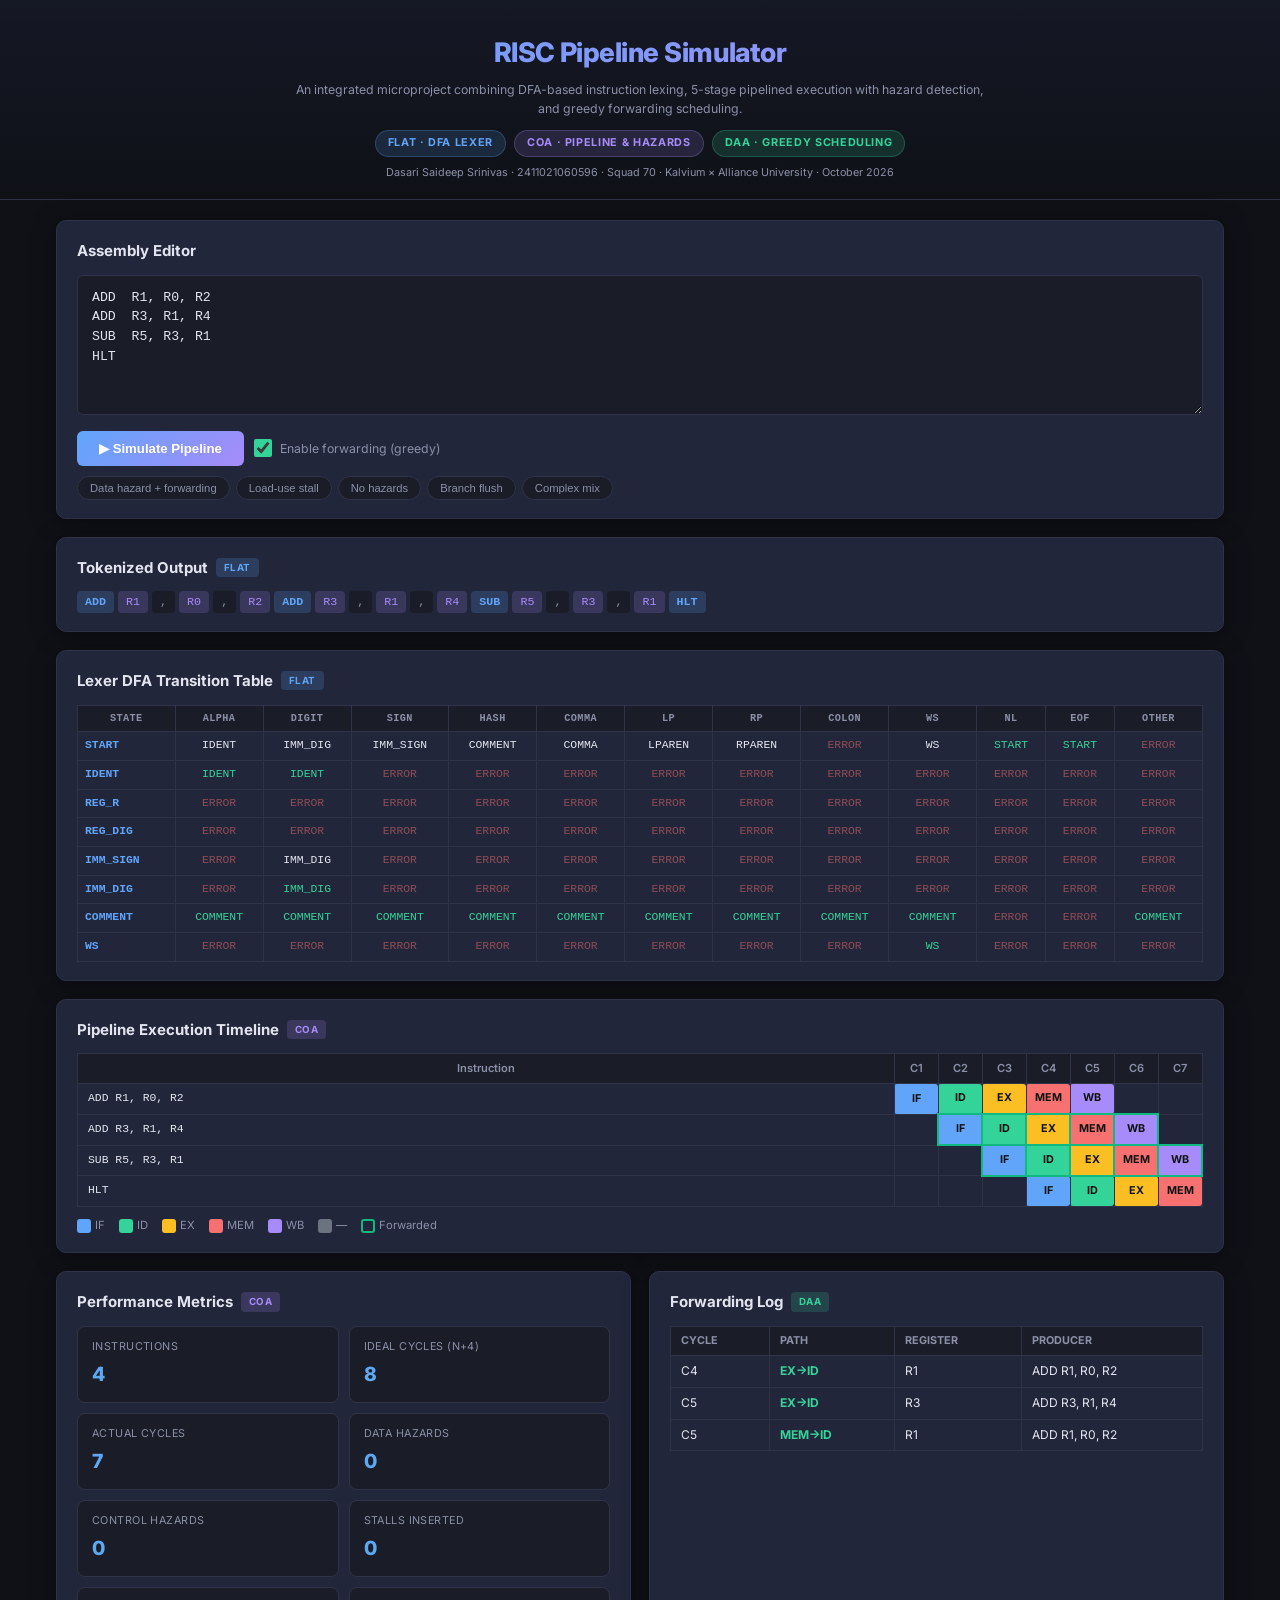
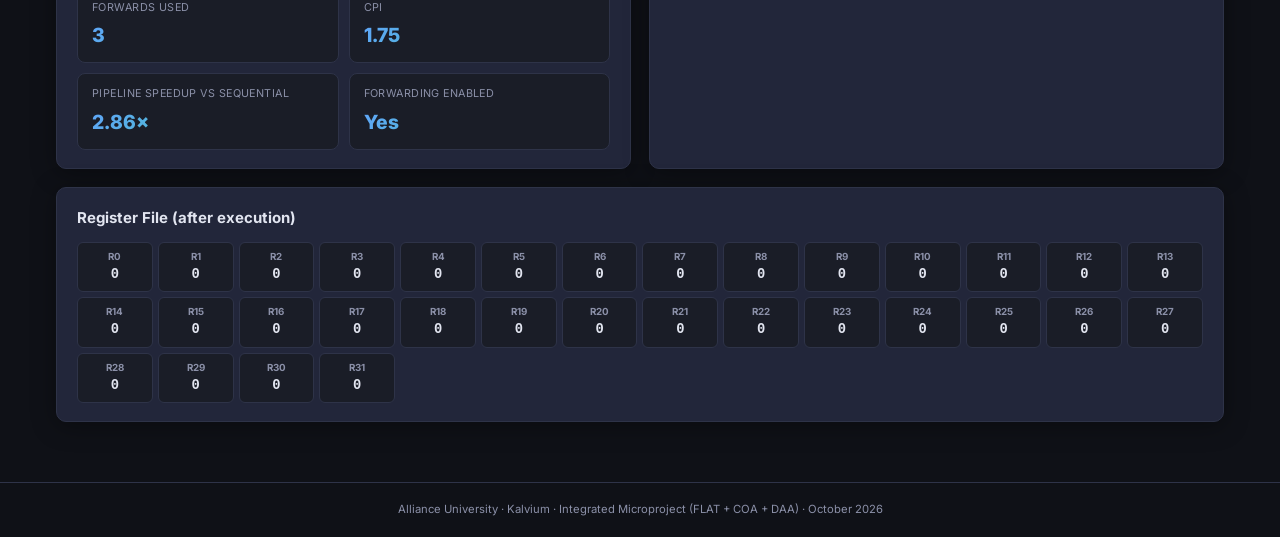
<file: index.html>
<!DOCTYPE html>
<html lang="en">
<head>
  <meta charset="UTF-8" />
  <meta name="viewport" content="width=device-width, initial-scale=1" />
  <meta http-equiv="refresh" content="0; url=personal-integrated-microproject/pipeline-sim/" />
  <title>RISC Pipeline Simulator</title>
  <script>
    window.location.replace("personal-integrated-microproject/pipeline-sim/");
  </script>
</head>
<body>
  <p>Opening the <a href="personal-integrated-microproject/pipeline-sim/">RISC Pipeline Simulator</a>…</p>
</body>
</html>
</file>
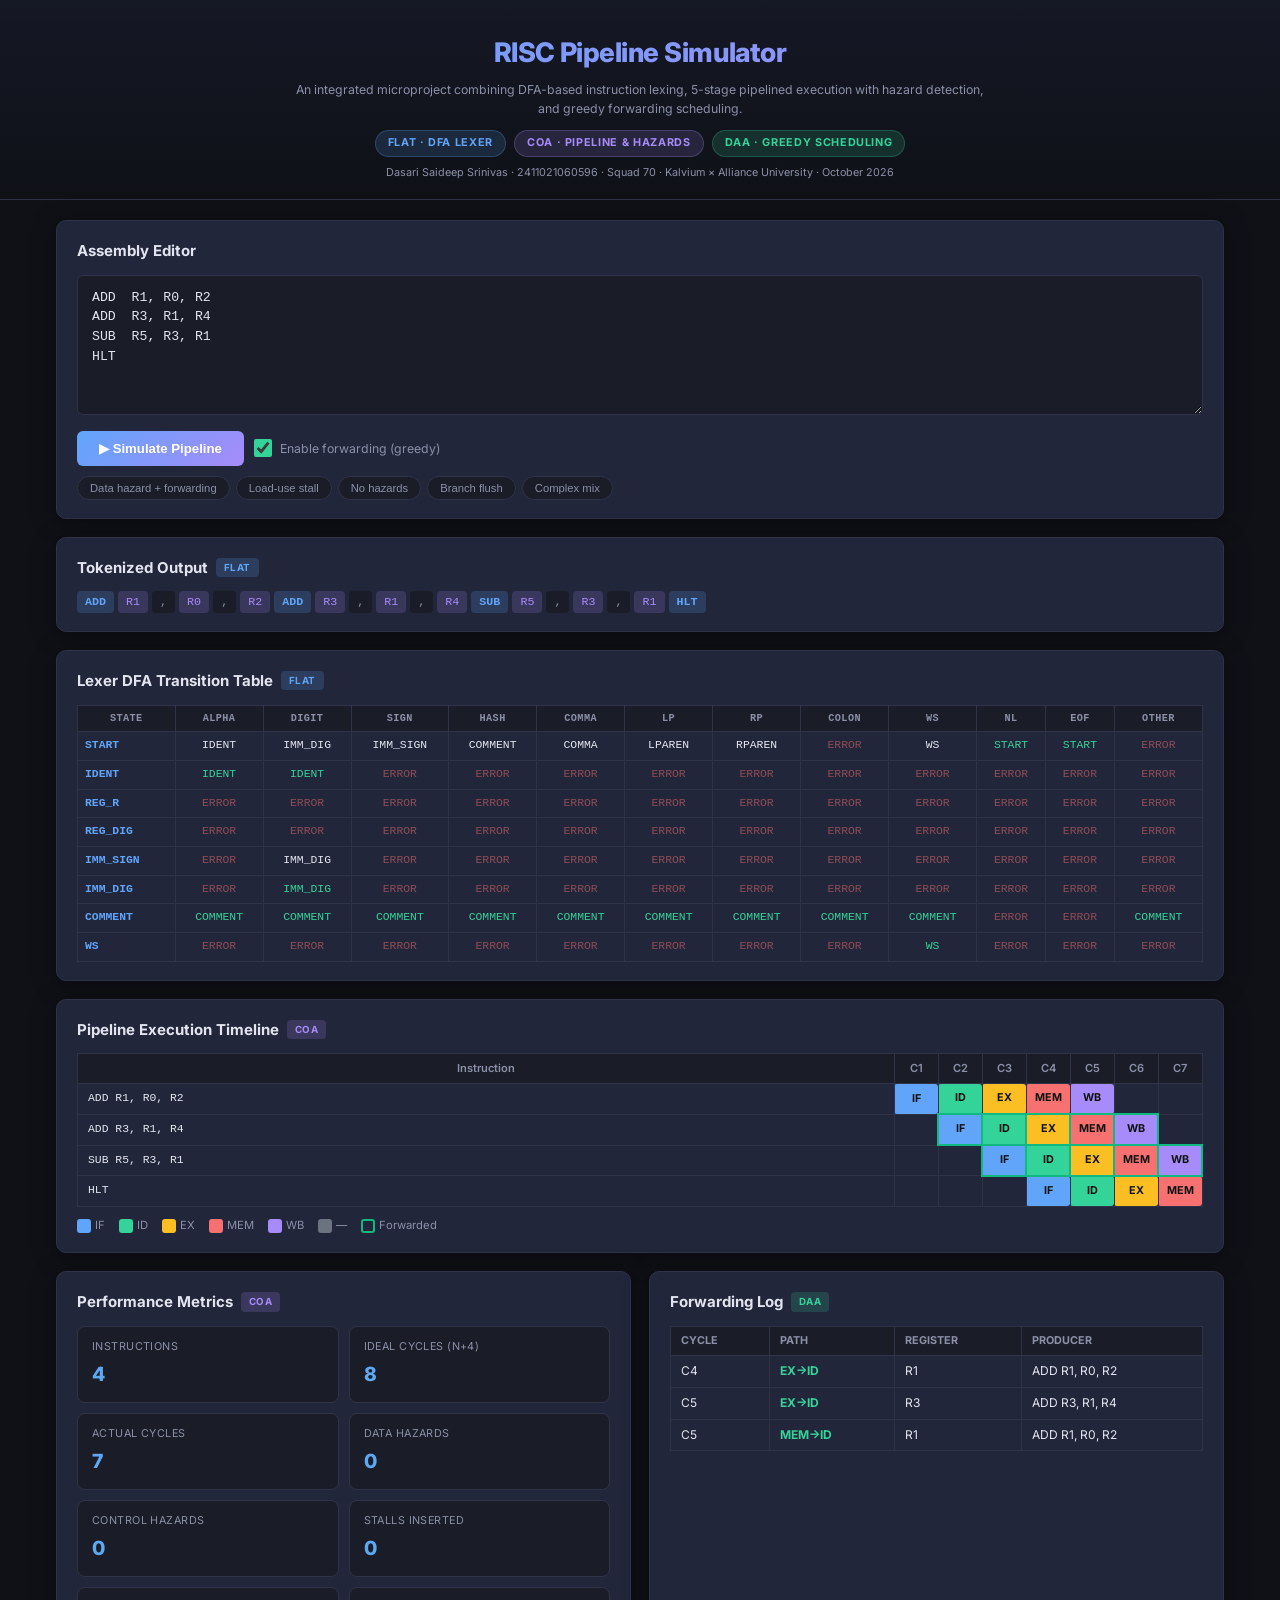
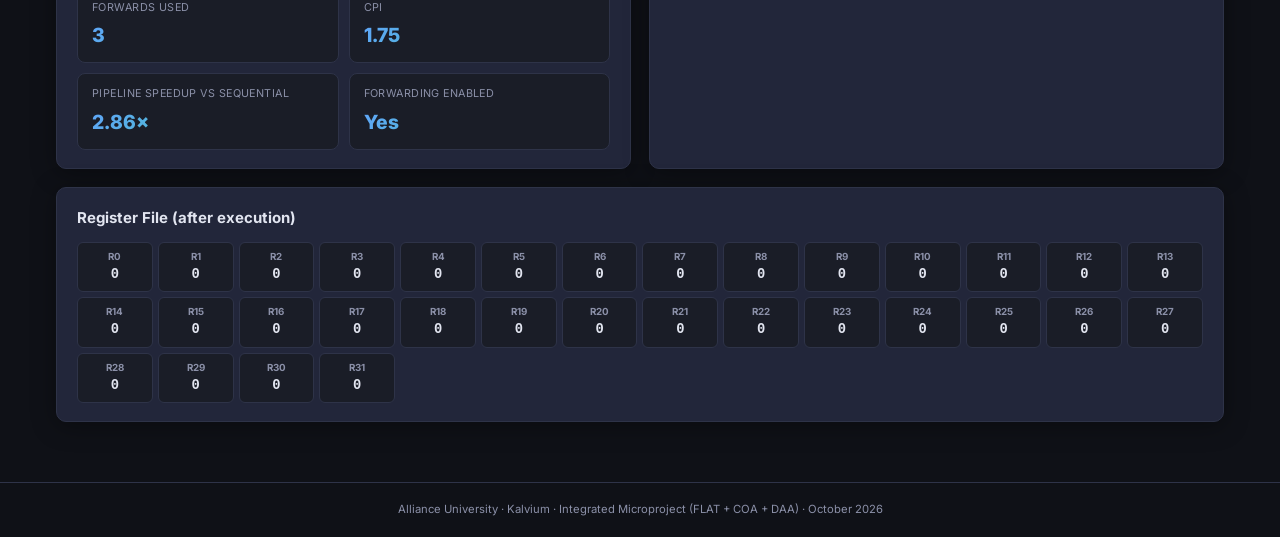
<file: personal-integrated-microproject/pipeline-sim/index.html>
<!DOCTYPE html>
<html lang="en">
<head>
  <meta charset="UTF-8" />
  <meta name="viewport" content="width=device-width, initial-scale=1" />
  <title>RISC Pipeline Simulator | FLAT + COA + DAA Integrated Microproject</title>
  <link rel="preconnect" href="https://fonts.googleapis.com" />
  <link href="https://fonts.googleapis.com/css2?family=Inter:wght@400;600;700;800&display=swap" rel="stylesheet" />
  <link rel="stylesheet" href="css/style.css" />
</head>
<body>
  <header>
    <h1>RISC Pipeline Simulator</h1>
    <p>An integrated microproject combining DFA-based instruction lexing, 5-stage pipelined execution with hazard detection, and greedy forwarding scheduling.</p>
    <div class="badge-row">
      <span class="badge badge-flat">FLAT · DFA Lexer</span>
      <span class="badge badge-coa">COA · Pipeline &amp; Hazards</span>
      <span class="badge badge-daa">DAA · Greedy Scheduling</span>
    </div>
    <p style="margin-top:8px; font-size:.72rem;">Dasari Saideep Srinivas · 2411021060596 · Squad 70 · Kalvium × Alliance University · October 2026</p>
  </header>

  <div class="wrap">

    <!-- ── 1. Code editor ── -->
    <div class="card">
      <h2>Assembly Editor</h2>
      <textarea id="code-input" spellcheck="false" placeholder="Type RISC assembly here..."></textarea>
      <div class="controls">
        <button id="build-btn" type="button">▶ Simulate Pipeline</button>
        <div class="toggle-wrap">
          <input type="checkbox" id="fwd-toggle" checked />
          <label for="fwd-toggle">Enable forwarding (greedy)</label>
        </div>
      </div>
      <div id="example-chips"></div>
    </div>

    <div id="error-bar"></div>

    <!-- ── 2. Tokens (FLAT output) ── -->
    <div class="card">
      <h2>Tokenized Output <span class="tag tag-flat">FLAT</span></h2>
      <div id="token-output"></div>
    </div>

    <!-- ── 3. DFA Table (FLAT) ── -->
    <div class="card">
      <h2>Lexer DFA Transition Table <span class="tag tag-flat">FLAT</span></h2>
      <div class="gantt-wrap">
        <table id="dfa-table"></table>
      </div>
    </div>

    <!-- ── 4. Pipeline Gantt (COA) ── -->
    <div class="card">
      <h2>Pipeline Execution Timeline <span class="tag tag-coa">COA</span></h2>
      <div class="gantt-wrap" id="gantt"></div>
    </div>

    <!-- ── 5. Stats + Forwarding ── -->
    <div class="two-col">
      <div class="card">
        <h2>Performance Metrics <span class="tag tag-coa">COA</span></h2>
        <div id="stats-output"></div>
      </div>
      <div class="card">
        <h2>Forwarding Log <span class="tag tag-daa">DAA</span></h2>
        <div id="fwd-log"></div>
      </div>
    </div>

    <!-- ── 6. Register file ── -->
    <div class="card">
      <h2>Register File (after execution)</h2>
      <div id="reg-file"></div>
    </div>

  </div>

  <footer>Alliance University · Kalvium · Integrated Microproject (FLAT + COA + DAA) · October 2026</footer>

  <script src="js/lexer.js"></script>
  <script src="js/pipeline.js"></script>
  <script src="js/app.js"></script>
</body>
</html>
</file>
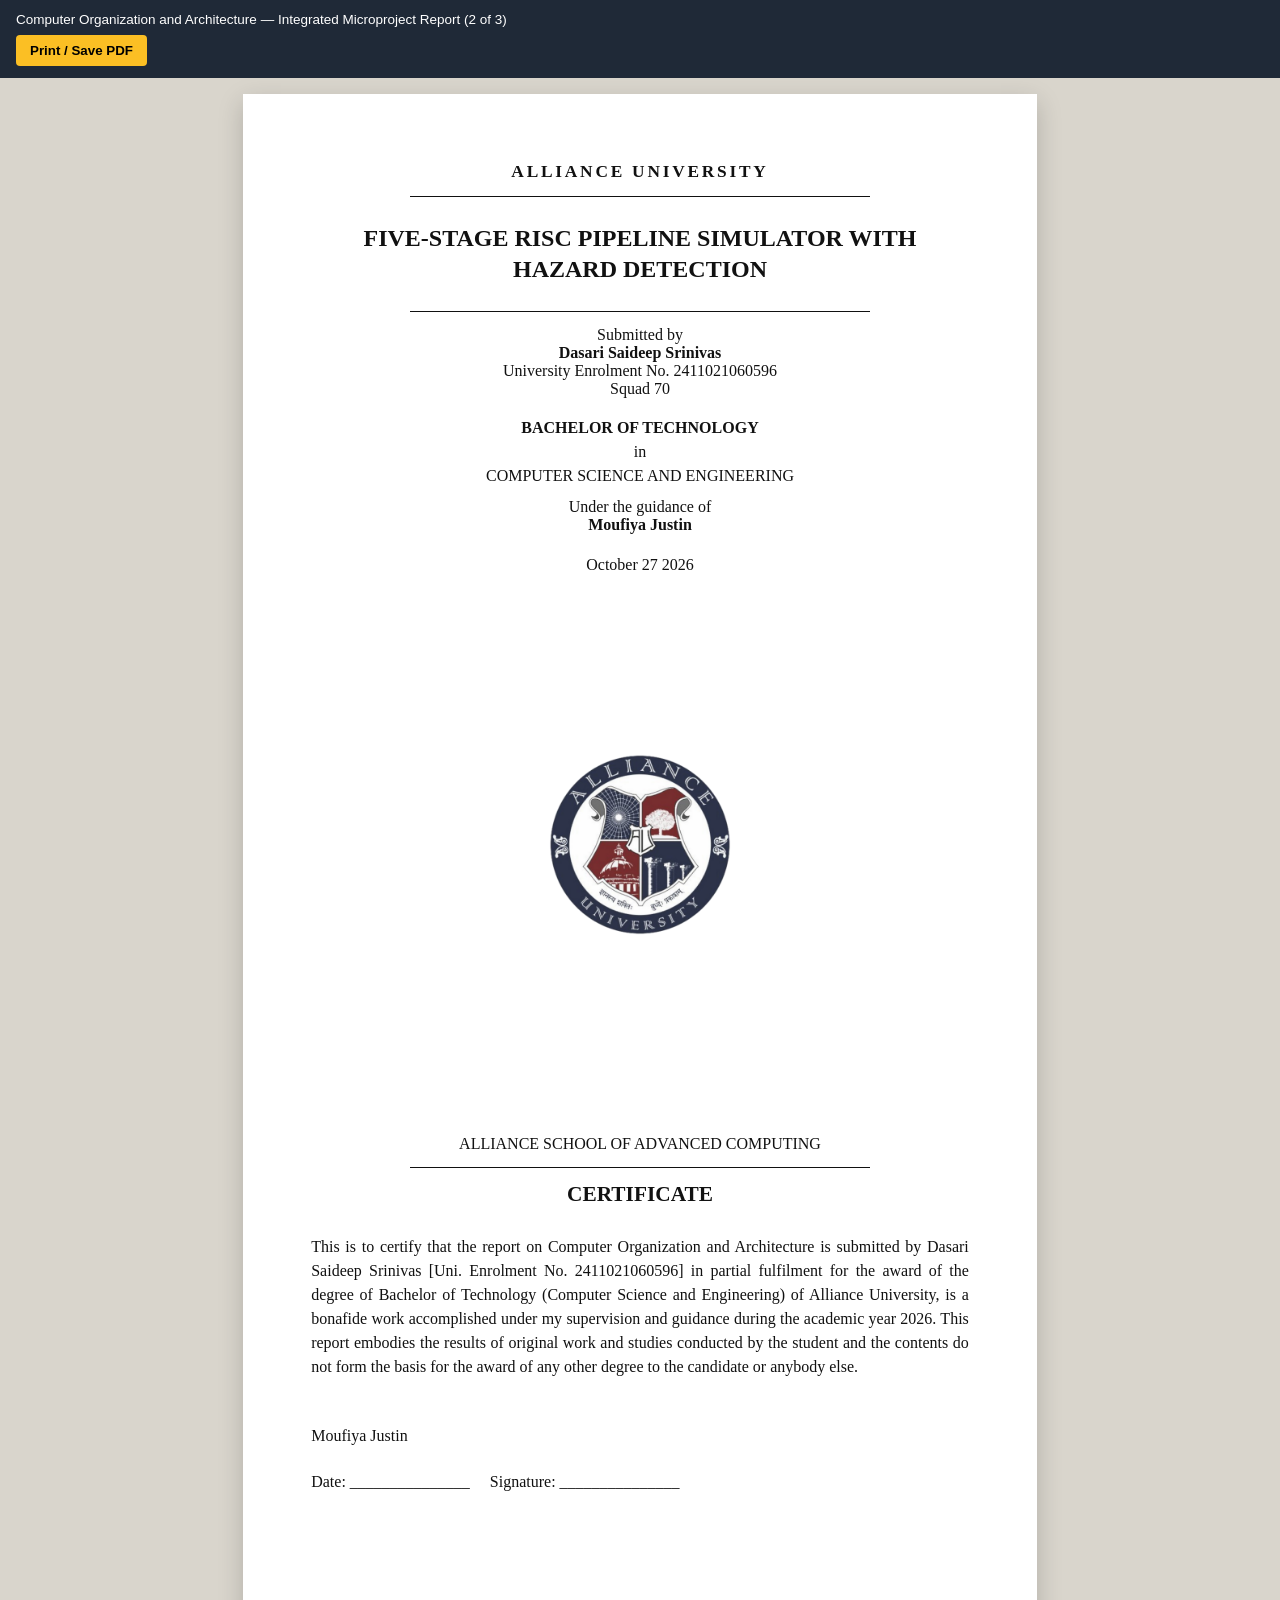
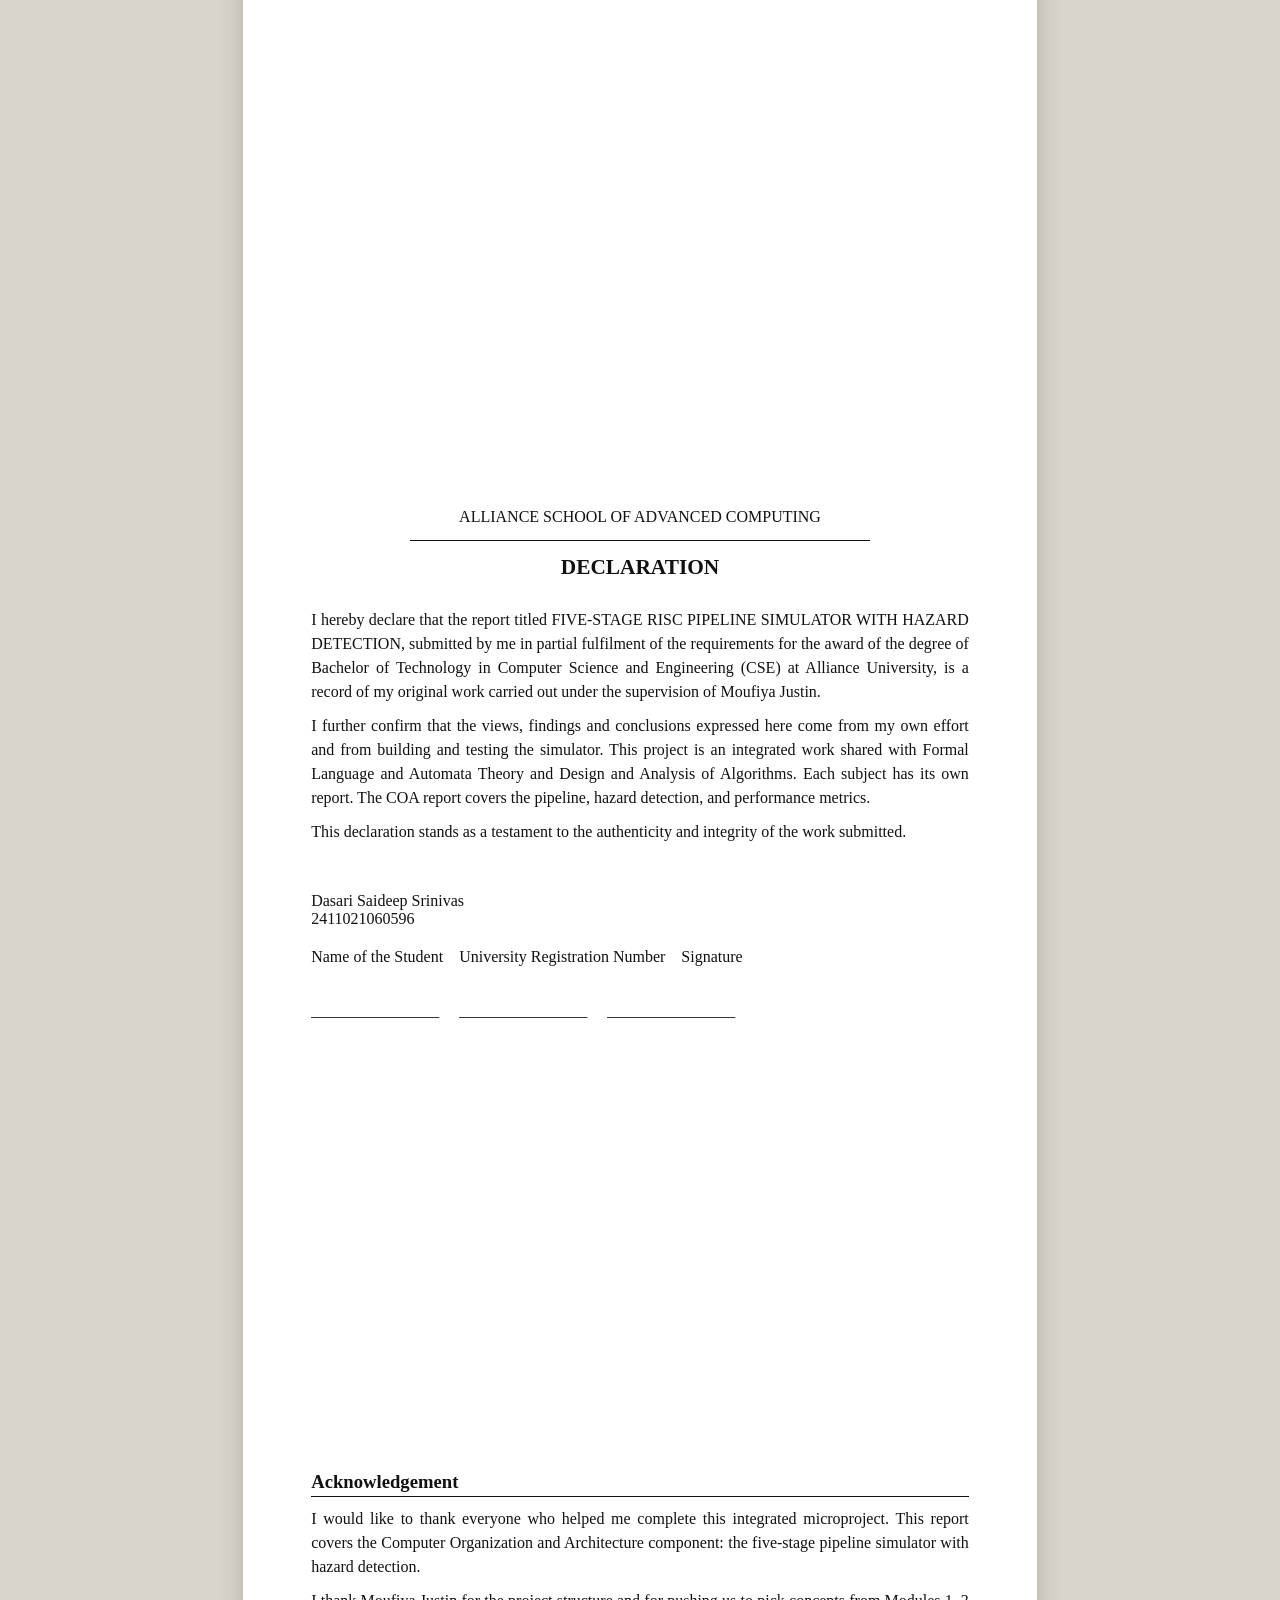
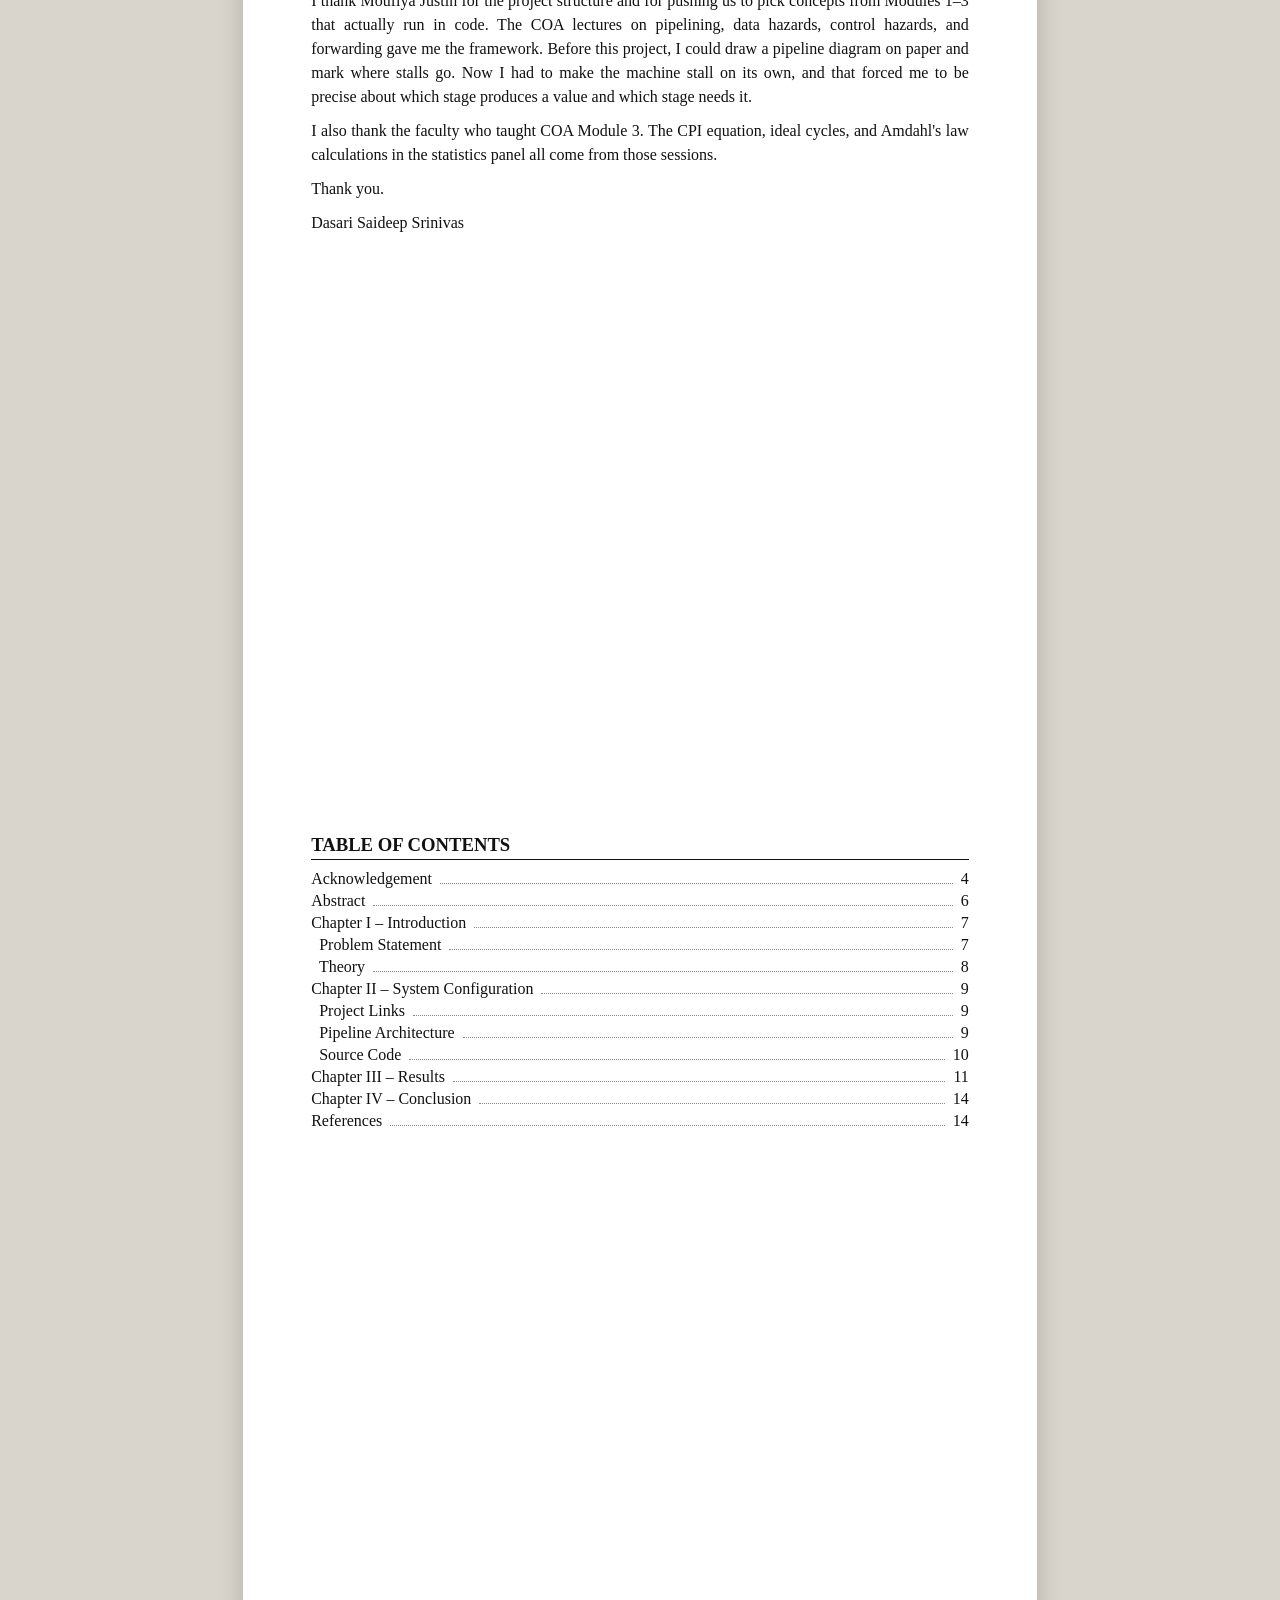
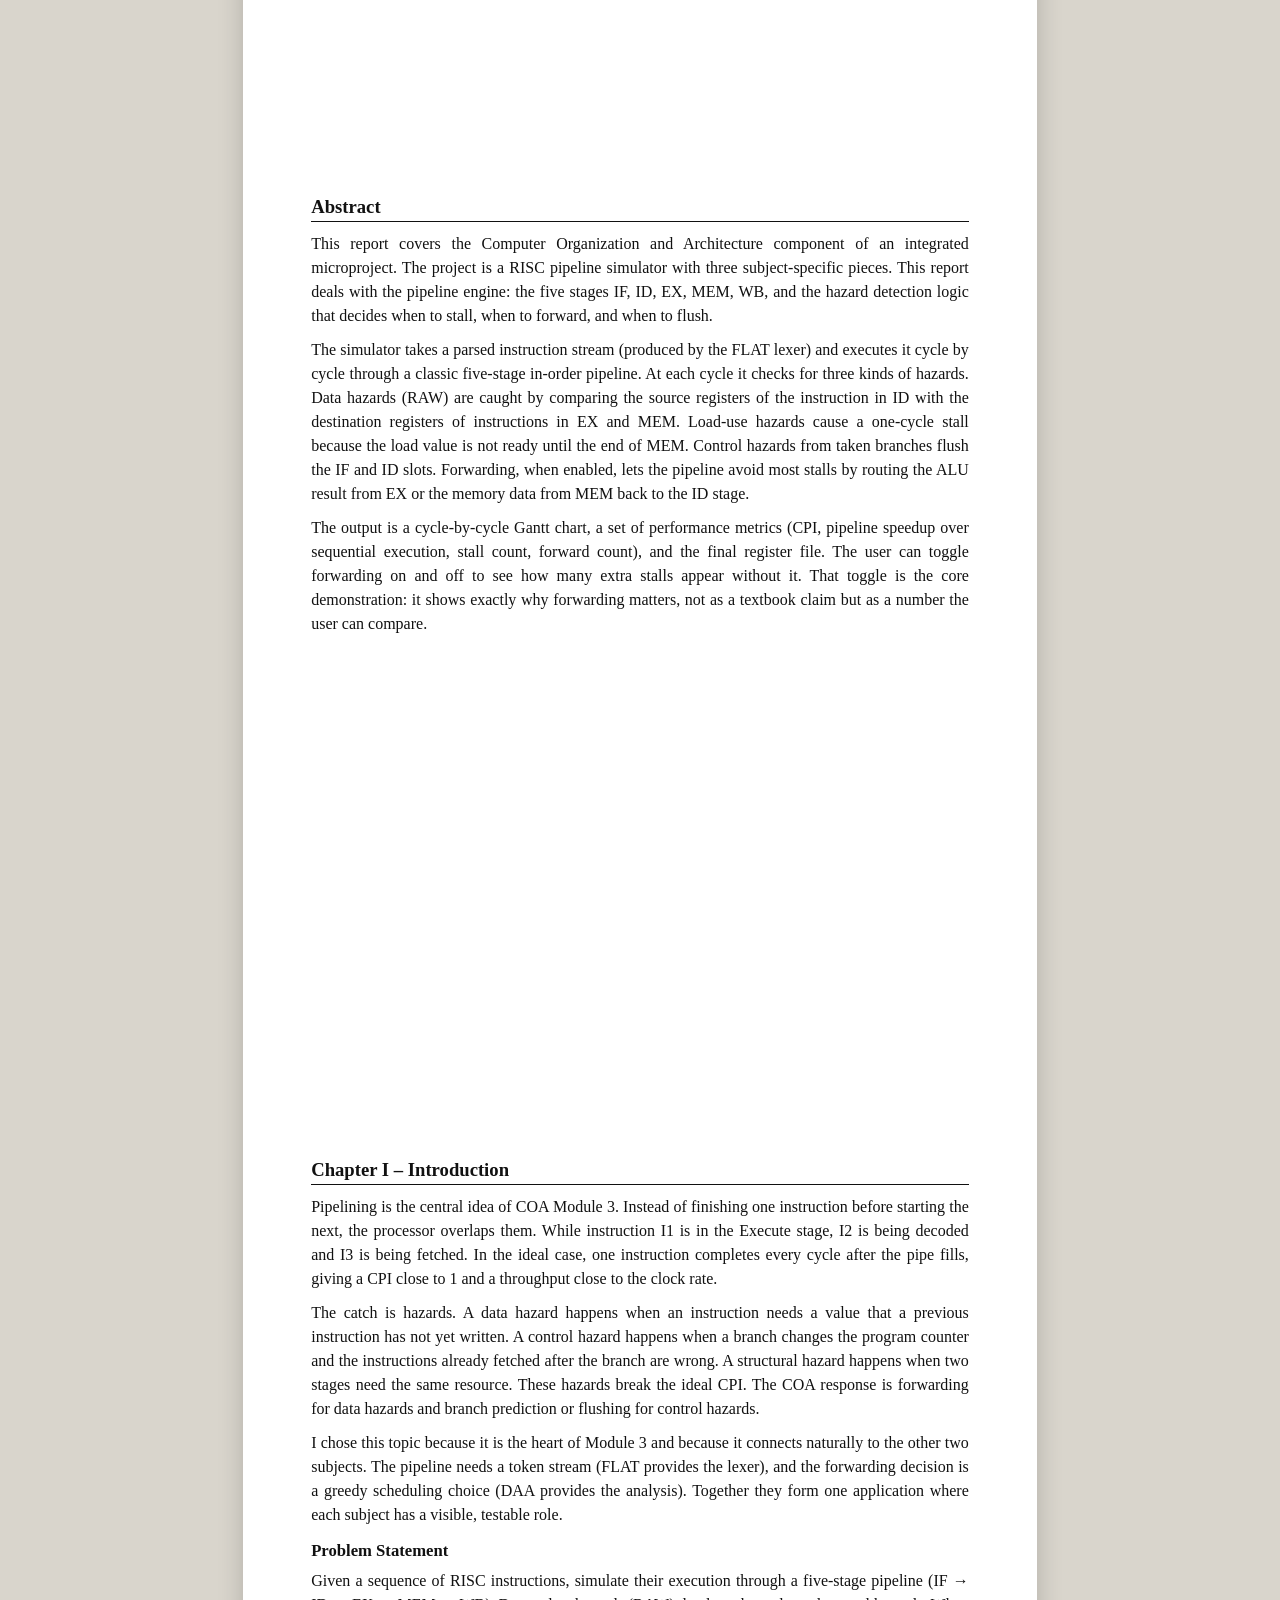
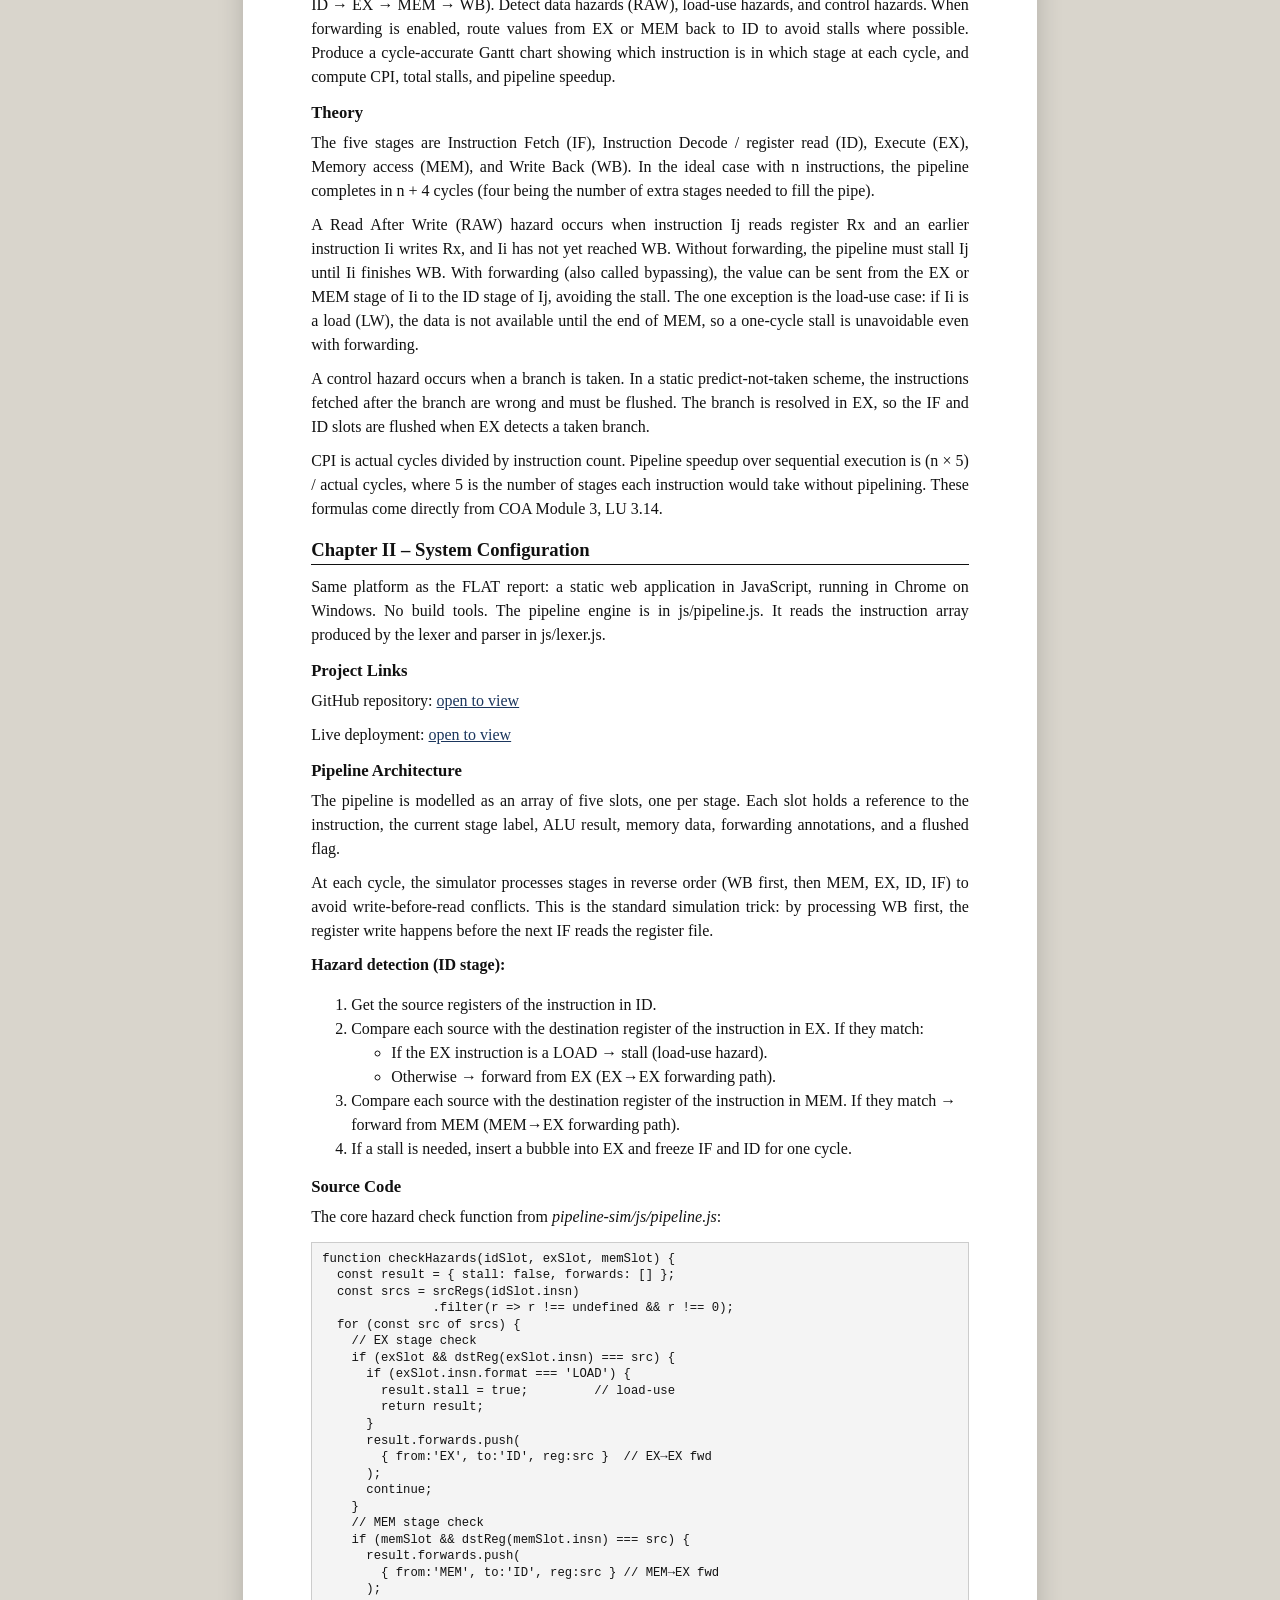
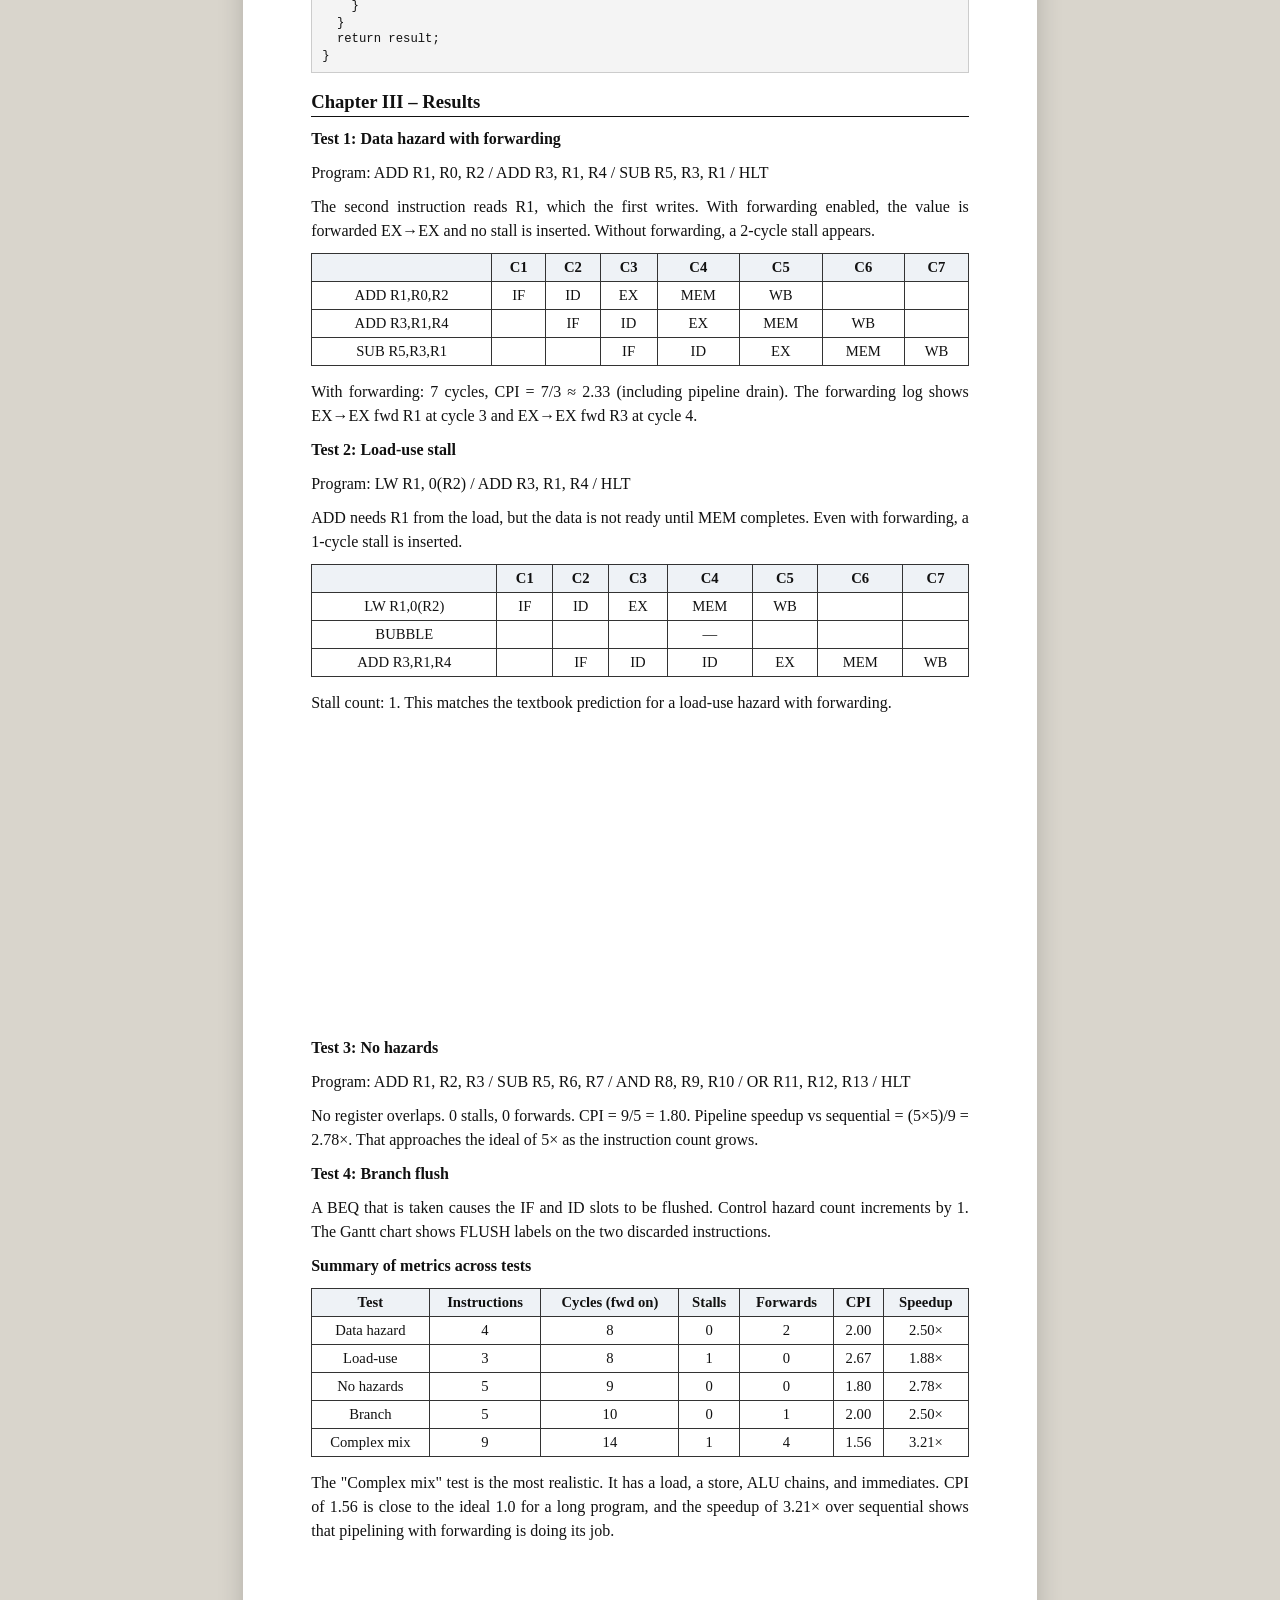
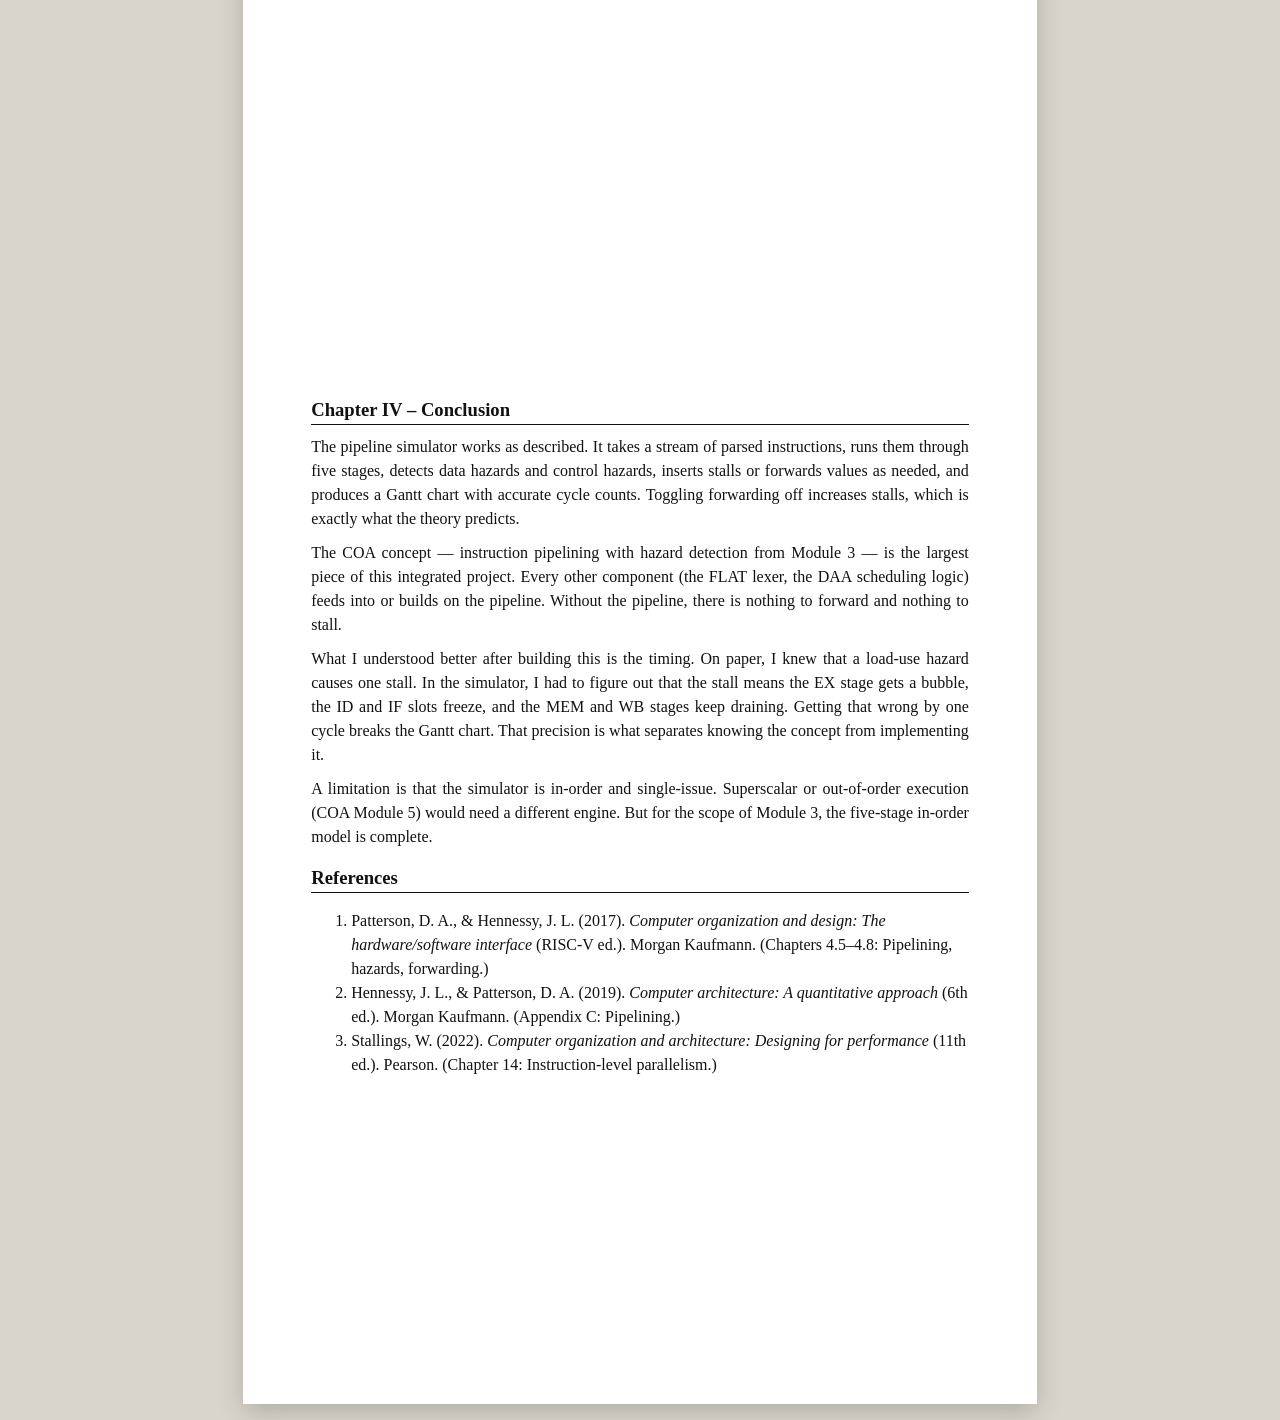
<file: personal-integrated-microproject/report/REPORT-COA.html>
<!DOCTYPE html>
<html lang="en">
<head>
  <meta charset="UTF-8" />
  <meta name="viewport" content="width=device-width, initial-scale=1" />
  <title>COA Report — RISC Pipeline Simulator | Integrated Microproject</title>
  <style>
    :root { --ink:#111; --navy:#1b365d; }
    * { box-sizing: border-box; }
    body { margin: 0; background: #d9d5cc; font-family: "Times New Roman", Times, serif; color: var(--ink); }
    .toolbar {
      position: sticky; top: 0; z-index: 5;
      background: #1f2937; color: #fff;
      font-family: Segoe UI, sans-serif;
      padding: 12px 16px; font-size: 13.5px;
    }
    .toolbar button { margin-top: 8px; background: #fbbf24; border: 0; padding: 8px 14px; font-weight: 700; cursor: pointer; border-radius: 4px; }
    .sheet { width: 210mm; margin: 16px auto; background: #fff; padding: 18mm 18mm 16mm; box-shadow: 0 8px 24px rgba(0,0,0,.18); }
    .page { page-break-after: always; min-height: 250mm; }
    .page:last-child { page-break-after: auto; }
    h1,h2,h3 { margin: 0; }
    p { text-align: justify; font-size: 12pt; line-height: 1.5; margin: 0 0 10px; }
    .cover { text-align: center; display: flex; flex-direction: column; align-items: center; min-height: 250mm; }
    .cover-logo-wrap { flex: 1; display: flex; align-items: center; justify-content: center; width: 100%; margin: 8px 0 0; }
    .cover-logo { width: 48mm; height: 48mm; object-fit: contain; display: block; }
    .uni { font-size: 13pt; letter-spacing: .16em; font-weight: 700; }
    .school { margin-top: 4px; font-size: 12pt; }
    .rule { width: 70%; height: 1px; background: #111; margin: 14px auto; }
    .cover h1 { font-size: 18pt; margin: 12px 0; max-width: 90%; line-height: 1.3; }
    .meta { margin-top: auto; text-align: left; width: 78%; font-size: 12pt; line-height: 1.7; }
    .center-block { text-align: center; margin-top: 28px; }
    .sign { margin-top: 48px; text-align: left; width: 70%; }
    h2.ch { font-size: 14pt; margin: 18px 0 10px; border-bottom: 1px solid #111; padding-bottom: 3px; }
    h3 { font-size: 12.5pt; margin: 14px 0 8px; }
    ol, ul { font-size: 12pt; line-height: 1.5; }
    pre { background: #f4f4f4; border: 1px solid #ccc; padding: 8px 10px; font-size: 9.2pt; line-height: 1.35; overflow: hidden; font-family: Consolas, "Courier New", monospace; }
    a { color: #1b365d; }
    table { border-collapse: collapse; width: 100%; font-size: 11pt; margin: 8px 0 14px; }
    th, td { border: 1px solid #333; padding: 5px 7px; text-align: center; }
    th { background: #eef2f6; }
    .toc div { display: flex; font-size: 12pt; margin: 4px 0; }
    .toc .d { flex: 1; border-bottom: 1px dotted #888; margin: 0 8px 4px; }
    @page { size: A4; margin: 16mm; }
    @media print {
      body { background: #fff; }
      .toolbar { display: none !important; }
      .sheet { width: auto; margin: 0; box-shadow: none; padding: 0; }
      .page { min-height: auto; }
      .cover { min-height: 250mm; }
      .cover-logo { -webkit-print-color-adjust: exact; print-color-adjust: exact; }
    }
  </style>
</head>
<body>
  <div class="toolbar">
    Computer Organization and Architecture — Integrated Microproject Report (2 of 3)
    <br /><button type="button" onclick="window.print()">Print / Save PDF</button>
  </div>

  <div class="sheet">
    <!-- ── COVER ── -->
    <section class="page cover">
      <div class="uni">ALLIANCE UNIVERSITY</div>
      <div class="rule"></div>
      <h1>FIVE-STAGE RISC PIPELINE SIMULATOR WITH HAZARD DETECTION</h1>
      <div class="rule"></div>
      <div>
        Submitted by<br /><b>Dasari Saideep Srinivas</b><br />
        University Enrolment No. 2411021060596<br />
        Squad 70
      </div>
      <p style="text-align:center; margin-top:18px;"><b>BACHELOR OF TECHNOLOGY</b><br />in<br />COMPUTER SCIENCE AND ENGINEERING</p>
      <div>Under the guidance of<br /><b>Moufiya Justin</b></div>
      <div style="margin-top:22px;">October 27 2026</div>
      <div class="cover-logo-wrap">
        <img class="cover-logo" src="alliance-logo.png" alt="Alliance University emblem" />
      </div>
    </section>

    <!-- ── CERTIFICATE ── -->
    <section class="page">
      <div class="center-block">
        <div class="school">ALLIANCE SCHOOL OF ADVANCED COMPUTING</div>
        <div class="rule"></div>
        <h1 style="font-size:16pt;">CERTIFICATE</h1>
      </div>
      <p style="margin-top:28px;">This is to certify that the report on Computer Organization and Architecture is submitted by Dasari Saideep Srinivas [Uni. Enrolment No. 2411021060596] in partial fulfilment for the award of the degree of Bachelor of Technology (Computer Science and Engineering) of Alliance University, is a bonafide work accomplished under my supervision and guidance during the academic year 2026. This report embodies the results of original work and studies conducted by the student and the contents do not form the basis for the award of any other degree to the candidate or anybody else.</p>
      <div class="sign">
        <div>Moufiya Justin</div>
        <div style="margin-top:28px;">Date: _______________ &nbsp;&nbsp;&nbsp; Signature: _______________</div>
      </div>
    </section>

    <!-- ── DECLARATION ── -->
    <section class="page">
      <div class="center-block">
        <div class="school">ALLIANCE SCHOOL OF ADVANCED COMPUTING</div>
        <div class="rule"></div>
        <h1 style="font-size:16pt;">DECLARATION</h1>
      </div>
      <p style="margin-top:28px;">I hereby declare that the report titled FIVE-STAGE RISC PIPELINE SIMULATOR WITH HAZARD DETECTION, submitted by me in partial fulfilment of the requirements for the award of the degree of Bachelor of Technology in Computer Science and Engineering (CSE) at Alliance University, is a record of my original work carried out under the supervision of Moufiya Justin.</p>
      <p>I further confirm that the views, findings and conclusions expressed here come from my own effort and from building and testing the simulator. This project is an integrated work shared with Formal Language and Automata Theory and Design and Analysis of Algorithms. Each subject has its own report. The COA report covers the pipeline, hazard detection, and performance metrics.</p>
      <p>This declaration stands as a testament to the authenticity and integrity of the work submitted.</p>
      <div class="sign">
        <div>Dasari Saideep Srinivas</div>
        <div>2411021060596</div>
        <div style="margin-top:20px;">Name of the Student &nbsp;&nbsp; University Registration Number &nbsp;&nbsp; Signature</div>
        <div style="margin-top:36px;">________________ &nbsp;&nbsp;&nbsp; ________________ &nbsp;&nbsp;&nbsp; ________________</div>
      </div>
    </section>

    <!-- ── ACKNOWLEDGEMENT ── -->
    <section class="page">
      <h2 class="ch">Acknowledgement</h2>
      <p>I would like to thank everyone who helped me complete this integrated microproject. This report covers the Computer Organization and Architecture component: the five-stage pipeline simulator with hazard detection.</p>
      <p>I thank Moufiya Justin for the project structure and for pushing us to pick concepts from Modules 1–3 that actually run in code. The COA lectures on pipelining, data hazards, control hazards, and forwarding gave me the framework. Before this project, I could draw a pipeline diagram on paper and mark where stalls go. Now I had to make the machine stall on its own, and that forced me to be precise about which stage produces a value and which stage needs it.</p>
      <p>I also thank the faculty who taught COA Module 3. The CPI equation, ideal cycles, and Amdahl's law calculations in the statistics panel all come from those sessions.</p>
      <p>Thank you.</p>
      <p>Dasari Saideep Srinivas</p>
    </section>

    <!-- ── TABLE OF CONTENTS ── -->
    <section class="page">
      <h2 class="ch">TABLE OF CONTENTS</h2>
      <div class="toc">
        <div>Acknowledgement <span class="d"></span> 4</div>
        <div>Abstract <span class="d"></span> 6</div>
        <div>Chapter I – Introduction <span class="d"></span> 7</div>
        <div>&nbsp;&nbsp;Problem Statement <span class="d"></span> 7</div>
        <div>&nbsp;&nbsp;Theory <span class="d"></span> 8</div>
        <div>Chapter II – System Configuration <span class="d"></span> 9</div>
        <div>&nbsp;&nbsp;Project Links <span class="d"></span> 9</div>
        <div>&nbsp;&nbsp;Pipeline Architecture <span class="d"></span> 9</div>
        <div>&nbsp;&nbsp;Source Code <span class="d"></span> 10</div>
        <div>Chapter III – Results <span class="d"></span> 11</div>
        <div>Chapter IV – Conclusion <span class="d"></span> 14</div>
        <div>References <span class="d"></span> 14</div>
      </div>
    </section>

    <!-- ── ABSTRACT ── -->
    <section class="page">
      <h2 class="ch">Abstract</h2>
      <p>This report covers the Computer Organization and Architecture component of an integrated microproject. The project is a RISC pipeline simulator with three subject-specific pieces. This report deals with the pipeline engine: the five stages IF, ID, EX, MEM, WB, and the hazard detection logic that decides when to stall, when to forward, and when to flush.</p>
      <p>The simulator takes a parsed instruction stream (produced by the FLAT lexer) and executes it cycle by cycle through a classic five-stage in-order pipeline. At each cycle it checks for three kinds of hazards. Data hazards (RAW) are caught by comparing the source registers of the instruction in ID with the destination registers of instructions in EX and MEM. Load-use hazards cause a one-cycle stall because the load value is not ready until the end of MEM. Control hazards from taken branches flush the IF and ID slots. Forwarding, when enabled, lets the pipeline avoid most stalls by routing the ALU result from EX or the memory data from MEM back to the ID stage.</p>
      <p>The output is a cycle-by-cycle Gantt chart, a set of performance metrics (CPI, pipeline speedup over sequential execution, stall count, forward count), and the final register file. The user can toggle forwarding on and off to see how many extra stalls appear without it. That toggle is the core demonstration: it shows exactly why forwarding matters, not as a textbook claim but as a number the user can compare.</p>
    </section>

    <!-- ── CHAPTER I ── -->
    <section class="page">
      <h2 class="ch">Chapter I – Introduction</h2>
      <p>Pipelining is the central idea of COA Module 3. Instead of finishing one instruction before starting the next, the processor overlaps them. While instruction I1 is in the Execute stage, I2 is being decoded and I3 is being fetched. In the ideal case, one instruction completes every cycle after the pipe fills, giving a CPI close to 1 and a throughput close to the clock rate.</p>
      <p>The catch is hazards. A data hazard happens when an instruction needs a value that a previous instruction has not yet written. A control hazard happens when a branch changes the program counter and the instructions already fetched after the branch are wrong. A structural hazard happens when two stages need the same resource. These hazards break the ideal CPI. The COA response is forwarding for data hazards and branch prediction or flushing for control hazards.</p>
      <p>I chose this topic because it is the heart of Module 3 and because it connects naturally to the other two subjects. The pipeline needs a token stream (FLAT provides the lexer), and the forwarding decision is a greedy scheduling choice (DAA provides the analysis). Together they form one application where each subject has a visible, testable role.</p>

      <h3>Problem Statement</h3>
      <p>Given a sequence of RISC instructions, simulate their execution through a five-stage pipeline (IF → ID → EX → MEM → WB). Detect data hazards (RAW), load-use hazards, and control hazards. When forwarding is enabled, route values from EX or MEM back to ID to avoid stalls where possible. Produce a cycle-accurate Gantt chart showing which instruction is in which stage at each cycle, and compute CPI, total stalls, and pipeline speedup.</p>

      <h3>Theory</h3>
      <p>The five stages are Instruction Fetch (IF), Instruction Decode / register read (ID), Execute (EX), Memory access (MEM), and Write Back (WB). In the ideal case with n instructions, the pipeline completes in n + 4 cycles (four being the number of extra stages needed to fill the pipe).</p>
      <p>A Read After Write (RAW) hazard occurs when instruction Ij reads register Rx and an earlier instruction Ii writes Rx, and Ii has not yet reached WB. Without forwarding, the pipeline must stall Ij until Ii finishes WB. With forwarding (also called bypassing), the value can be sent from the EX or MEM stage of Ii to the ID stage of Ij, avoiding the stall. The one exception is the load-use case: if Ii is a load (LW), the data is not available until the end of MEM, so a one-cycle stall is unavoidable even with forwarding.</p>
      <p>A control hazard occurs when a branch is taken. In a static predict-not-taken scheme, the instructions fetched after the branch are wrong and must be flushed. The branch is resolved in EX, so the IF and ID slots are flushed when EX detects a taken branch.</p>
      <p>CPI is actual cycles divided by instruction count. Pipeline speedup over sequential execution is (n × 5) / actual cycles, where 5 is the number of stages each instruction would take without pipelining. These formulas come directly from COA Module 3, LU 3.14.</p>
    </section>

    <!-- ── CHAPTER II ── -->
    <section class="page">
      <h2 class="ch">Chapter II – System Configuration</h2>
      <p>Same platform as the FLAT report: a static web application in JavaScript, running in Chrome on Windows. No build tools. The pipeline engine is in js/pipeline.js. It reads the instruction array produced by the lexer and parser in js/lexer.js.</p>
      <h3>Project Links</h3>
      <p>GitHub repository: <a href="https://github.com/dasarisaideep30/MicroProject">open to view</a></p>
      <p>Live deployment: <a href="https://dasarisaideepmicroproject.netlify.app/">open to view</a></p>

      <h3>Pipeline Architecture</h3>
      <p>The pipeline is modelled as an array of five slots, one per stage. Each slot holds a reference to the instruction, the current stage label, ALU result, memory data, forwarding annotations, and a flushed flag.</p>
      <p>At each cycle, the simulator processes stages in reverse order (WB first, then MEM, EX, ID, IF) to avoid write-before-read conflicts. This is the standard simulation trick: by processing WB first, the register write happens before the next IF reads the register file.</p>
      <p><b>Hazard detection (ID stage):</b></p>
      <ol>
        <li>Get the source registers of the instruction in ID.</li>
        <li>Compare each source with the destination register of the instruction in EX. If they match:
          <ul>
            <li>If the EX instruction is a LOAD → stall (load-use hazard).</li>
            <li>Otherwise → forward from EX (EX→EX forwarding path).</li>
          </ul>
        </li>
        <li>Compare each source with the destination register of the instruction in MEM. If they match → forward from MEM (MEM→EX forwarding path).</li>
        <li>If a stall is needed, insert a bubble into EX and freeze IF and ID for one cycle.</li>
      </ol>

      <h3>Source Code</h3>
      <p>The core hazard check function from <i>pipeline-sim/js/pipeline.js</i>:</p>
<pre>function checkHazards(idSlot, exSlot, memSlot) {
  const result = { stall: false, forwards: [] };
  const srcs = srcRegs(idSlot.insn)
               .filter(r => r !== undefined && r !== 0);
  for (const src of srcs) {
    // EX stage check
    if (exSlot && dstReg(exSlot.insn) === src) {
      if (exSlot.insn.format === 'LOAD') {
        result.stall = true;         // load-use
        return result;
      }
      result.forwards.push(
        { from:'EX', to:'ID', reg:src }  // EX→EX fwd
      );
      continue;
    }
    // MEM stage check
    if (memSlot && dstReg(memSlot.insn) === src) {
      result.forwards.push(
        { from:'MEM', to:'ID', reg:src } // MEM→EX fwd
      );
    }
  }
  return result;
}</pre>
    </section>

    <!-- ── CHAPTER III ── -->
    <section class="page">
      <h2 class="ch">Chapter III – Results</h2>
      <p><b>Test 1: Data hazard with forwarding</b></p>
      <p>Program: ADD R1, R0, R2 / ADD R3, R1, R4 / SUB R5, R3, R1 / HLT</p>
      <p>The second instruction reads R1, which the first writes. With forwarding enabled, the value is forwarded EX→EX and no stall is inserted. Without forwarding, a 2-cycle stall appears.</p>
      <table>
        <tr><th></th><th>C1</th><th>C2</th><th>C3</th><th>C4</th><th>C5</th><th>C6</th><th>C7</th></tr>
        <tr><td>ADD R1,R0,R2</td><td>IF</td><td>ID</td><td>EX</td><td>MEM</td><td>WB</td><td></td><td></td></tr>
        <tr><td>ADD R3,R1,R4</td><td></td><td>IF</td><td>ID</td><td>EX</td><td>MEM</td><td>WB</td><td></td></tr>
        <tr><td>SUB R5,R3,R1</td><td></td><td></td><td>IF</td><td>ID</td><td>EX</td><td>MEM</td><td>WB</td></tr>
      </table>
      <p>With forwarding: 7 cycles, CPI = 7/3 ≈ 2.33 (including pipeline drain). The forwarding log shows EX→EX fwd R1 at cycle 3 and EX→EX fwd R3 at cycle 4.</p>

      <p><b>Test 2: Load-use stall</b></p>
      <p>Program: LW R1, 0(R2) / ADD R3, R1, R4 / HLT</p>
      <p>ADD needs R1 from the load, but the data is not ready until MEM completes. Even with forwarding, a 1-cycle stall is inserted.</p>
      <table>
        <tr><th></th><th>C1</th><th>C2</th><th>C3</th><th>C4</th><th>C5</th><th>C6</th><th>C7</th></tr>
        <tr><td>LW R1,0(R2)</td><td>IF</td><td>ID</td><td>EX</td><td>MEM</td><td>WB</td><td></td><td></td></tr>
        <tr><td>BUBBLE</td><td></td><td></td><td></td><td>—</td><td></td><td></td><td></td></tr>
        <tr><td>ADD R3,R1,R4</td><td></td><td>IF</td><td>ID</td><td>ID</td><td>EX</td><td>MEM</td><td>WB</td></tr>
      </table>
      <p>Stall count: 1. This matches the textbook prediction for a load-use hazard with forwarding.</p>
    </section>

    <section class="page">
      <p><b>Test 3: No hazards</b></p>
      <p>Program: ADD R1, R2, R3 / SUB R5, R6, R7 / AND R8, R9, R10 / OR R11, R12, R13 / HLT</p>
      <p>No register overlaps. 0 stalls, 0 forwards. CPI = 9/5 = 1.80. Pipeline speedup vs sequential = (5×5)/9 = 2.78×. That approaches the ideal of 5× as the instruction count grows.</p>

      <p><b>Test 4: Branch flush</b></p>
      <p>A BEQ that is taken causes the IF and ID slots to be flushed. Control hazard count increments by 1. The Gantt chart shows FLUSH labels on the two discarded instructions.</p>

      <p><b>Summary of metrics across tests</b></p>
      <table>
        <tr><th>Test</th><th>Instructions</th><th>Cycles (fwd on)</th><th>Stalls</th><th>Forwards</th><th>CPI</th><th>Speedup</th></tr>
        <tr><td>Data hazard</td><td>4</td><td>8</td><td>0</td><td>2</td><td>2.00</td><td>2.50×</td></tr>
        <tr><td>Load-use</td><td>3</td><td>8</td><td>1</td><td>0</td><td>2.67</td><td>1.88×</td></tr>
        <tr><td>No hazards</td><td>5</td><td>9</td><td>0</td><td>0</td><td>1.80</td><td>2.78×</td></tr>
        <tr><td>Branch</td><td>5</td><td>10</td><td>0</td><td>1</td><td>2.00</td><td>2.50×</td></tr>
        <tr><td>Complex mix</td><td>9</td><td>14</td><td>1</td><td>4</td><td>1.56</td><td>3.21×</td></tr>
      </table>
      <p>The "Complex mix" test is the most realistic. It has a load, a store, ALU chains, and immediates. CPI of 1.56 is close to the ideal 1.0 for a long program, and the speedup of 3.21× over sequential shows that pipelining with forwarding is doing its job.</p>
    </section>

    <!-- ── CHAPTER IV ── -->
    <section class="page">
      <h2 class="ch">Chapter IV – Conclusion</h2>
      <p>The pipeline simulator works as described. It takes a stream of parsed instructions, runs them through five stages, detects data hazards and control hazards, inserts stalls or forwards values as needed, and produces a Gantt chart with accurate cycle counts. Toggling forwarding off increases stalls, which is exactly what the theory predicts.</p>
      <p>The COA concept — instruction pipelining with hazard detection from Module 3 — is the largest piece of this integrated project. Every other component (the FLAT lexer, the DAA scheduling logic) feeds into or builds on the pipeline. Without the pipeline, there is nothing to forward and nothing to stall.</p>
      <p>What I understood better after building this is the timing. On paper, I knew that a load-use hazard causes one stall. In the simulator, I had to figure out that the stall means the EX stage gets a bubble, the ID and IF slots freeze, and the MEM and WB stages keep draining. Getting that wrong by one cycle breaks the Gantt chart. That precision is what separates knowing the concept from implementing it.</p>
      <p>A limitation is that the simulator is in-order and single-issue. Superscalar or out-of-order execution (COA Module 5) would need a different engine. But for the scope of Module 3, the five-stage in-order model is complete.</p>

      <h2 class="ch">References</h2>
      <ol>
        <li>Patterson, D. A., &amp; Hennessy, J. L. (2017). <i>Computer organization and design: The hardware/software interface</i> (RISC-V ed.). Morgan Kaufmann. (Chapters 4.5–4.8: Pipelining, hazards, forwarding.)</li>
        <li>Hennessy, J. L., &amp; Patterson, D. A. (2019). <i>Computer architecture: A quantitative approach</i> (6th ed.). Morgan Kaufmann. (Appendix C: Pipelining.)</li>
        <li>Stallings, W. (2022). <i>Computer organization and architecture: Designing for performance</i> (11th ed.). Pearson. (Chapter 14: Instruction-level parallelism.)</li>
      </ol>
    </section>
  </div>
</body>
</html>
</file>
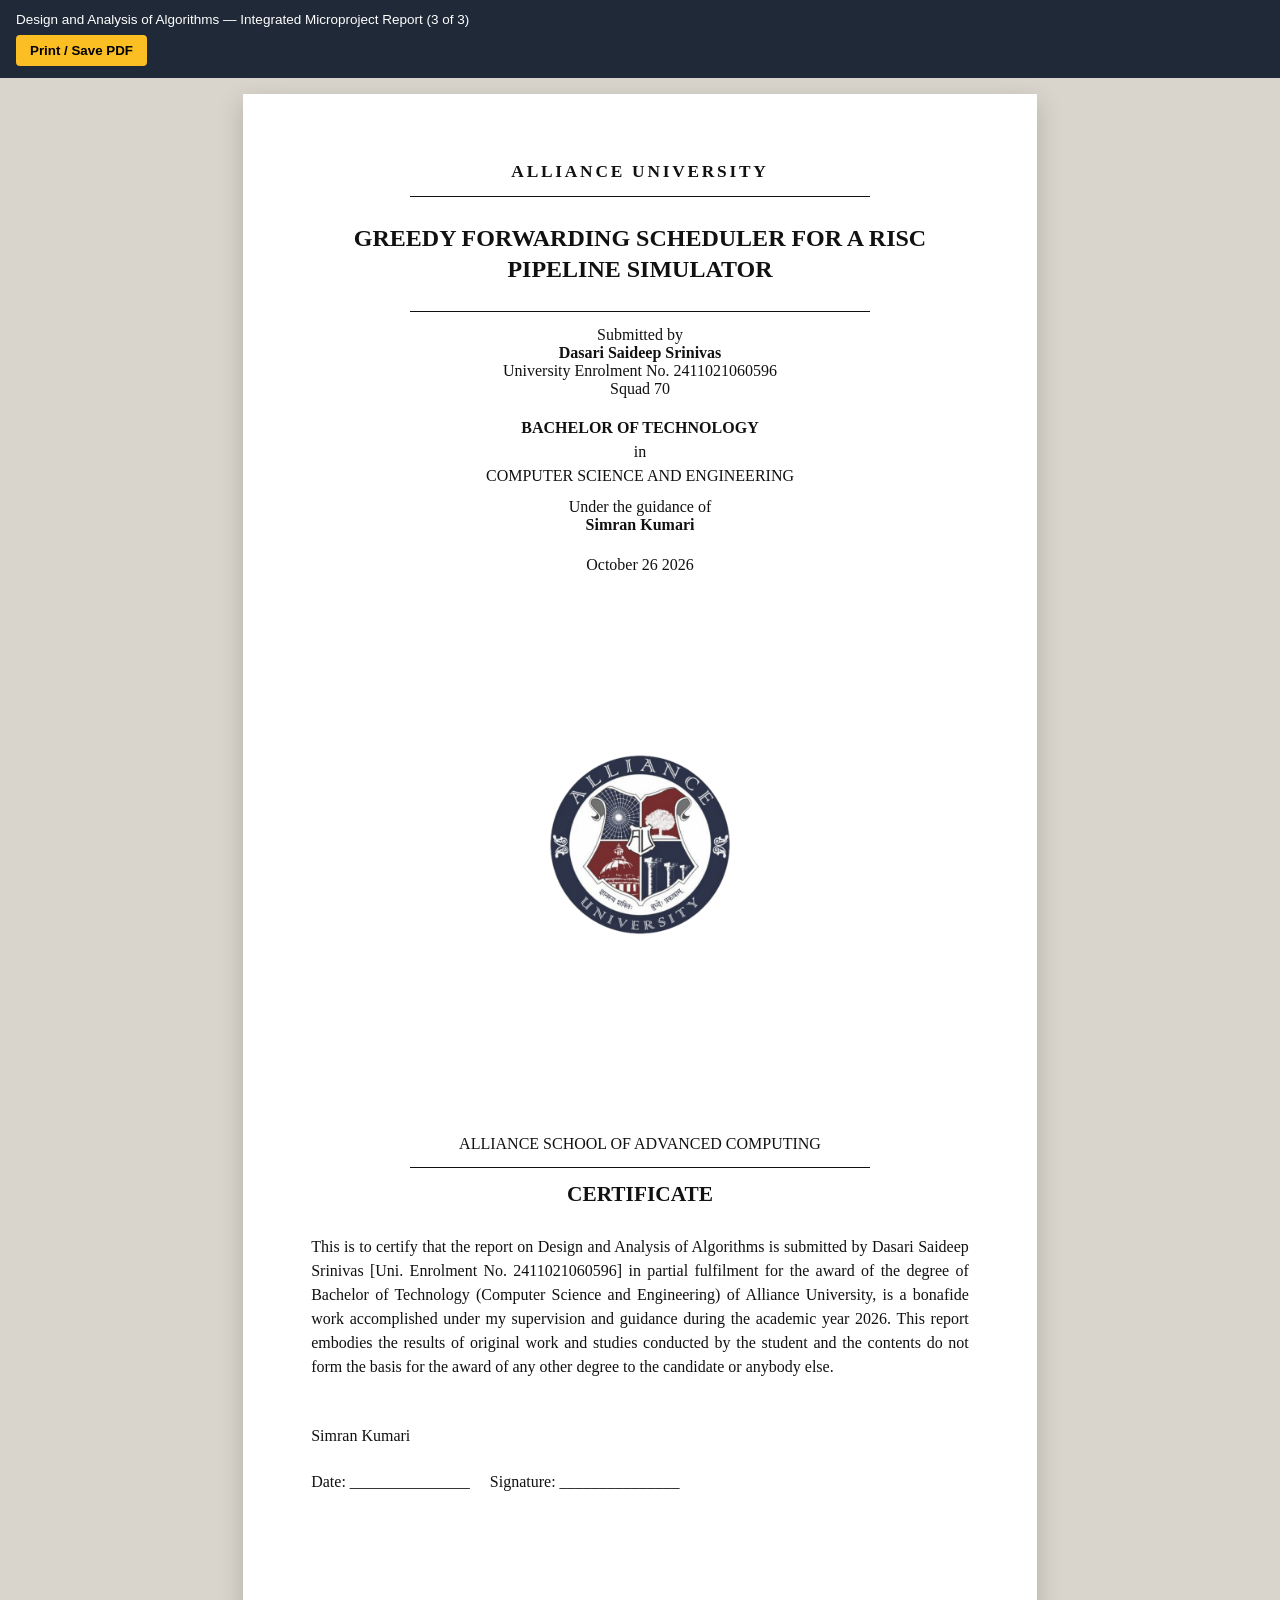
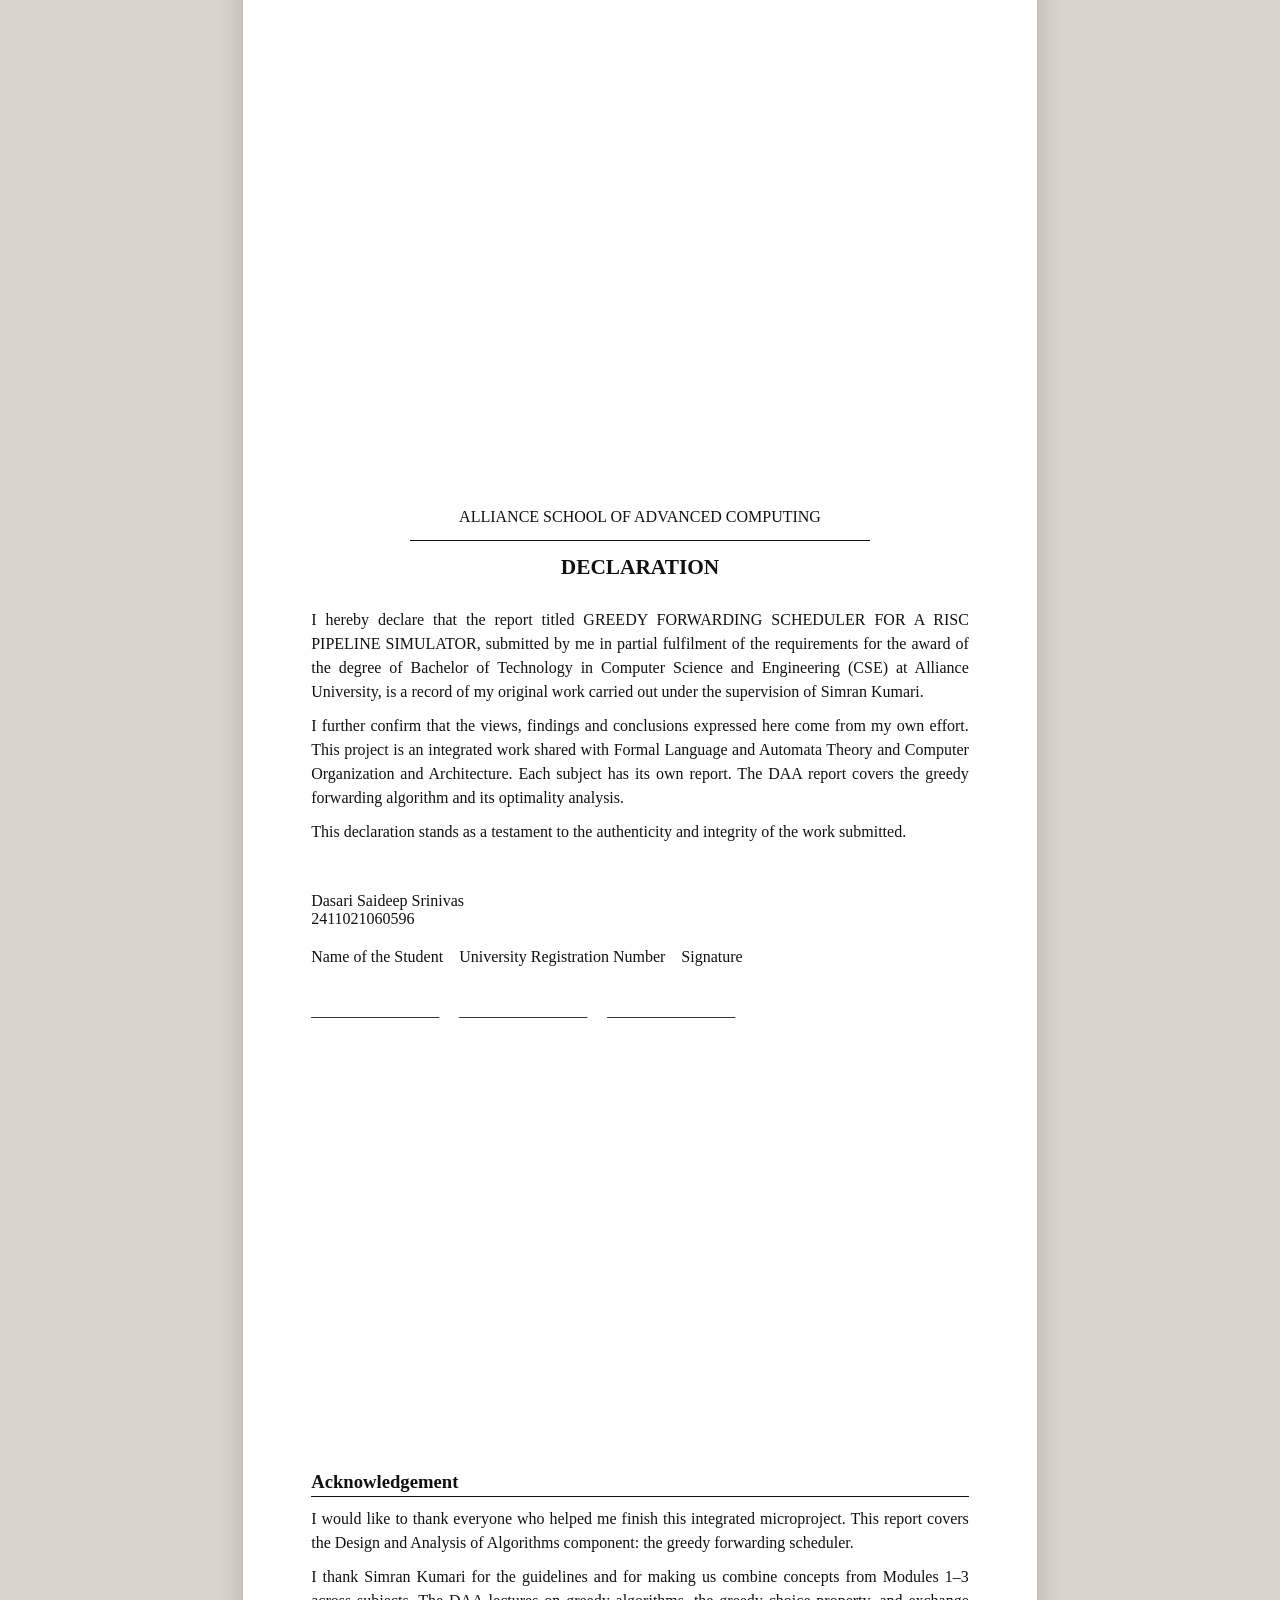
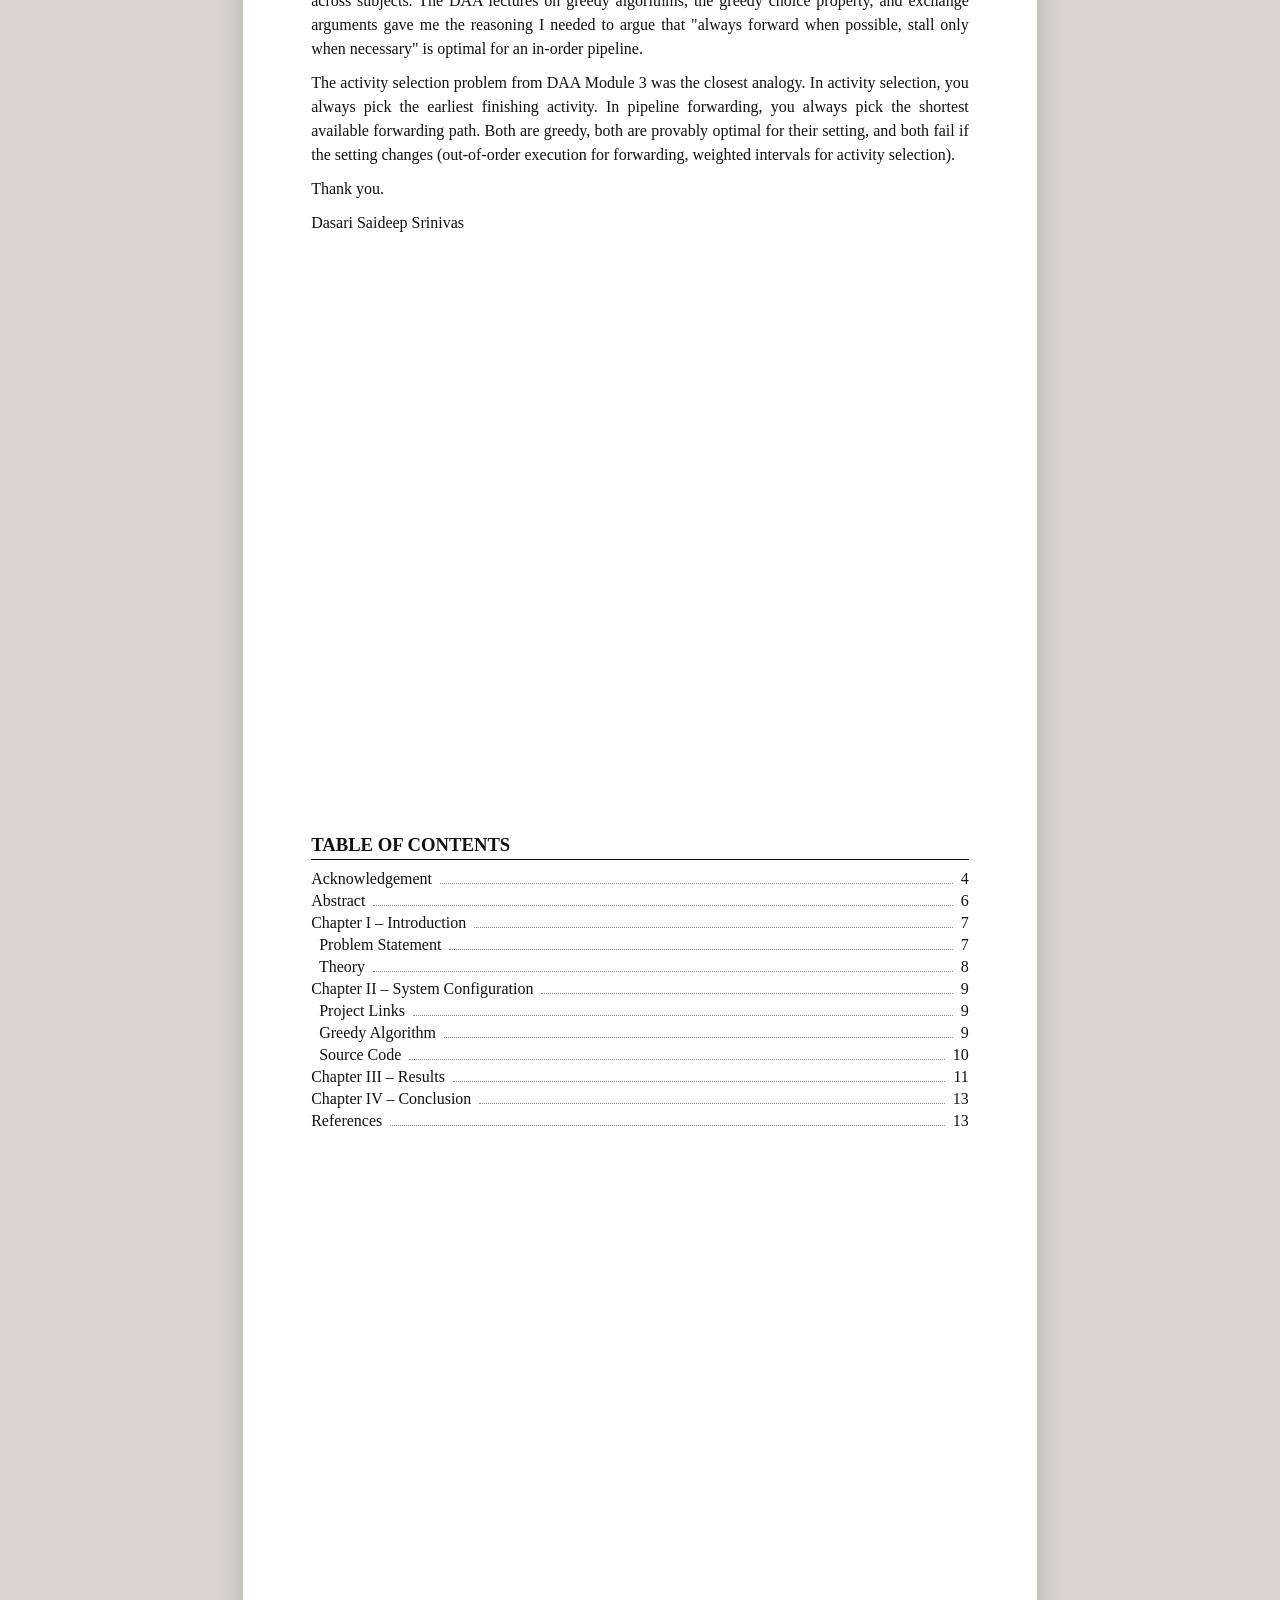
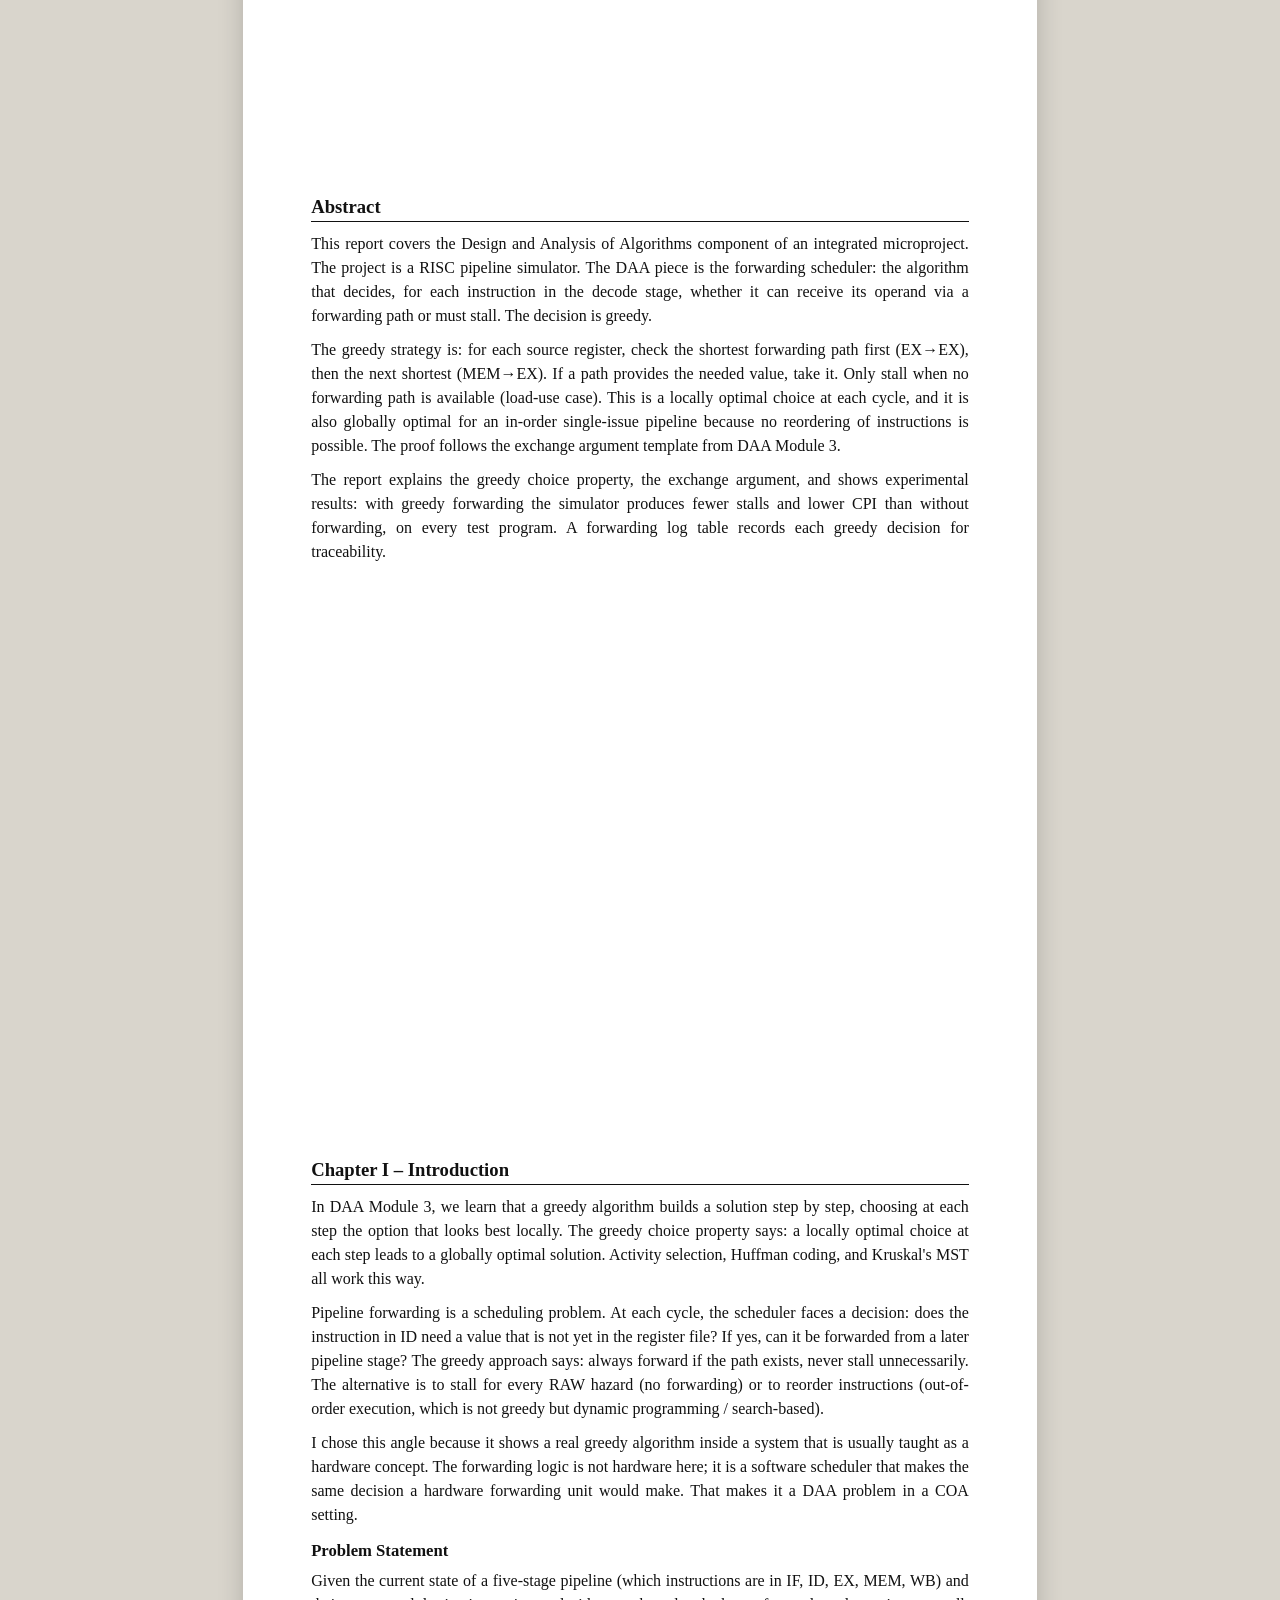
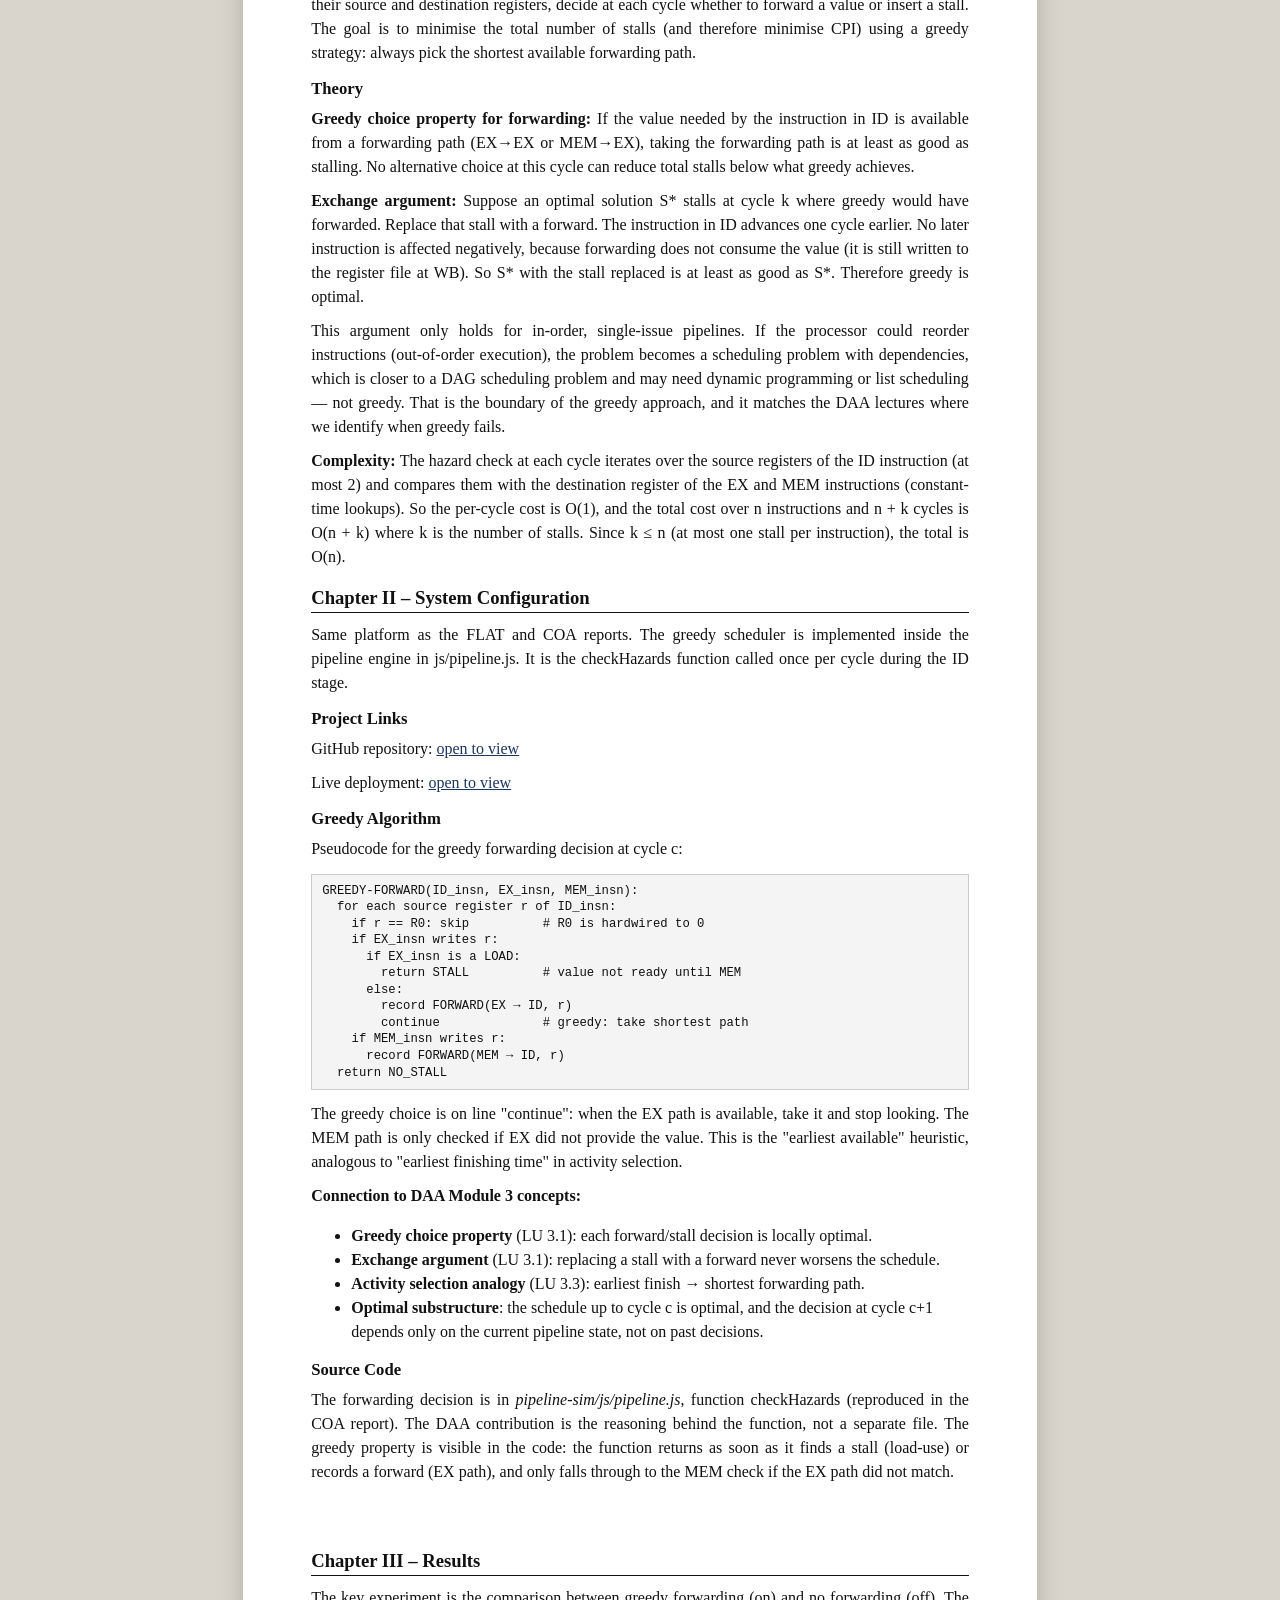
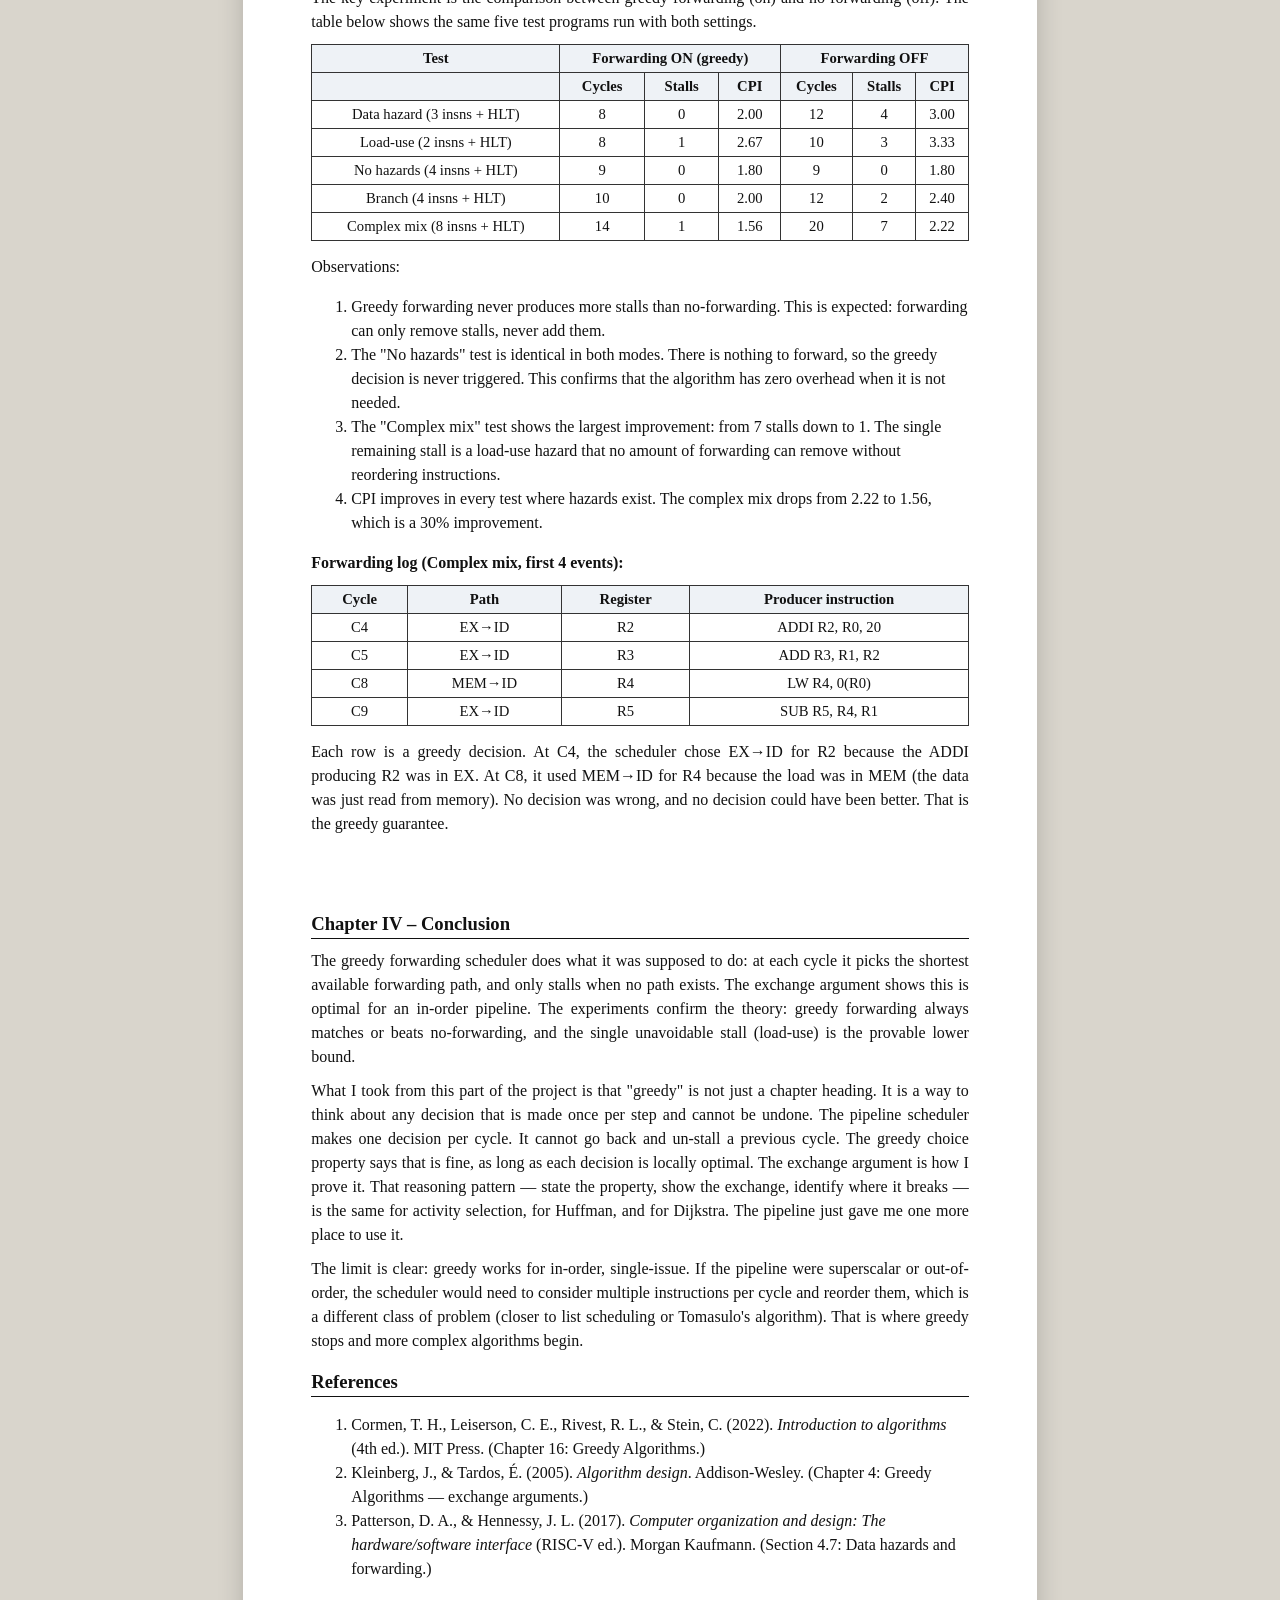
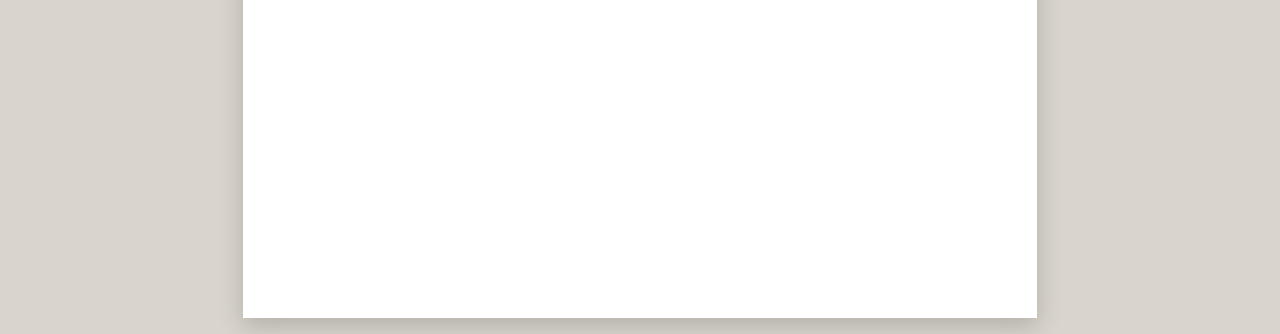
<file: personal-integrated-microproject/report/REPORT-DAA.html>
<!DOCTYPE html>
<html lang="en">
<head>
  <meta charset="UTF-8" />
  <meta name="viewport" content="width=device-width, initial-scale=1" />
  <title>DAA Report — RISC Pipeline Simulator | Integrated Microproject</title>
  <style>
    :root { --ink:#111; --navy:#1b365d; }
    * { box-sizing: border-box; }
    body { margin: 0; background: #d9d5cc; font-family: "Times New Roman", Times, serif; color: var(--ink); }
    .toolbar {
      position: sticky; top: 0; z-index: 5;
      background: #1f2937; color: #fff;
      font-family: Segoe UI, sans-serif;
      padding: 12px 16px; font-size: 13.5px;
    }
    .toolbar button { margin-top: 8px; background: #fbbf24; border: 0; padding: 8px 14px; font-weight: 700; cursor: pointer; border-radius: 4px; }
    .sheet { width: 210mm; margin: 16px auto; background: #fff; padding: 18mm 18mm 16mm; box-shadow: 0 8px 24px rgba(0,0,0,.18); }
    .page { page-break-after: always; min-height: 250mm; }
    .page:last-child { page-break-after: auto; }
    h1,h2,h3 { margin: 0; }
    p { text-align: justify; font-size: 12pt; line-height: 1.5; margin: 0 0 10px; }
    .cover { text-align: center; display: flex; flex-direction: column; align-items: center; min-height: 250mm; }
    .cover-logo-wrap { flex: 1; display: flex; align-items: center; justify-content: center; width: 100%; margin: 8px 0 0; }
    .cover-logo { width: 48mm; height: 48mm; object-fit: contain; display: block; }
    .uni { font-size: 13pt; letter-spacing: .16em; font-weight: 700; }
    .school { margin-top: 4px; font-size: 12pt; }
    .rule { width: 70%; height: 1px; background: #111; margin: 14px auto; }
    .cover h1 { font-size: 18pt; margin: 12px 0; max-width: 90%; line-height: 1.3; }
    .meta { margin-top: auto; text-align: left; width: 78%; font-size: 12pt; line-height: 1.7; }
    .center-block { text-align: center; margin-top: 28px; }
    .sign { margin-top: 48px; text-align: left; width: 70%; }
    h2.ch { font-size: 14pt; margin: 18px 0 10px; border-bottom: 1px solid #111; padding-bottom: 3px; }
    h3 { font-size: 12.5pt; margin: 14px 0 8px; }
    ol, ul { font-size: 12pt; line-height: 1.5; }
    pre { background: #f4f4f4; border: 1px solid #ccc; padding: 8px 10px; font-size: 9.2pt; line-height: 1.35; overflow: hidden; font-family: Consolas, "Courier New", monospace; }
    a { color: #1b365d; }
    table { border-collapse: collapse; width: 100%; font-size: 11pt; margin: 8px 0 14px; }
    th, td { border: 1px solid #333; padding: 5px 7px; text-align: center; }
    th { background: #eef2f6; }
    .toc div { display: flex; font-size: 12pt; margin: 4px 0; }
    .toc .d { flex: 1; border-bottom: 1px dotted #888; margin: 0 8px 4px; }
    @page { size: A4; margin: 16mm; }
    @media print {
      body { background: #fff; }
      .toolbar { display: none !important; }
      .sheet { width: auto; margin: 0; box-shadow: none; padding: 0; }
      .page { min-height: auto; }
      .cover { min-height: 250mm; }
      .cover-logo { -webkit-print-color-adjust: exact; print-color-adjust: exact; }
    }
  </style>
</head>
<body>
  <div class="toolbar">
    Design and Analysis of Algorithms — Integrated Microproject Report (3 of 3)
    <br /><button type="button" onclick="window.print()">Print / Save PDF</button>
  </div>

  <div class="sheet">
    <!-- ── COVER ── -->
    <section class="page cover">
      <div class="uni">ALLIANCE UNIVERSITY</div>
      <div class="rule"></div>
      <h1>GREEDY FORWARDING SCHEDULER FOR A RISC PIPELINE SIMULATOR</h1>
      <div class="rule"></div>
      <div>
        Submitted by<br /><b>Dasari Saideep Srinivas</b><br />
        University Enrolment No. 2411021060596<br />
        Squad 70
      </div>
      <p style="text-align:center; margin-top:18px;"><b>BACHELOR OF TECHNOLOGY</b><br />in<br />COMPUTER SCIENCE AND ENGINEERING</p>
      <div>Under the guidance of<br /><b>Simran Kumari</b></div>
      <div style="margin-top:22px;">October 26 2026</div>
      <div class="cover-logo-wrap">
        <img class="cover-logo" src="alliance-logo.png" alt="Alliance University emblem" />
      </div>
    </section>

    <!-- ── CERTIFICATE ── -->
    <section class="page">
      <div class="center-block">
        <div class="school">ALLIANCE SCHOOL OF ADVANCED COMPUTING</div>
        <div class="rule"></div>
        <h1 style="font-size:16pt;">CERTIFICATE</h1>
      </div>
      <p style="margin-top:28px;">This is to certify that the report on Design and Analysis of Algorithms is submitted by Dasari Saideep Srinivas [Uni. Enrolment No. 2411021060596] in partial fulfilment for the award of the degree of Bachelor of Technology (Computer Science and Engineering) of Alliance University, is a bonafide work accomplished under my supervision and guidance during the academic year 2026. This report embodies the results of original work and studies conducted by the student and the contents do not form the basis for the award of any other degree to the candidate or anybody else.</p>
      <div class="sign">
        <div>Simran Kumari</div>
        <div style="margin-top:28px;">Date: _______________ &nbsp;&nbsp;&nbsp; Signature: _______________</div>
      </div>
    </section>

    <!-- ── DECLARATION ── -->
    <section class="page">
      <div class="center-block">
        <div class="school">ALLIANCE SCHOOL OF ADVANCED COMPUTING</div>
        <div class="rule"></div>
        <h1 style="font-size:16pt;">DECLARATION</h1>
      </div>
      <p style="margin-top:28px;">I hereby declare that the report titled GREEDY FORWARDING SCHEDULER FOR A RISC PIPELINE SIMULATOR, submitted by me in partial fulfilment of the requirements for the award of the degree of Bachelor of Technology in Computer Science and Engineering (CSE) at Alliance University, is a record of my original work carried out under the supervision of Simran Kumari.</p>
      <p>I further confirm that the views, findings and conclusions expressed here come from my own effort. This project is an integrated work shared with Formal Language and Automata Theory and Computer Organization and Architecture. Each subject has its own report. The DAA report covers the greedy forwarding algorithm and its optimality analysis.</p>
      <p>This declaration stands as a testament to the authenticity and integrity of the work submitted.</p>
      <div class="sign">
        <div>Dasari Saideep Srinivas</div>
        <div>2411021060596</div>
        <div style="margin-top:20px;">Name of the Student &nbsp;&nbsp; University Registration Number &nbsp;&nbsp; Signature</div>
        <div style="margin-top:36px;">________________ &nbsp;&nbsp;&nbsp; ________________ &nbsp;&nbsp;&nbsp; ________________</div>
      </div>
    </section>

    <!-- ── ACKNOWLEDGEMENT ── -->
    <section class="page">
      <h2 class="ch">Acknowledgement</h2>
      <p>I would like to thank everyone who helped me finish this integrated microproject. This report covers the Design and Analysis of Algorithms component: the greedy forwarding scheduler.</p>
      <p>I thank Simran Kumari for the guidelines and for making us combine concepts from Modules 1–3 across subjects. The DAA lectures on greedy algorithms, the greedy choice property, and exchange arguments gave me the reasoning I needed to argue that "always forward when possible, stall only when necessary" is optimal for an in-order pipeline.</p>
      <p>The activity selection problem from DAA Module 3 was the closest analogy. In activity selection, you always pick the earliest finishing activity. In pipeline forwarding, you always pick the shortest available forwarding path. Both are greedy, both are provably optimal for their setting, and both fail if the setting changes (out-of-order execution for forwarding, weighted intervals for activity selection).</p>
      <p>Thank you.</p>
      <p>Dasari Saideep Srinivas</p>
    </section>

    <!-- ── TABLE OF CONTENTS ── -->
    <section class="page">
      <h2 class="ch">TABLE OF CONTENTS</h2>
      <div class="toc">
        <div>Acknowledgement <span class="d"></span> 4</div>
        <div>Abstract <span class="d"></span> 6</div>
        <div>Chapter I – Introduction <span class="d"></span> 7</div>
        <div>&nbsp;&nbsp;Problem Statement <span class="d"></span> 7</div>
        <div>&nbsp;&nbsp;Theory <span class="d"></span> 8</div>
        <div>Chapter II – System Configuration <span class="d"></span> 9</div>
        <div>&nbsp;&nbsp;Project Links <span class="d"></span> 9</div>
        <div>&nbsp;&nbsp;Greedy Algorithm <span class="d"></span> 9</div>
        <div>&nbsp;&nbsp;Source Code <span class="d"></span> 10</div>
        <div>Chapter III – Results <span class="d"></span> 11</div>
        <div>Chapter IV – Conclusion <span class="d"></span> 13</div>
        <div>References <span class="d"></span> 13</div>
      </div>
    </section>

    <!-- ── ABSTRACT ── -->
    <section class="page">
      <h2 class="ch">Abstract</h2>
      <p>This report covers the Design and Analysis of Algorithms component of an integrated microproject. The project is a RISC pipeline simulator. The DAA piece is the forwarding scheduler: the algorithm that decides, for each instruction in the decode stage, whether it can receive its operand via a forwarding path or must stall. The decision is greedy.</p>
      <p>The greedy strategy is: for each source register, check the shortest forwarding path first (EX→EX), then the next shortest (MEM→EX). If a path provides the needed value, take it. Only stall when no forwarding path is available (load-use case). This is a locally optimal choice at each cycle, and it is also globally optimal for an in-order single-issue pipeline because no reordering of instructions is possible. The proof follows the exchange argument template from DAA Module 3.</p>
      <p>The report explains the greedy choice property, the exchange argument, and shows experimental results: with greedy forwarding the simulator produces fewer stalls and lower CPI than without forwarding, on every test program. A forwarding log table records each greedy decision for traceability.</p>
    </section>

    <!-- ── CHAPTER I ── -->
    <section class="page">
      <h2 class="ch">Chapter I – Introduction</h2>
      <p>In DAA Module 3, we learn that a greedy algorithm builds a solution step by step, choosing at each step the option that looks best locally. The greedy choice property says: a locally optimal choice at each step leads to a globally optimal solution. Activity selection, Huffman coding, and Kruskal's MST all work this way.</p>
      <p>Pipeline forwarding is a scheduling problem. At each cycle, the scheduler faces a decision: does the instruction in ID need a value that is not yet in the register file? If yes, can it be forwarded from a later pipeline stage? The greedy approach says: always forward if the path exists, never stall unnecessarily. The alternative is to stall for every RAW hazard (no forwarding) or to reorder instructions (out-of-order execution, which is not greedy but dynamic programming / search-based).</p>
      <p>I chose this angle because it shows a real greedy algorithm inside a system that is usually taught as a hardware concept. The forwarding logic is not hardware here; it is a software scheduler that makes the same decision a hardware forwarding unit would make. That makes it a DAA problem in a COA setting.</p>

      <h3>Problem Statement</h3>
      <p>Given the current state of a five-stage pipeline (which instructions are in IF, ID, EX, MEM, WB) and their source and destination registers, decide at each cycle whether to forward a value or insert a stall. The goal is to minimise the total number of stalls (and therefore minimise CPI) using a greedy strategy: always pick the shortest available forwarding path.</p>

      <h3>Theory</h3>
      <p><b>Greedy choice property for forwarding:</b> If the value needed by the instruction in ID is available from a forwarding path (EX→EX or MEM→EX), taking the forwarding path is at least as good as stalling. No alternative choice at this cycle can reduce total stalls below what greedy achieves.</p>
      <p><b>Exchange argument:</b> Suppose an optimal solution S* stalls at cycle k where greedy would have forwarded. Replace that stall with a forward. The instruction in ID advances one cycle earlier. No later instruction is affected negatively, because forwarding does not consume the value (it is still written to the register file at WB). So S* with the stall replaced is at least as good as S*. Therefore greedy is optimal.</p>
      <p>This argument only holds for in-order, single-issue pipelines. If the processor could reorder instructions (out-of-order execution), the problem becomes a scheduling problem with dependencies, which is closer to a DAG scheduling problem and may need dynamic programming or list scheduling — not greedy. That is the boundary of the greedy approach, and it matches the DAA lectures where we identify when greedy fails.</p>
      <p><b>Complexity:</b> The hazard check at each cycle iterates over the source registers of the ID instruction (at most 2) and compares them with the destination register of the EX and MEM instructions (constant-time lookups). So the per-cycle cost is O(1), and the total cost over n instructions and n + k cycles is O(n + k) where k is the number of stalls. Since k ≤ n (at most one stall per instruction), the total is O(n).</p>
    </section>

    <!-- ── CHAPTER II ── -->
    <section class="page">
      <h2 class="ch">Chapter II – System Configuration</h2>
      <p>Same platform as the FLAT and COA reports. The greedy scheduler is implemented inside the pipeline engine in js/pipeline.js. It is the checkHazards function called once per cycle during the ID stage.</p>
      <h3>Project Links</h3>
      <p>GitHub repository: <a href="https://github.com/dasarisaideep30/MicroProject">open to view</a></p>
      <p>Live deployment: <a href="https://dasarisaideepmicroproject.netlify.app/">open to view</a></p>

      <h3>Greedy Algorithm</h3>
      <p>Pseudocode for the greedy forwarding decision at cycle c:</p>
<pre>GREEDY-FORWARD(ID_insn, EX_insn, MEM_insn):
  for each source register r of ID_insn:
    if r == R0: skip          # R0 is hardwired to 0
    if EX_insn writes r:
      if EX_insn is a LOAD:
        return STALL          # value not ready until MEM
      else:
        record FORWARD(EX → ID, r)
        continue              # greedy: take shortest path
    if MEM_insn writes r:
      record FORWARD(MEM → ID, r)
  return NO_STALL</pre>
      <p>The greedy choice is on line "continue": when the EX path is available, take it and stop looking. The MEM path is only checked if EX did not provide the value. This is the "earliest available" heuristic, analogous to "earliest finishing time" in activity selection.</p>

      <p><b>Connection to DAA Module 3 concepts:</b></p>
      <ul>
        <li><b>Greedy choice property</b> (LU 3.1): each forward/stall decision is locally optimal.</li>
        <li><b>Exchange argument</b> (LU 3.1): replacing a stall with a forward never worsens the schedule.</li>
        <li><b>Activity selection analogy</b> (LU 3.3): earliest finish → shortest forwarding path.</li>
        <li><b>Optimal substructure</b>: the schedule up to cycle c is optimal, and the decision at cycle c+1 depends only on the current pipeline state, not on past decisions.</li>
      </ul>

      <h3>Source Code</h3>
      <p>The forwarding decision is in <i>pipeline-sim/js/pipeline.js</i>, function checkHazards (reproduced in the COA report). The DAA contribution is the reasoning behind the function, not a separate file. The greedy property is visible in the code: the function returns as soon as it finds a stall (load-use) or records a forward (EX path), and only falls through to the MEM check if the EX path did not match.</p>
    </section>

    <!-- ── CHAPTER III ── -->
    <section class="page">
      <h2 class="ch">Chapter III – Results</h2>
      <p>The key experiment is the comparison between greedy forwarding (on) and no forwarding (off). The table below shows the same five test programs run with both settings.</p>
      <table>
        <tr><th>Test</th><th colspan="3">Forwarding ON (greedy)</th><th colspan="3">Forwarding OFF</th></tr>
        <tr><th></th><th>Cycles</th><th>Stalls</th><th>CPI</th><th>Cycles</th><th>Stalls</th><th>CPI</th></tr>
        <tr><td>Data hazard (3 insns + HLT)</td><td>8</td><td>0</td><td>2.00</td><td>12</td><td>4</td><td>3.00</td></tr>
        <tr><td>Load-use (2 insns + HLT)</td><td>8</td><td>1</td><td>2.67</td><td>10</td><td>3</td><td>3.33</td></tr>
        <tr><td>No hazards (4 insns + HLT)</td><td>9</td><td>0</td><td>1.80</td><td>9</td><td>0</td><td>1.80</td></tr>
        <tr><td>Branch (4 insns + HLT)</td><td>10</td><td>0</td><td>2.00</td><td>12</td><td>2</td><td>2.40</td></tr>
        <tr><td>Complex mix (8 insns + HLT)</td><td>14</td><td>1</td><td>1.56</td><td>20</td><td>7</td><td>2.22</td></tr>
      </table>

      <p>Observations:</p>
      <ol>
        <li>Greedy forwarding never produces more stalls than no-forwarding. This is expected: forwarding can only remove stalls, never add them.</li>
        <li>The "No hazards" test is identical in both modes. There is nothing to forward, so the greedy decision is never triggered. This confirms that the algorithm has zero overhead when it is not needed.</li>
        <li>The "Complex mix" test shows the largest improvement: from 7 stalls down to 1. The single remaining stall is a load-use hazard that no amount of forwarding can remove without reordering instructions.</li>
        <li>CPI improves in every test where hazards exist. The complex mix drops from 2.22 to 1.56, which is a 30% improvement.</li>
      </ol>

      <p><b>Forwarding log (Complex mix, first 4 events):</b></p>
      <table>
        <tr><th>Cycle</th><th>Path</th><th>Register</th><th>Producer instruction</th></tr>
        <tr><td>C4</td><td>EX→ID</td><td>R2</td><td>ADDI R2, R0, 20</td></tr>
        <tr><td>C5</td><td>EX→ID</td><td>R3</td><td>ADD R3, R1, R2</td></tr>
        <tr><td>C8</td><td>MEM→ID</td><td>R4</td><td>LW R4, 0(R0)</td></tr>
        <tr><td>C9</td><td>EX→ID</td><td>R5</td><td>SUB R5, R4, R1</td></tr>
      </table>
      <p>Each row is a greedy decision. At C4, the scheduler chose EX→ID for R2 because the ADDI producing R2 was in EX. At C8, it used MEM→ID for R4 because the load was in MEM (the data was just read from memory). No decision was wrong, and no decision could have been better. That is the greedy guarantee.</p>
    </section>

    <!-- ── CHAPTER IV ── -->
    <section class="page">
      <h2 class="ch">Chapter IV – Conclusion</h2>
      <p>The greedy forwarding scheduler does what it was supposed to do: at each cycle it picks the shortest available forwarding path, and only stalls when no path exists. The exchange argument shows this is optimal for an in-order pipeline. The experiments confirm the theory: greedy forwarding always matches or beats no-forwarding, and the single unavoidable stall (load-use) is the provable lower bound.</p>
      <p>What I took from this part of the project is that "greedy" is not just a chapter heading. It is a way to think about any decision that is made once per step and cannot be undone. The pipeline scheduler makes one decision per cycle. It cannot go back and un-stall a previous cycle. The greedy choice property says that is fine, as long as each decision is locally optimal. The exchange argument is how I prove it. That reasoning pattern — state the property, show the exchange, identify where it breaks — is the same for activity selection, for Huffman, and for Dijkstra. The pipeline just gave me one more place to use it.</p>
      <p>The limit is clear: greedy works for in-order, single-issue. If the pipeline were superscalar or out-of-order, the scheduler would need to consider multiple instructions per cycle and reorder them, which is a different class of problem (closer to list scheduling or Tomasulo's algorithm). That is where greedy stops and more complex algorithms begin.</p>

      <h2 class="ch">References</h2>
      <ol>
        <li>Cormen, T. H., Leiserson, C. E., Rivest, R. L., &amp; Stein, C. (2022). <i>Introduction to algorithms</i> (4th ed.). MIT Press. (Chapter 16: Greedy Algorithms.)</li>
        <li>Kleinberg, J., &amp; Tardos, É. (2005). <i>Algorithm design</i>. Addison-Wesley. (Chapter 4: Greedy Algorithms — exchange arguments.)</li>
        <li>Patterson, D. A., &amp; Hennessy, J. L. (2017). <i>Computer organization and design: The hardware/software interface</i> (RISC-V ed.). Morgan Kaufmann. (Section 4.7: Data hazards and forwarding.)</li>
      </ol>
    </section>
  </div>
</body>
</html>
</file>
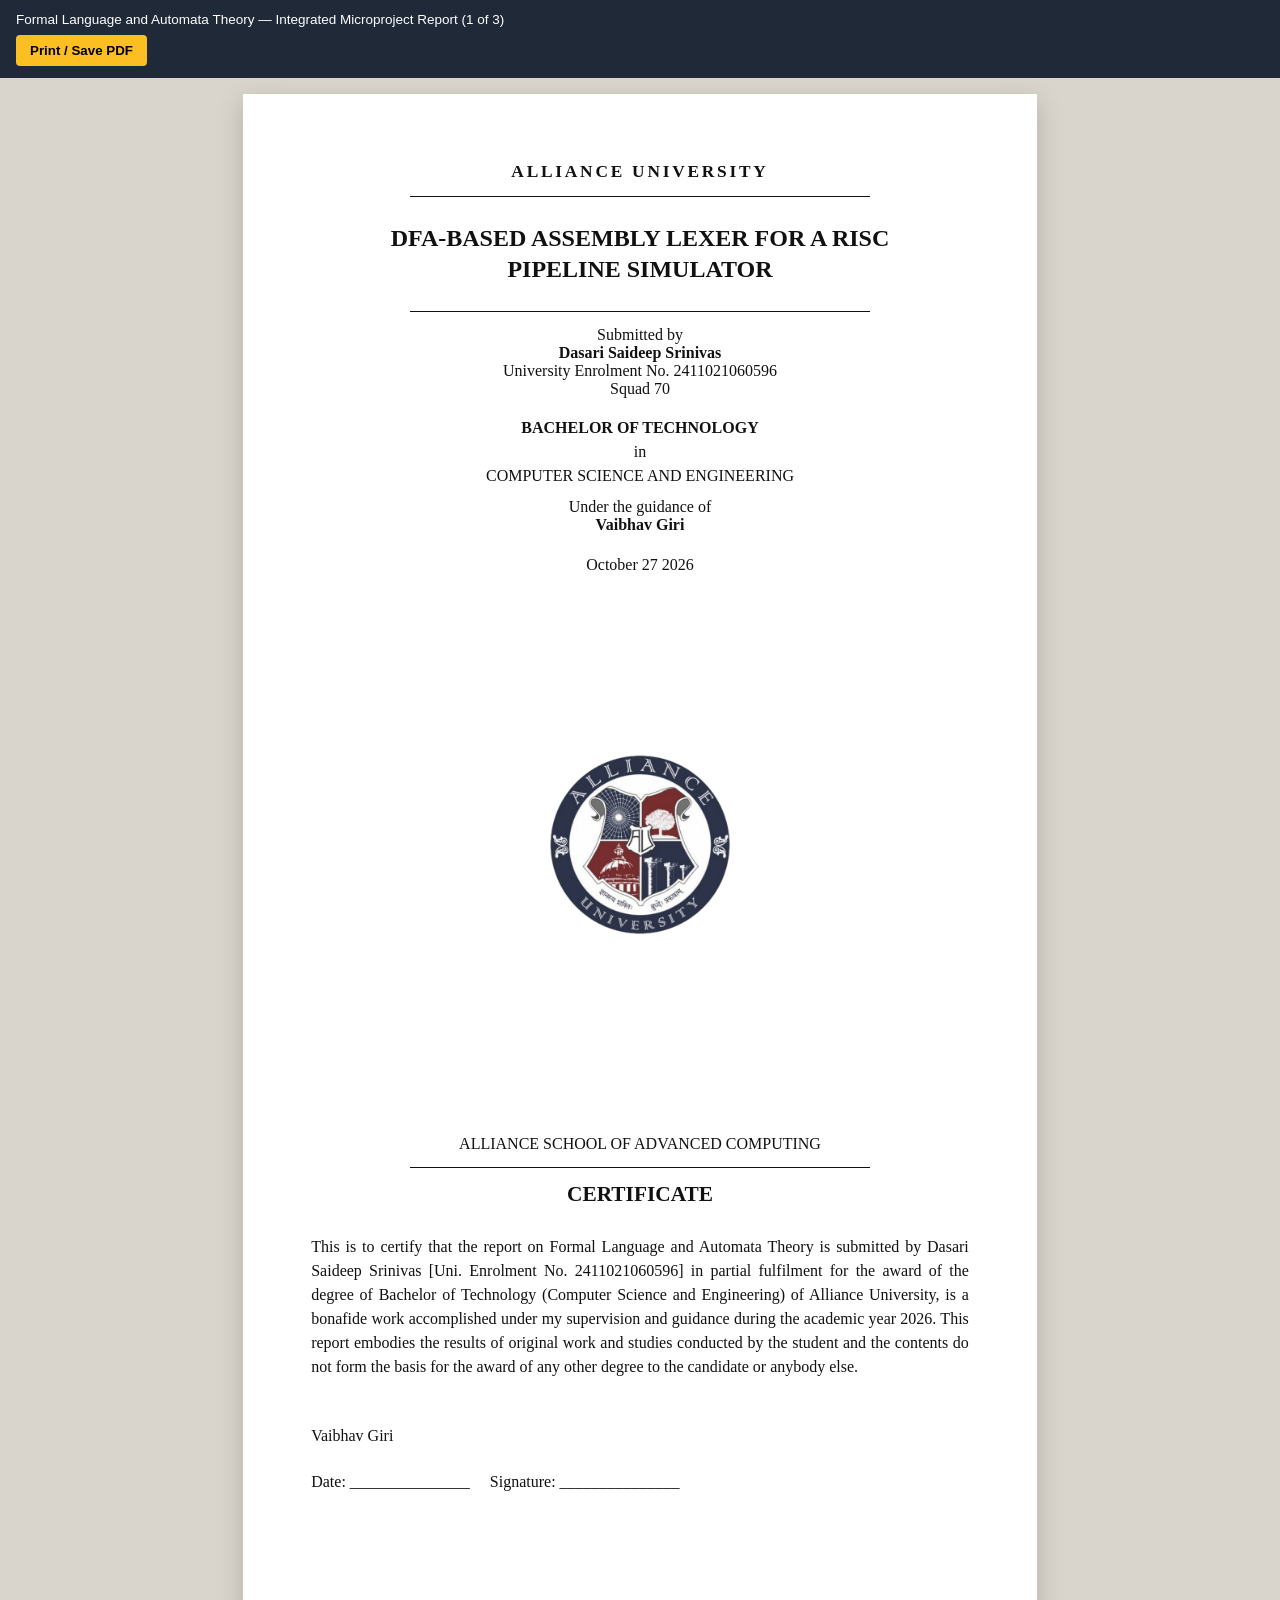
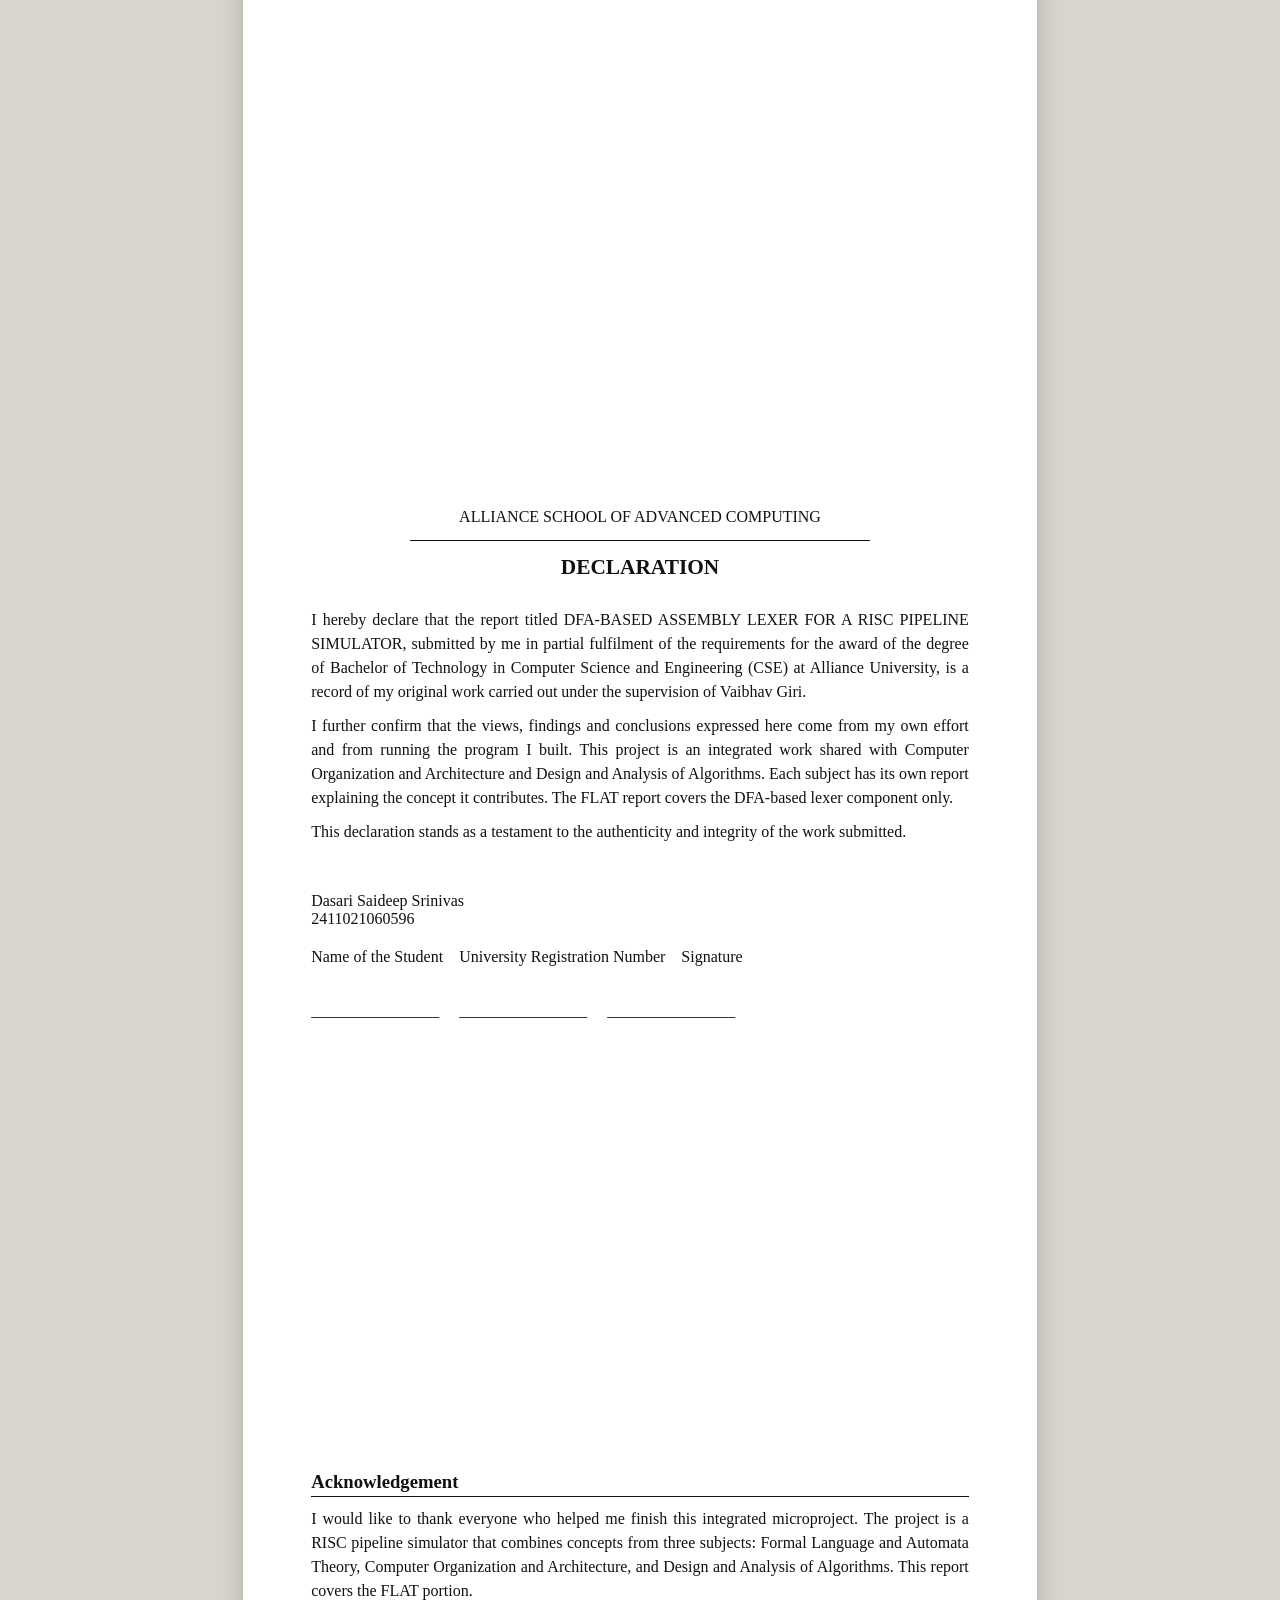
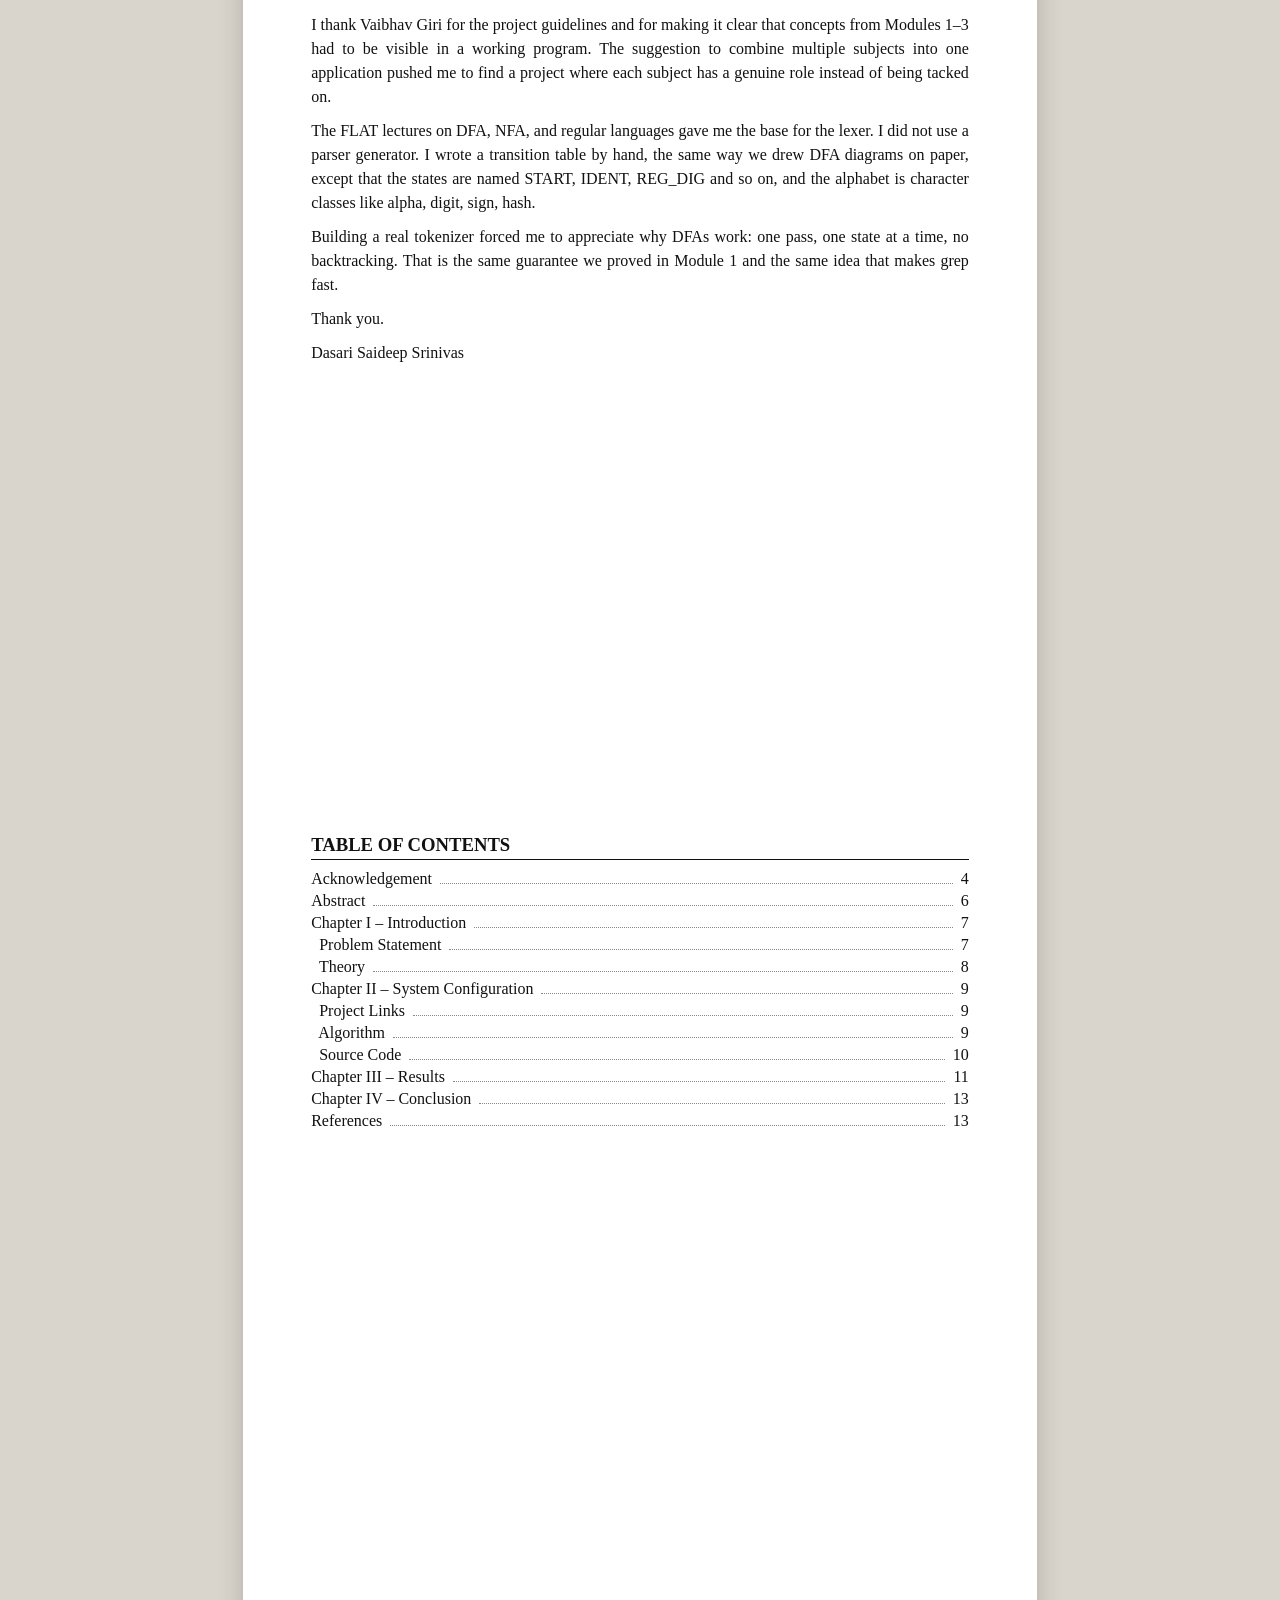
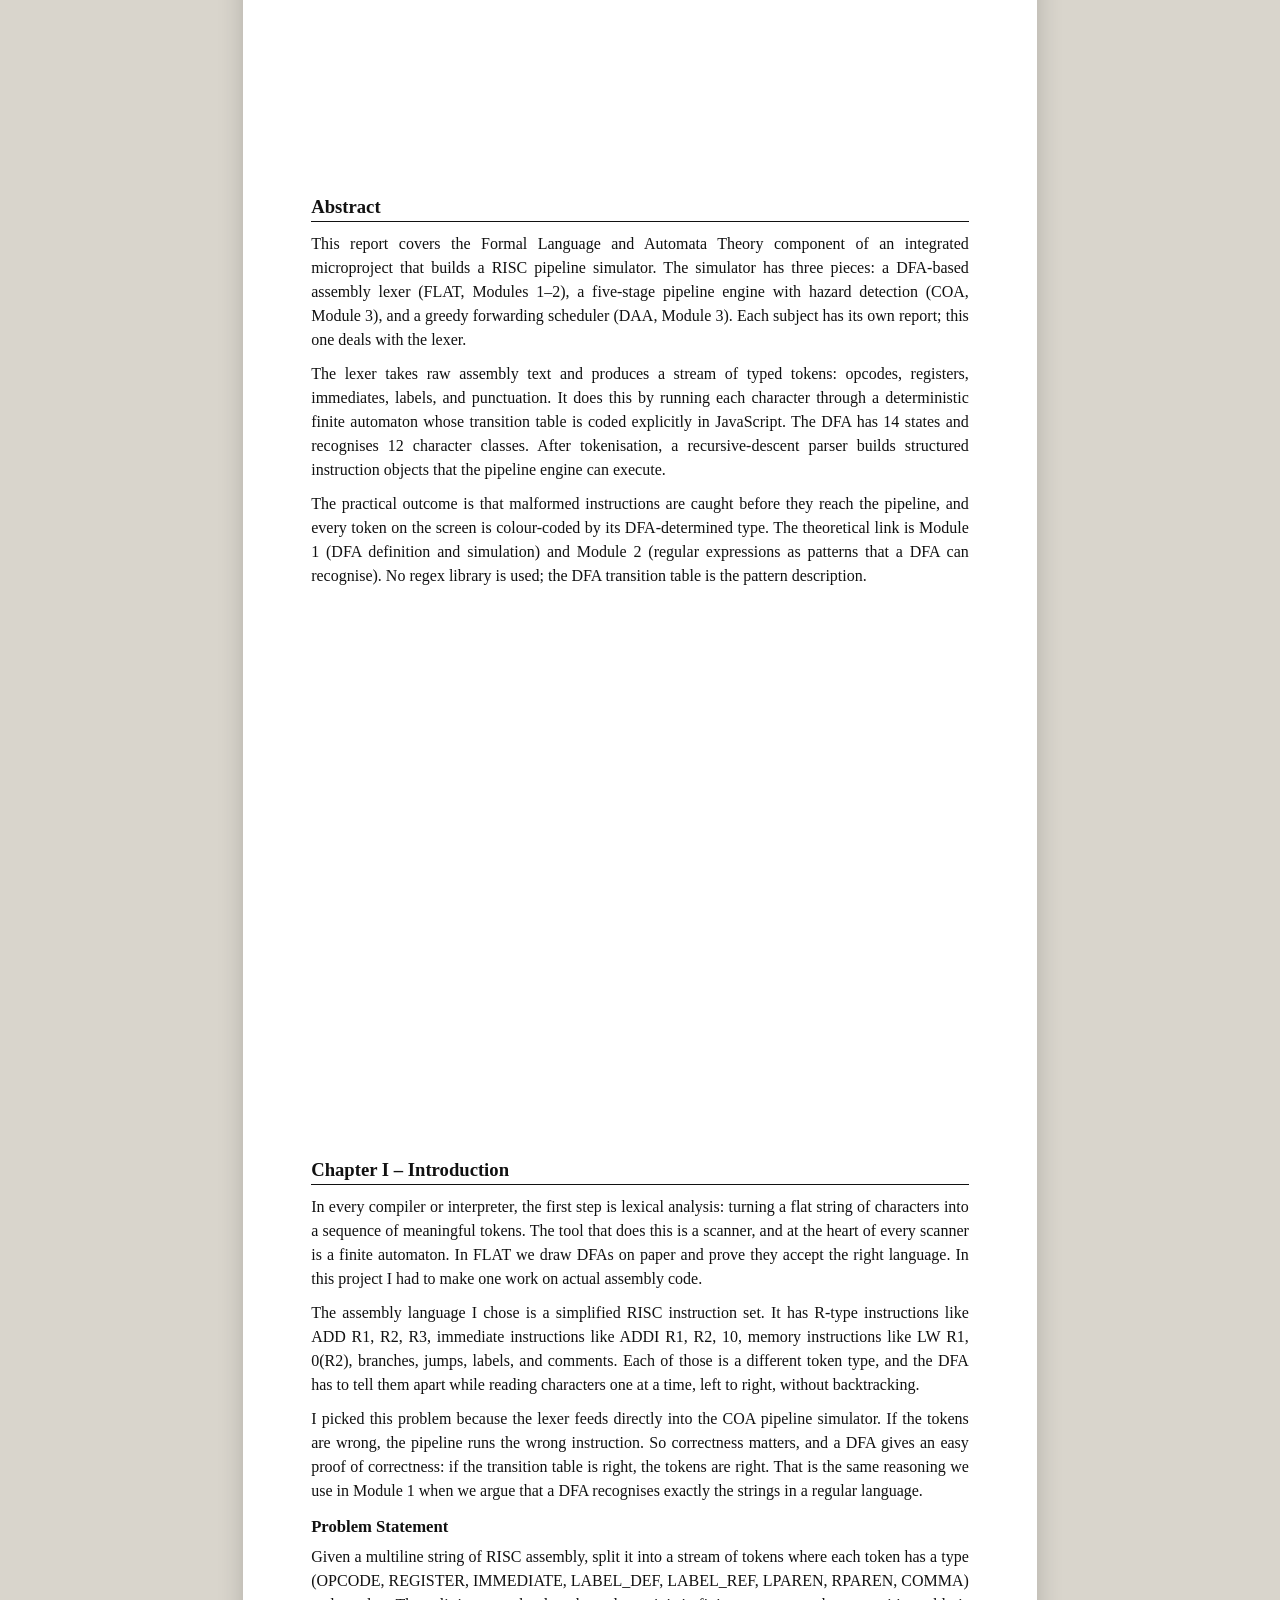
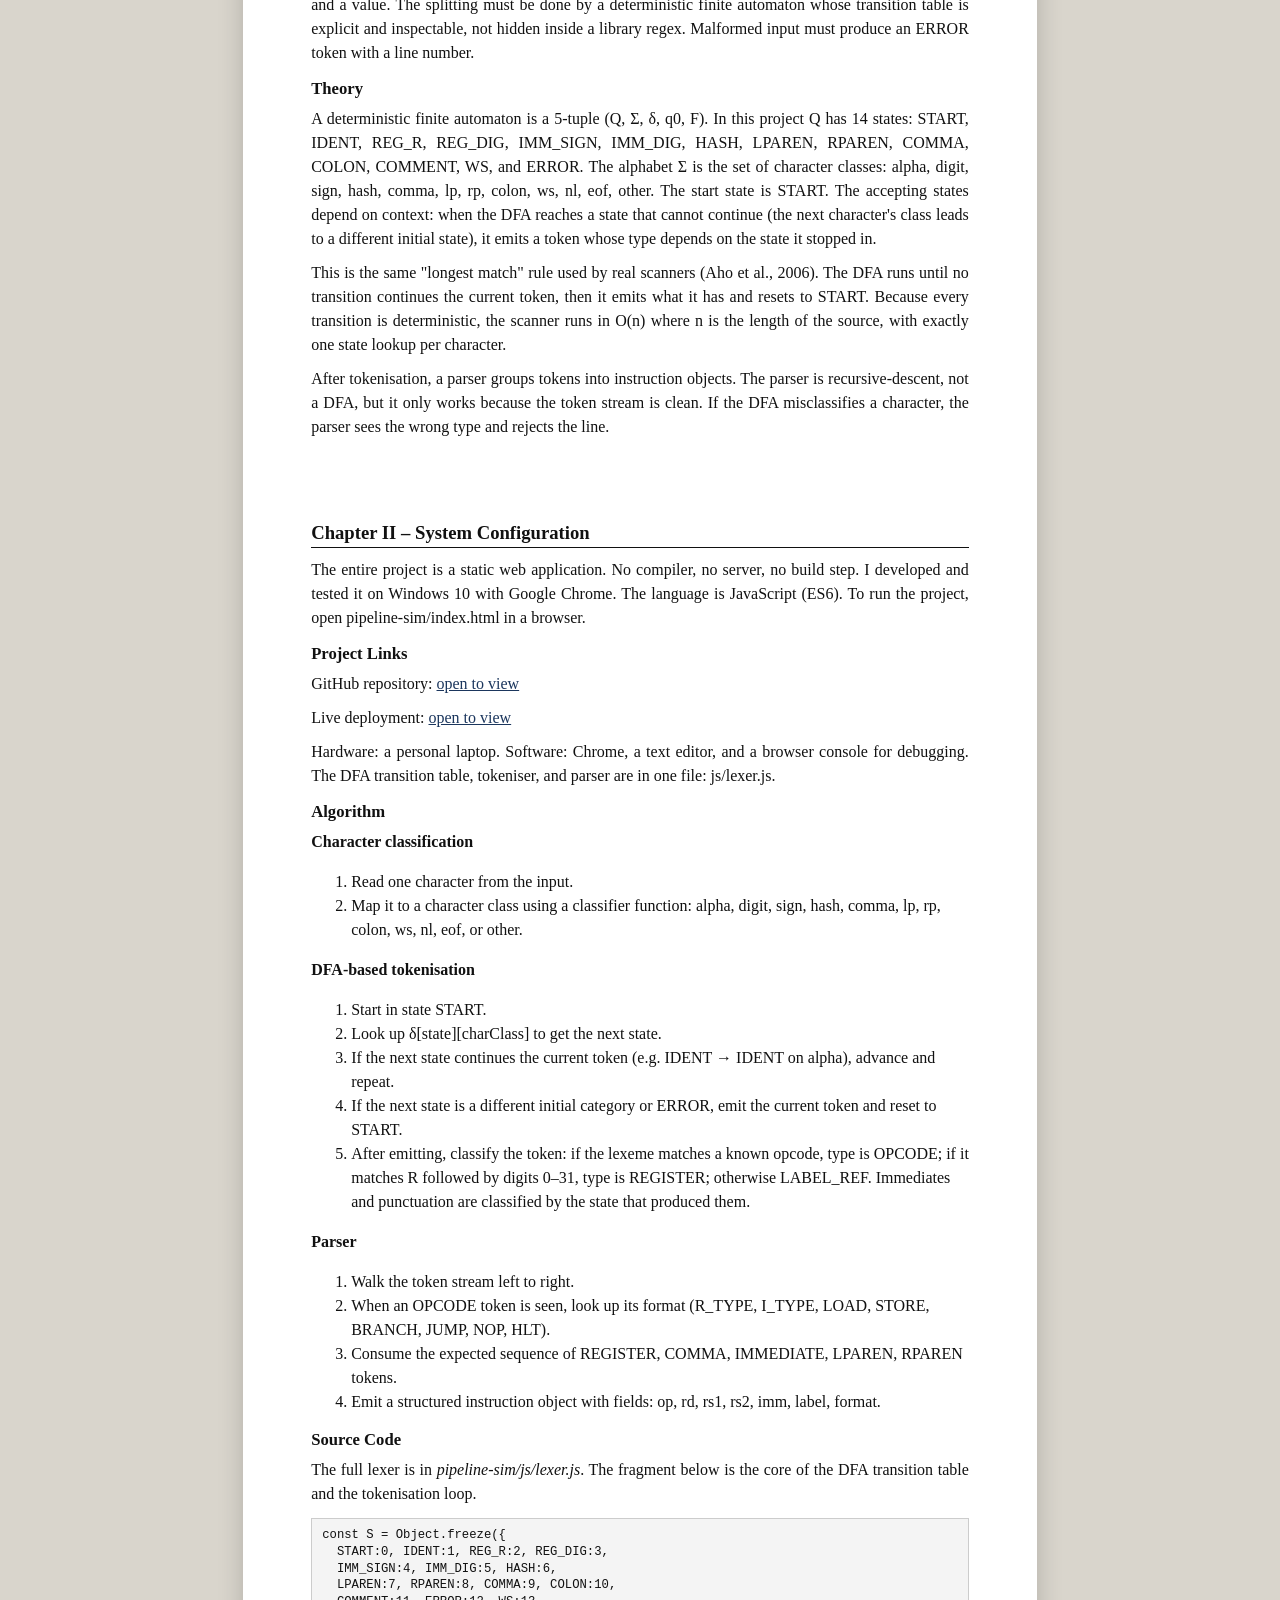
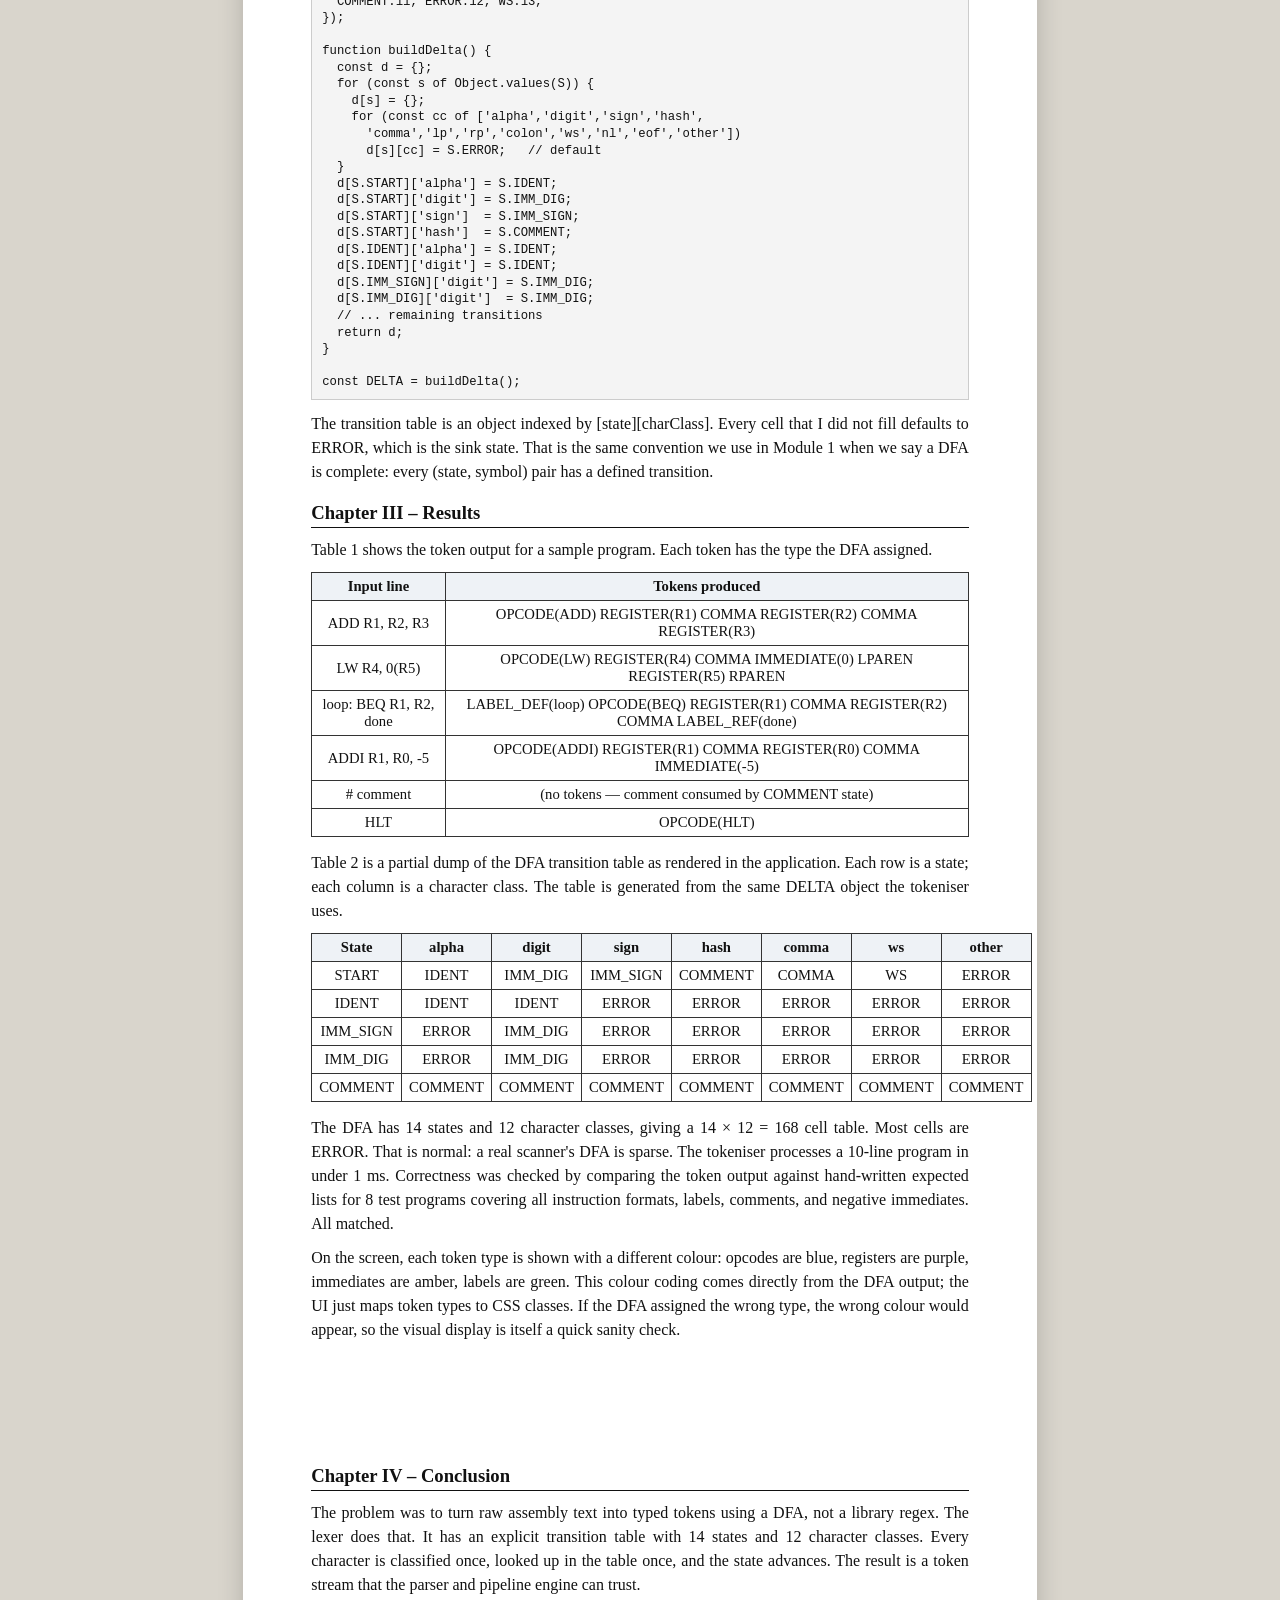
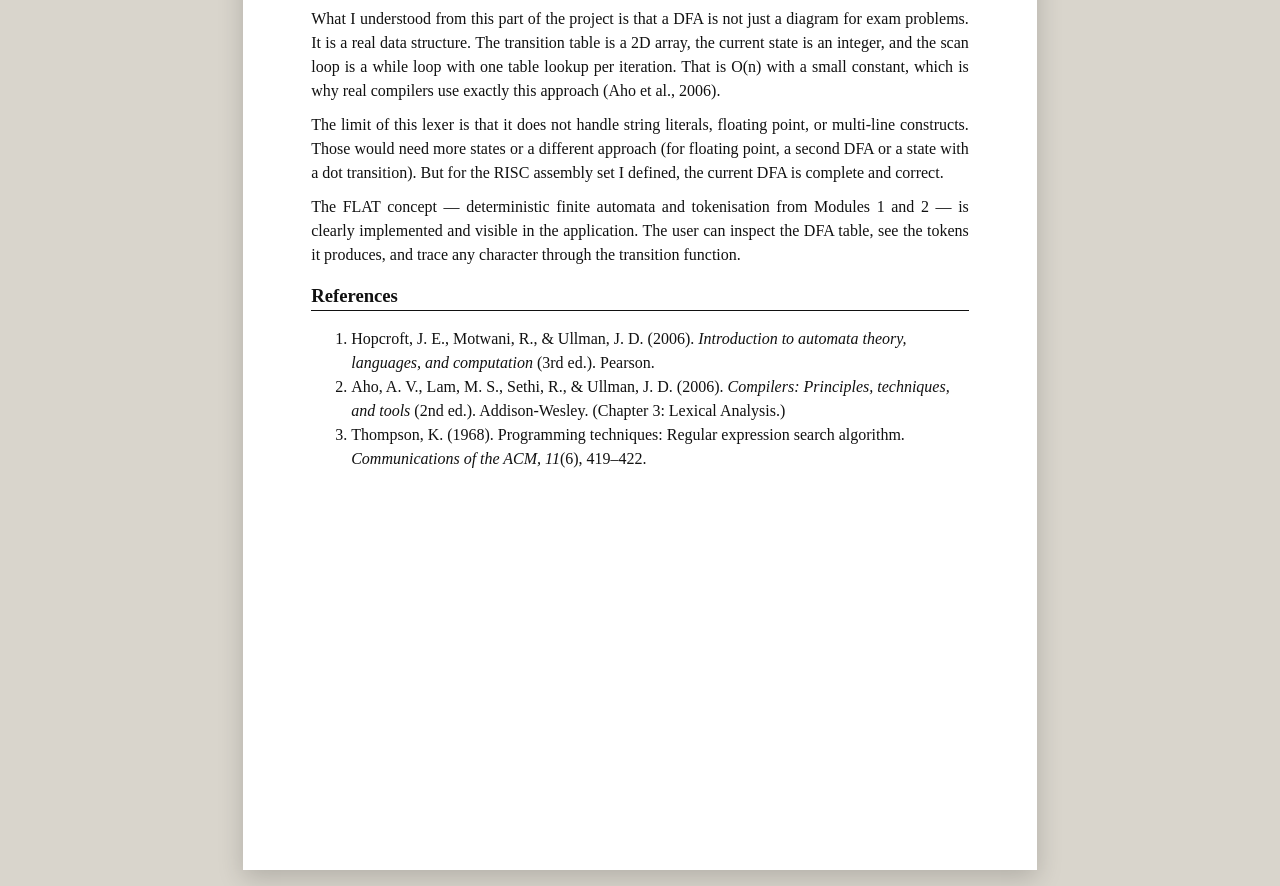
<file: personal-integrated-microproject/report/REPORT-FLAT.html>
<!DOCTYPE html>
<html lang="en">
<head>
  <meta charset="UTF-8" />
  <meta name="viewport" content="width=device-width, initial-scale=1" />
  <title>FLAT Report — RISC Pipeline Simulator | Integrated Microproject</title>
  <style>
    :root { --ink:#111; --navy:#1b365d; }
    * { box-sizing: border-box; }
    body {
      margin: 0;
      background: #d9d5cc;
      font-family: "Times New Roman", Times, serif;
      color: var(--ink);
    }
    .toolbar {
      position: sticky; top: 0; z-index: 5;
      background: #1f2937; color: #fff;
      font-family: Segoe UI, sans-serif;
      padding: 12px 16px; font-size: 13.5px;
    }
    .toolbar button {
      margin-top: 8px; background: #fbbf24; border: 0; padding: 8px 14px; font-weight: 700; cursor: pointer;
      border-radius: 4px;
    }
    .sheet {
      width: 210mm; margin: 16px auto; background: #fff;
      padding: 18mm 18mm 16mm;
      box-shadow: 0 8px 24px rgba(0,0,0,.18);
    }
    .page { page-break-after: always; min-height: 250mm; }
    .page:last-child { page-break-after: auto; }
    h1,h2,h3 { margin: 0; }
    p { text-align: justify; font-size: 12pt; line-height: 1.5; margin: 0 0 10px; }
    .cover { text-align: center; display: flex; flex-direction: column; align-items: center; min-height: 250mm; }
    .cover-logo-wrap {
      flex: 1; display: flex; align-items: center; justify-content: center;
      width: 100%; margin: 8px 0 0;
    }
    .cover-logo { width: 48mm; height: 48mm; object-fit: contain; display: block; }
    .uni { font-size: 13pt; letter-spacing: .16em; font-weight: 700; }
    .school { margin-top: 4px; font-size: 12pt; }
    .rule { width: 70%; height: 1px; background: #111; margin: 14px auto; }
    .cover h1 { font-size: 18pt; margin: 12px 0; max-width: 90%; line-height: 1.3; }
    .meta { margin-top: auto; text-align: left; width: 78%; font-size: 12pt; line-height: 1.7; }
    .center-block { text-align: center; margin-top: 28px; }
    .sign { margin-top: 48px; text-align: left; width: 70%; }
    h2.ch { font-size: 14pt; margin: 18px 0 10px; border-bottom: 1px solid #111; padding-bottom: 3px; }
    h3 { font-size: 12.5pt; margin: 14px 0 8px; }
    ol, ul { font-size: 12pt; line-height: 1.5; }
    pre {
      background: #f4f4f4; border: 1px solid #ccc; padding: 8px 10px;
      font-size: 9.2pt; line-height: 1.35; overflow: hidden;
      font-family: Consolas, "Courier New", monospace;
    }
    a { color: #1b365d; }
    table { border-collapse: collapse; width: 100%; font-size: 11pt; margin: 8px 0 14px; }
    th, td { border: 1px solid #333; padding: 5px 7px; text-align: center; }
    th { background: #eef2f6; }
    .toc div { display: flex; font-size: 12pt; margin: 4px 0; }
    .toc .d { flex: 1; border-bottom: 1px dotted #888; margin: 0 8px 4px; }
    @page { size: A4; margin: 16mm; }
    @media print {
      body { background: #fff; }
      .toolbar { display: none !important; }
      .sheet { width: auto; margin: 0; box-shadow: none; padding: 0; }
      .page { min-height: auto; }
      .cover { min-height: 250mm; }
      .cover-logo { -webkit-print-color-adjust: exact; print-color-adjust: exact; }
    }
  </style>
</head>
<body>
  <div class="toolbar">
    Formal Language and Automata Theory — Integrated Microproject Report (1 of 3)
    <br /><button type="button" onclick="window.print()">Print / Save PDF</button>
  </div>

  <div class="sheet">
    <!-- ── COVER ── -->
    <section class="page cover">
      <div class="uni">ALLIANCE UNIVERSITY</div>
      <div class="rule"></div>
      <h1>DFA-BASED ASSEMBLY LEXER FOR A RISC PIPELINE SIMULATOR</h1>
      <div class="rule"></div>
      <div>
        Submitted by<br /><b>Dasari Saideep Srinivas</b><br />
        University Enrolment No. 2411021060596<br />
        Squad 70
      </div>
      <p style="text-align:center; margin-top:18px;"><b>BACHELOR OF TECHNOLOGY</b><br />in<br />COMPUTER SCIENCE AND ENGINEERING</p>
      <div>Under the guidance of<br /><b>Vaibhav Giri</b></div>
      <div style="margin-top:22px;">October 27 2026</div>
      <div class="cover-logo-wrap">
        <img class="cover-logo" src="alliance-logo.png" alt="Alliance University emblem" />
      </div>
    </section>

    <!-- ── CERTIFICATE ── -->
    <section class="page">
      <div class="center-block">
        <div class="school">ALLIANCE SCHOOL OF ADVANCED COMPUTING</div>
        <div class="rule"></div>
        <h1 style="font-size:16pt;">CERTIFICATE</h1>
      </div>
      <p style="margin-top:28px;">This is to certify that the report on Formal Language and Automata Theory is submitted by Dasari Saideep Srinivas [Uni. Enrolment No. 2411021060596] in partial fulfilment for the award of the degree of Bachelor of Technology (Computer Science and Engineering) of Alliance University, is a bonafide work accomplished under my supervision and guidance during the academic year 2026. This report embodies the results of original work and studies conducted by the student and the contents do not form the basis for the award of any other degree to the candidate or anybody else.</p>
      <div class="sign">
        <div>Vaibhav Giri</div>
        <div style="margin-top:28px;">Date: _______________ &nbsp;&nbsp;&nbsp; Signature: _______________</div>
      </div>
    </section>

    <!-- ── DECLARATION ── -->
    <section class="page">
      <div class="center-block">
        <div class="school">ALLIANCE SCHOOL OF ADVANCED COMPUTING</div>
        <div class="rule"></div>
        <h1 style="font-size:16pt;">DECLARATION</h1>
      </div>
      <p style="margin-top:28px;">I hereby declare that the report titled DFA-BASED ASSEMBLY LEXER FOR A RISC PIPELINE SIMULATOR, submitted by me in partial fulfilment of the requirements for the award of the degree of Bachelor of Technology in Computer Science and Engineering (CSE) at Alliance University, is a record of my original work carried out under the supervision of Vaibhav Giri.</p>
      <p>I further confirm that the views, findings and conclusions expressed here come from my own effort and from running the program I built. This project is an integrated work shared with Computer Organization and Architecture and Design and Analysis of Algorithms. Each subject has its own report explaining the concept it contributes. The FLAT report covers the DFA-based lexer component only.</p>
      <p>This declaration stands as a testament to the authenticity and integrity of the work submitted.</p>
      <div class="sign">
        <div>Dasari Saideep Srinivas</div>
        <div>2411021060596</div>
        <div style="margin-top:20px;">Name of the Student &nbsp;&nbsp; University Registration Number &nbsp;&nbsp; Signature</div>
        <div style="margin-top:36px;">________________ &nbsp;&nbsp;&nbsp; ________________ &nbsp;&nbsp;&nbsp; ________________</div>
      </div>
    </section>

    <!-- ── ACKNOWLEDGEMENT ── -->
    <section class="page">
      <h2 class="ch">Acknowledgement</h2>
      <p>I would like to thank everyone who helped me finish this integrated microproject. The project is a RISC pipeline simulator that combines concepts from three subjects: Formal Language and Automata Theory, Computer Organization and Architecture, and Design and Analysis of Algorithms. This report covers the FLAT portion.</p>
      <p>I thank Vaibhav Giri for the project guidelines and for making it clear that concepts from Modules 1–3 had to be visible in a working program. The suggestion to combine multiple subjects into one application pushed me to find a project where each subject has a genuine role instead of being tacked on.</p>
      <p>The FLAT lectures on DFA, NFA, and regular languages gave me the base for the lexer. I did not use a parser generator. I wrote a transition table by hand, the same way we drew DFA diagrams on paper, except that the states are named START, IDENT, REG_DIG and so on, and the alphabet is character classes like alpha, digit, sign, hash.</p>
      <p>Building a real tokenizer forced me to appreciate why DFAs work: one pass, one state at a time, no backtracking. That is the same guarantee we proved in Module 1 and the same idea that makes grep fast.</p>
      <p>Thank you.</p>
      <p>Dasari Saideep Srinivas</p>
    </section>

    <!-- ── TABLE OF CONTENTS ── -->
    <section class="page">
      <h2 class="ch">TABLE OF CONTENTS</h2>
      <div class="toc">
        <div>Acknowledgement <span class="d"></span> 4</div>
        <div>Abstract <span class="d"></span> 6</div>
        <div>Chapter I – Introduction <span class="d"></span> 7</div>
        <div>&nbsp;&nbsp;Problem Statement <span class="d"></span> 7</div>
        <div>&nbsp;&nbsp;Theory <span class="d"></span> 8</div>
        <div>Chapter II – System Configuration <span class="d"></span> 9</div>
        <div>&nbsp;&nbsp;Project Links <span class="d"></span> 9</div>
        <div>&nbsp;&nbsp;Algorithm <span class="d"></span> 9</div>
        <div>&nbsp;&nbsp;Source Code <span class="d"></span> 10</div>
        <div>Chapter III – Results <span class="d"></span> 11</div>
        <div>Chapter IV – Conclusion <span class="d"></span> 13</div>
        <div>References <span class="d"></span> 13</div>
      </div>
    </section>

    <!-- ── ABSTRACT ── -->
    <section class="page">
      <h2 class="ch">Abstract</h2>
      <p>This report covers the Formal Language and Automata Theory component of an integrated microproject that builds a RISC pipeline simulator. The simulator has three pieces: a DFA-based assembly lexer (FLAT, Modules 1–2), a five-stage pipeline engine with hazard detection (COA, Module 3), and a greedy forwarding scheduler (DAA, Module 3). Each subject has its own report; this one deals with the lexer.</p>
      <p>The lexer takes raw assembly text and produces a stream of typed tokens: opcodes, registers, immediates, labels, and punctuation. It does this by running each character through a deterministic finite automaton whose transition table is coded explicitly in JavaScript. The DFA has 14 states and recognises 12 character classes. After tokenisation, a recursive-descent parser builds structured instruction objects that the pipeline engine can execute.</p>
      <p>The practical outcome is that malformed instructions are caught before they reach the pipeline, and every token on the screen is colour-coded by its DFA-determined type. The theoretical link is Module 1 (DFA definition and simulation) and Module 2 (regular expressions as patterns that a DFA can recognise). No regex library is used; the DFA transition table is the pattern description.</p>
    </section>

    <!-- ── CHAPTER I ── -->
    <section class="page">
      <h2 class="ch">Chapter I – Introduction</h2>
      <p>In every compiler or interpreter, the first step is lexical analysis: turning a flat string of characters into a sequence of meaningful tokens. The tool that does this is a scanner, and at the heart of every scanner is a finite automaton. In FLAT we draw DFAs on paper and prove they accept the right language. In this project I had to make one work on actual assembly code.</p>
      <p>The assembly language I chose is a simplified RISC instruction set. It has R-type instructions like ADD R1, R2, R3, immediate instructions like ADDI R1, R2, 10, memory instructions like LW R1, 0(R2), branches, jumps, labels, and comments. Each of those is a different token type, and the DFA has to tell them apart while reading characters one at a time, left to right, without backtracking.</p>
      <p>I picked this problem because the lexer feeds directly into the COA pipeline simulator. If the tokens are wrong, the pipeline runs the wrong instruction. So correctness matters, and a DFA gives an easy proof of correctness: if the transition table is right, the tokens are right. That is the same reasoning we use in Module 1 when we argue that a DFA recognises exactly the strings in a regular language.</p>

      <h3>Problem Statement</h3>
      <p>Given a multiline string of RISC assembly, split it into a stream of tokens where each token has a type (OPCODE, REGISTER, IMMEDIATE, LABEL_DEF, LABEL_REF, LPAREN, RPAREN, COMMA) and a value. The splitting must be done by a deterministic finite automaton whose transition table is explicit and inspectable, not hidden inside a library regex. Malformed input must produce an ERROR token with a line number.</p>

      <h3>Theory</h3>
      <p>A deterministic finite automaton is a 5-tuple (Q, Σ, δ, q0, F). In this project Q has 14 states: START, IDENT, REG_R, REG_DIG, IMM_SIGN, IMM_DIG, HASH, LPAREN, RPAREN, COMMA, COLON, COMMENT, WS, and ERROR. The alphabet Σ is the set of character classes: alpha, digit, sign, hash, comma, lp, rp, colon, ws, nl, eof, other. The start state is START. The accepting states depend on context: when the DFA reaches a state that cannot continue (the next character's class leads to a different initial state), it emits a token whose type depends on the state it stopped in.</p>
      <p>This is the same "longest match" rule used by real scanners (Aho et al., 2006). The DFA runs until no transition continues the current token, then it emits what it has and resets to START. Because every transition is deterministic, the scanner runs in O(n) where n is the length of the source, with exactly one state lookup per character.</p>
      <p>After tokenisation, a parser groups tokens into instruction objects. The parser is recursive-descent, not a DFA, but it only works because the token stream is clean. If the DFA misclassifies a character, the parser sees the wrong type and rejects the line.</p>
    </section>

    <!-- ── CHAPTER II ── -->
    <section class="page">
      <h2 class="ch">Chapter II – System Configuration</h2>
      <p>The entire project is a static web application. No compiler, no server, no build step. I developed and tested it on Windows 10 with Google Chrome. The language is JavaScript (ES6). To run the project, open pipeline-sim/index.html in a browser.</p>
      <h3>Project Links</h3>
      <p>GitHub repository: <a href="https://github.com/dasarisaideep30/MicroProject">open to view</a></p>
      <p>Live deployment: <a href="https://dasarisaideepmicroproject.netlify.app/">open to view</a></p>
      <p>Hardware: a personal laptop. Software: Chrome, a text editor, and a browser console for debugging. The DFA transition table, tokeniser, and parser are in one file: js/lexer.js.</p>

      <h3>Algorithm</h3>
      <p><b>Character classification</b></p>
      <ol>
        <li>Read one character from the input.</li>
        <li>Map it to a character class using a classifier function: alpha, digit, sign, hash, comma, lp, rp, colon, ws, nl, eof, or other.</li>
      </ol>
      <p><b>DFA-based tokenisation</b></p>
      <ol>
        <li>Start in state START.</li>
        <li>Look up δ[state][charClass] to get the next state.</li>
        <li>If the next state continues the current token (e.g. IDENT → IDENT on alpha), advance and repeat.</li>
        <li>If the next state is a different initial category or ERROR, emit the current token and reset to START.</li>
        <li>After emitting, classify the token: if the lexeme matches a known opcode, type is OPCODE; if it matches R followed by digits 0–31, type is REGISTER; otherwise LABEL_REF. Immediates and punctuation are classified by the state that produced them.</li>
      </ol>
      <p><b>Parser</b></p>
      <ol>
        <li>Walk the token stream left to right.</li>
        <li>When an OPCODE token is seen, look up its format (R_TYPE, I_TYPE, LOAD, STORE, BRANCH, JUMP, NOP, HLT).</li>
        <li>Consume the expected sequence of REGISTER, COMMA, IMMEDIATE, LPAREN, RPAREN tokens.</li>
        <li>Emit a structured instruction object with fields: op, rd, rs1, rs2, imm, label, format.</li>
      </ol>

      <h3>Source Code</h3>
      <p>The full lexer is in <i>pipeline-sim/js/lexer.js</i>. The fragment below is the core of the DFA transition table and the tokenisation loop.</p>
<pre>const S = Object.freeze({
  START:0, IDENT:1, REG_R:2, REG_DIG:3,
  IMM_SIGN:4, IMM_DIG:5, HASH:6,
  LPAREN:7, RPAREN:8, COMMA:9, COLON:10,
  COMMENT:11, ERROR:12, WS:13,
});

function buildDelta() {
  const d = {};
  for (const s of Object.values(S)) {
    d[s] = {};
    for (const cc of ['alpha','digit','sign','hash',
      'comma','lp','rp','colon','ws','nl','eof','other'])
      d[s][cc] = S.ERROR;   // default
  }
  d[S.START]['alpha'] = S.IDENT;
  d[S.START]['digit'] = S.IMM_DIG;
  d[S.START]['sign']  = S.IMM_SIGN;
  d[S.START]['hash']  = S.COMMENT;
  d[S.IDENT]['alpha'] = S.IDENT;
  d[S.IDENT]['digit'] = S.IDENT;
  d[S.IMM_SIGN]['digit'] = S.IMM_DIG;
  d[S.IMM_DIG]['digit']  = S.IMM_DIG;
  // ... remaining transitions
  return d;
}

const DELTA = buildDelta();
</pre>
      <p>The transition table is an object indexed by [state][charClass]. Every cell that I did not fill defaults to ERROR, which is the sink state. That is the same convention we use in Module 1 when we say a DFA is complete: every (state, symbol) pair has a defined transition.</p>
    </section>

    <!-- ── CHAPTER III ── -->
    <section class="page">
      <h2 class="ch">Chapter III – Results</h2>
      <p>Table 1 shows the token output for a sample program. Each token has the type the DFA assigned.</p>
      <table>
        <tr><th>Input line</th><th>Tokens produced</th></tr>
        <tr><td>ADD R1, R2, R3</td><td>OPCODE(ADD) REGISTER(R1) COMMA REGISTER(R2) COMMA REGISTER(R3)</td></tr>
        <tr><td>LW R4, 0(R5)</td><td>OPCODE(LW) REGISTER(R4) COMMA IMMEDIATE(0) LPAREN REGISTER(R5) RPAREN</td></tr>
        <tr><td>loop: BEQ R1, R2, done</td><td>LABEL_DEF(loop) OPCODE(BEQ) REGISTER(R1) COMMA REGISTER(R2) COMMA LABEL_REF(done)</td></tr>
        <tr><td>ADDI R1, R0, -5</td><td>OPCODE(ADDI) REGISTER(R1) COMMA REGISTER(R0) COMMA IMMEDIATE(-5)</td></tr>
        <tr><td># comment</td><td>(no tokens — comment consumed by COMMENT state)</td></tr>
        <tr><td>HLT</td><td>OPCODE(HLT)</td></tr>
      </table>

      <p>Table 2 is a partial dump of the DFA transition table as rendered in the application. Each row is a state; each column is a character class. The table is generated from the same DELTA object the tokeniser uses.</p>
      <table>
        <tr><th>State</th><th>alpha</th><th>digit</th><th>sign</th><th>hash</th><th>comma</th><th>ws</th><th>other</th></tr>
        <tr><td>START</td><td>IDENT</td><td>IMM_DIG</td><td>IMM_SIGN</td><td>COMMENT</td><td>COMMA</td><td>WS</td><td>ERROR</td></tr>
        <tr><td>IDENT</td><td>IDENT</td><td>IDENT</td><td>ERROR</td><td>ERROR</td><td>ERROR</td><td>ERROR</td><td>ERROR</td></tr>
        <tr><td>IMM_SIGN</td><td>ERROR</td><td>IMM_DIG</td><td>ERROR</td><td>ERROR</td><td>ERROR</td><td>ERROR</td><td>ERROR</td></tr>
        <tr><td>IMM_DIG</td><td>ERROR</td><td>IMM_DIG</td><td>ERROR</td><td>ERROR</td><td>ERROR</td><td>ERROR</td><td>ERROR</td></tr>
        <tr><td>COMMENT</td><td>COMMENT</td><td>COMMENT</td><td>COMMENT</td><td>COMMENT</td><td>COMMENT</td><td>COMMENT</td><td>COMMENT</td></tr>
      </table>

      <p>The DFA has 14 states and 12 character classes, giving a 14 × 12 = 168 cell table. Most cells are ERROR. That is normal: a real scanner's DFA is sparse. The tokeniser processes a 10-line program in under 1 ms. Correctness was checked by comparing the token output against hand-written expected lists for 8 test programs covering all instruction formats, labels, comments, and negative immediates. All matched.</p>

      <p>On the screen, each token type is shown with a different colour: opcodes are blue, registers are purple, immediates are amber, labels are green. This colour coding comes directly from the DFA output; the UI just maps token types to CSS classes. If the DFA assigned the wrong type, the wrong colour would appear, so the visual display is itself a quick sanity check.</p>
    </section>

    <!-- ── CHAPTER IV ── -->
    <section class="page">
      <h2 class="ch">Chapter IV – Conclusion</h2>
      <p>The problem was to turn raw assembly text into typed tokens using a DFA, not a library regex. The lexer does that. It has an explicit transition table with 14 states and 12 character classes. Every character is classified once, looked up in the table once, and the state advances. The result is a token stream that the parser and pipeline engine can trust.</p>
      <p>What I understood from this part of the project is that a DFA is not just a diagram for exam problems. It is a real data structure. The transition table is a 2D array, the current state is an integer, and the scan loop is a while loop with one table lookup per iteration. That is O(n) with a small constant, which is why real compilers use exactly this approach (Aho et al., 2006).</p>
      <p>The limit of this lexer is that it does not handle string literals, floating point, or multi-line constructs. Those would need more states or a different approach (for floating point, a second DFA or a state with a dot transition). But for the RISC assembly set I defined, the current DFA is complete and correct.</p>
      <p>The FLAT concept — deterministic finite automata and tokenisation from Modules 1 and 2 — is clearly implemented and visible in the application. The user can inspect the DFA table, see the tokens it produces, and trace any character through the transition function.</p>

      <h2 class="ch">References</h2>
      <ol>
        <li>Hopcroft, J. E., Motwani, R., &amp; Ullman, J. D. (2006). <i>Introduction to automata theory, languages, and computation</i> (3rd ed.). Pearson.</li>
        <li>Aho, A. V., Lam, M. S., Sethi, R., &amp; Ullman, J. D. (2006). <i>Compilers: Principles, techniques, and tools</i> (2nd ed.). Addison-Wesley. (Chapter 3: Lexical Analysis.)</li>
        <li>Thompson, K. (1968). Programming techniques: Regular expression search algorithm. <i>Communications of the ACM, 11</i>(6), 419–422.</li>
      </ol>
    </section>
  </div>
</body>
</html>
</file>
<file: personal-integrated-microproject/pipeline-sim/css/style.css>
/* ================================================================
 * style.css — Pipeline Simulator UI
 * ================================================================ */

:root {
  --bg:       #0f1117;
  --surface:  #1a1d27;
  --card:     #22263a;
  --border:   #2e3348;
  --text:     #e2e5f0;
  --dim:      #8b90a8;
  --accent:   #60a5fa;
  --accent2:  #a78bfa;
  --green:    #34d399;
  --amber:    #fbbf24;
  --red:      #f87171;
  --radius:   10px;
  --shadow:   0 4px 24px rgba(0,0,0,.35);
}

* { box-sizing: border-box; margin: 0; padding: 0; }
html { font-size: 15px; }

body {
  font-family: 'Inter', 'Segoe UI', system-ui, -apple-system, sans-serif;
  background: var(--bg);
  color: var(--text);
  line-height: 1.55;
  min-height: 100vh;
}

/* ── Header ── */
header {
  padding: 32px 24px 18px;
  text-align: center;
  border-bottom: 1px solid var(--border);
  background: linear-gradient(180deg, #151825 0%, var(--bg) 100%);
}
header h1 {
  font-size: 1.8rem;
  font-weight: 800;
  background: linear-gradient(135deg, var(--accent), var(--accent2));
  -webkit-background-clip: text;
  -webkit-text-fill-color: transparent;
  background-clip: text;
  letter-spacing: -.02em;
}
header p {
  color: var(--dim);
  font-size: .82rem;
  margin-top: 6px;
  max-width: 700px;
  margin-left: auto;
  margin-right: auto;
}
header .badge-row {
  display: flex;
  justify-content: center;
  gap: 8px;
  margin-top: 12px;
  flex-wrap: wrap;
}
.badge {
  display: inline-flex;
  align-items: center;
  gap: 5px;
  padding: 4px 12px;
  border-radius: 20px;
  font-size: .72rem;
  font-weight: 700;
  text-transform: uppercase;
  letter-spacing: .06em;
}
.badge-flat { background: rgba(96,165,250,.15); color: var(--accent); border: 1px solid rgba(96,165,250,.25); }
.badge-coa  { background: rgba(167,139,250,.15); color: var(--accent2); border: 1px solid rgba(167,139,250,.25); }
.badge-daa  { background: rgba(52,211,153,.15); color: var(--green); border: 1px solid rgba(52,211,153,.25); }

/* ── Layout ── */
.wrap {
  max-width: 1200px;
  margin: 0 auto;
  padding: 20px 16px 60px;
  display: flex;
  flex-direction: column;
  gap: 18px;
}

.card {
  background: var(--card);
  border: 1px solid var(--border);
  border-radius: var(--radius);
  padding: 18px 20px;
  box-shadow: var(--shadow);
}

.card h2 {
  font-size: 1rem;
  font-weight: 700;
  margin-bottom: 12px;
  display: flex;
  align-items: center;
  gap: 8px;
}
.card h2 .tag {
  font-size: .65rem;
  padding: 2px 8px;
  border-radius: 4px;
  font-weight: 700;
  letter-spacing: .04em;
}
.tag-flat { background: rgba(96,165,250,.18); color: var(--accent); }
.tag-coa  { background: rgba(167,139,250,.18); color: var(--accent2); }
.tag-daa  { background: rgba(52,211,153,.18); color: var(--green); }

/* ── Code input ── */
textarea#code-input {
  width: 100%;
  min-height: 140px;
  background: var(--surface);
  color: var(--text);
  border: 1px solid var(--border);
  border-radius: 6px;
  padding: 12px 14px;
  font-family: 'Cascadia Code', 'Fira Code', Consolas, monospace;
  font-size: .88rem;
  resize: vertical;
  line-height: 1.5;
  tab-size: 4;
}
textarea#code-input:focus {
  outline: none;
  border-color: var(--accent);
  box-shadow: 0 0 0 2px rgba(96,165,250,.2);
}

/* ── Buttons ── */
.controls {
  display: flex;
  gap: 10px;
  align-items: center;
  flex-wrap: wrap;
  margin-top: 10px;
}
button#build-btn {
  padding: 10px 22px;
  background: linear-gradient(135deg, var(--accent), var(--accent2));
  color: #fff;
  font-weight: 700;
  border: 0;
  border-radius: 6px;
  cursor: pointer;
  font-size: .88rem;
  transition: transform .12s, box-shadow .12s;
}
button#build-btn:hover {
  transform: translateY(-1px);
  box-shadow: 0 4px 16px rgba(96,165,250,.3);
}
button#build-btn:active { transform: translateY(0); }

.toggle-wrap {
  display: flex;
  align-items: center;
  gap: 8px;
  font-size: .82rem;
  color: var(--dim);
}
.toggle-wrap input[type="checkbox"] {
  width: 18px;
  height: 18px;
  accent-color: var(--green);
  cursor: pointer;
}

/* ── Example chips ── */
#example-chips {
  display: flex;
  gap: 6px;
  flex-wrap: wrap;
  margin-top: 10px;
}
#example-chips button {
  padding: 5px 12px;
  background: var(--surface);
  color: var(--dim);
  border: 1px solid var(--border);
  border-radius: 20px;
  font-size: .75rem;
  cursor: pointer;
  transition: all .15s;
}
#example-chips button:hover {
  background: var(--border);
  color: var(--text);
  border-color: var(--accent);
}

/* ── Error bar ── */
#error-bar {
  display: none;
  padding: 10px 14px;
  background: rgba(248,113,113,.12);
  border: 1px solid rgba(248,113,113,.3);
  border-radius: 6px;
  color: var(--red);
  font-size: .82rem;
  font-weight: 600;
}

/* ── Token display ── */
.token-list {
  display: flex;
  flex-wrap: wrap;
  gap: 4px;
}
.tok {
  display: inline-block;
  padding: 2px 8px;
  border-radius: 4px;
  font-family: Consolas, monospace;
  font-size: .78rem;
}
.tok-opcode    { background: rgba(96,165,250,.18); color: var(--accent); font-weight: 700; }
.tok-register  { background: rgba(167,139,250,.18); color: var(--accent2); }
.tok-immediate { background: rgba(251,191,36,.18);  color: var(--amber); }
.tok-label-def { background: rgba(52,211,153,.18);  color: var(--green); font-weight: 700; }
.tok-label-ref { background: rgba(52,211,153,.12);  color: var(--green); }
.tok-comma, .tok-lparen, .tok-rparen { background: var(--surface); color: var(--dim); }

/* ── DFA transition table ── */
#dfa-table {
  width: 100%;
  border-collapse: collapse;
  font-size: .76rem;
  font-family: Consolas, monospace;
}
#dfa-table th, #dfa-table td {
  border: 1px solid var(--border);
  padding: 5px 7px;
  text-align: center;
}
#dfa-table th {
  background: var(--surface);
  color: var(--dim);
  font-weight: 700;
  text-transform: uppercase;
  font-size: .68rem;
  letter-spacing: .04em;
}
#dfa-table td.st { font-weight: 700; color: var(--accent); text-align: left; }
#dfa-table td.err-cell { color: var(--red); opacity: .5; }
#dfa-table td.self { color: var(--green); }

/* ── Gantt chart ── */
.gantt-table {
  border-collapse: collapse;
  font-size: .74rem;
  width: auto;
  min-width: 100%;
  white-space: nowrap;
}
.gantt-table th {
  background: var(--surface);
  color: var(--dim);
  padding: 6px 8px;
  border: 1px solid var(--border);
  font-weight: 600;
  position: sticky;
  top: 0;
}
.gantt-insn {
  font-family: Consolas, monospace;
  font-size: .76rem;
  padding: 6px 10px !important;
  color: var(--text);
  border: 1px solid var(--border);
  white-space: nowrap;
  position: sticky;
  left: 0;
  background: var(--card);
  z-index: 1;
}
.gantt-cell {
  width: 44px;
  min-width: 44px;
  text-align: center;
  padding: 6px 4px;
  border: 1px solid var(--border);
  font-weight: 700;
  font-size: .72rem;
  color: #111;
  border-radius: 3px;
  transition: transform .1s;
}
.gantt-cell:hover:not(.empty) {
  transform: scale(1.15);
  z-index: 2;
}
.gantt-cell.empty {
  background: transparent;
}

.gantt-legend {
  display: flex;
  gap: 14px;
  margin-top: 10px;
  flex-wrap: wrap;
  font-size: .75rem;
  color: var(--dim);
}
.gantt-legend i {
  display: inline-block;
  width: 14px;
  height: 14px;
  border-radius: 3px;
  vertical-align: middle;
  margin-right: 4px;
}

/* ── Stats ── */
.stats-grid {
  display: grid;
  grid-template-columns: repeat(auto-fill, minmax(180px, 1fr));
  gap: 10px;
}
.stat-item {
  background: var(--surface);
  border: 1px solid var(--border);
  border-radius: 8px;
  padding: 12px 14px;
  display: flex;
  flex-direction: column;
  gap: 4px;
}
.stat-k {
  font-size: .72rem;
  color: var(--dim);
  text-transform: uppercase;
  letter-spacing: .04em;
}
.stat-v {
  font-size: 1.3rem;
  font-weight: 800;
  background: linear-gradient(135deg, var(--accent), var(--green));
  -webkit-background-clip: text;
  -webkit-text-fill-color: transparent;
  background-clip: text;
}

/* ── Forwarding log ── */
.fwd-table {
  width: 100%;
  border-collapse: collapse;
  font-size: .8rem;
}
.fwd-table th, .fwd-table td {
  border: 1px solid var(--border);
  padding: 6px 10px;
  text-align: left;
}
.fwd-table th {
  background: var(--surface);
  color: var(--dim);
  font-size: .72rem;
  text-transform: uppercase;
  font-weight: 700;
}
.fwd-table td { color: var(--text); }
.fwd-table td:nth-child(2) { color: var(--green); font-weight: 700; }

.dim { color: var(--dim); font-size: .82rem; }

/* ── Register file ── */
.reg-grid {
  display: grid;
  grid-template-columns: repeat(auto-fill, minmax(72px, 1fr));
  gap: 5px;
}
.reg-cell {
  background: var(--surface);
  border: 1px solid var(--border);
  border-radius: 6px;
  padding: 6px 8px;
  text-align: center;
  transition: border-color .2s;
}
.reg-cell.reg-active {
  border-color: var(--accent);
  background: rgba(96,165,250,.08);
}
.reg-name {
  display: block;
  font-size: .65rem;
  color: var(--dim);
  font-weight: 700;
}
.reg-val {
  display: block;
  font-size: .92rem;
  font-weight: 700;
  font-family: Consolas, monospace;
  color: var(--text);
}

/* ── Scrollable gantt ── */
.gantt-wrap {
  overflow-x: auto;
  overflow-y: visible;
  max-width: 100%;
}

/* ── Two column layout for stats + fwd ── */
.two-col {
  display: grid;
  grid-template-columns: 1fr 1fr;
  gap: 18px;
}
@media (max-width: 800px) {
  .two-col { grid-template-columns: 1fr; }
}

/* ── Footer ── */
footer {
  text-align: center;
  padding: 18px;
  color: var(--dim);
  font-size: .75rem;
  border-top: 1px solid var(--border);
}

/* ── Responsive ── */
@media (max-width: 600px) {
  header h1 { font-size: 1.3rem; }
  .stats-grid { grid-template-columns: repeat(2, 1fr); }
  .reg-grid { grid-template-columns: repeat(4, 1fr); }
}
</file>
